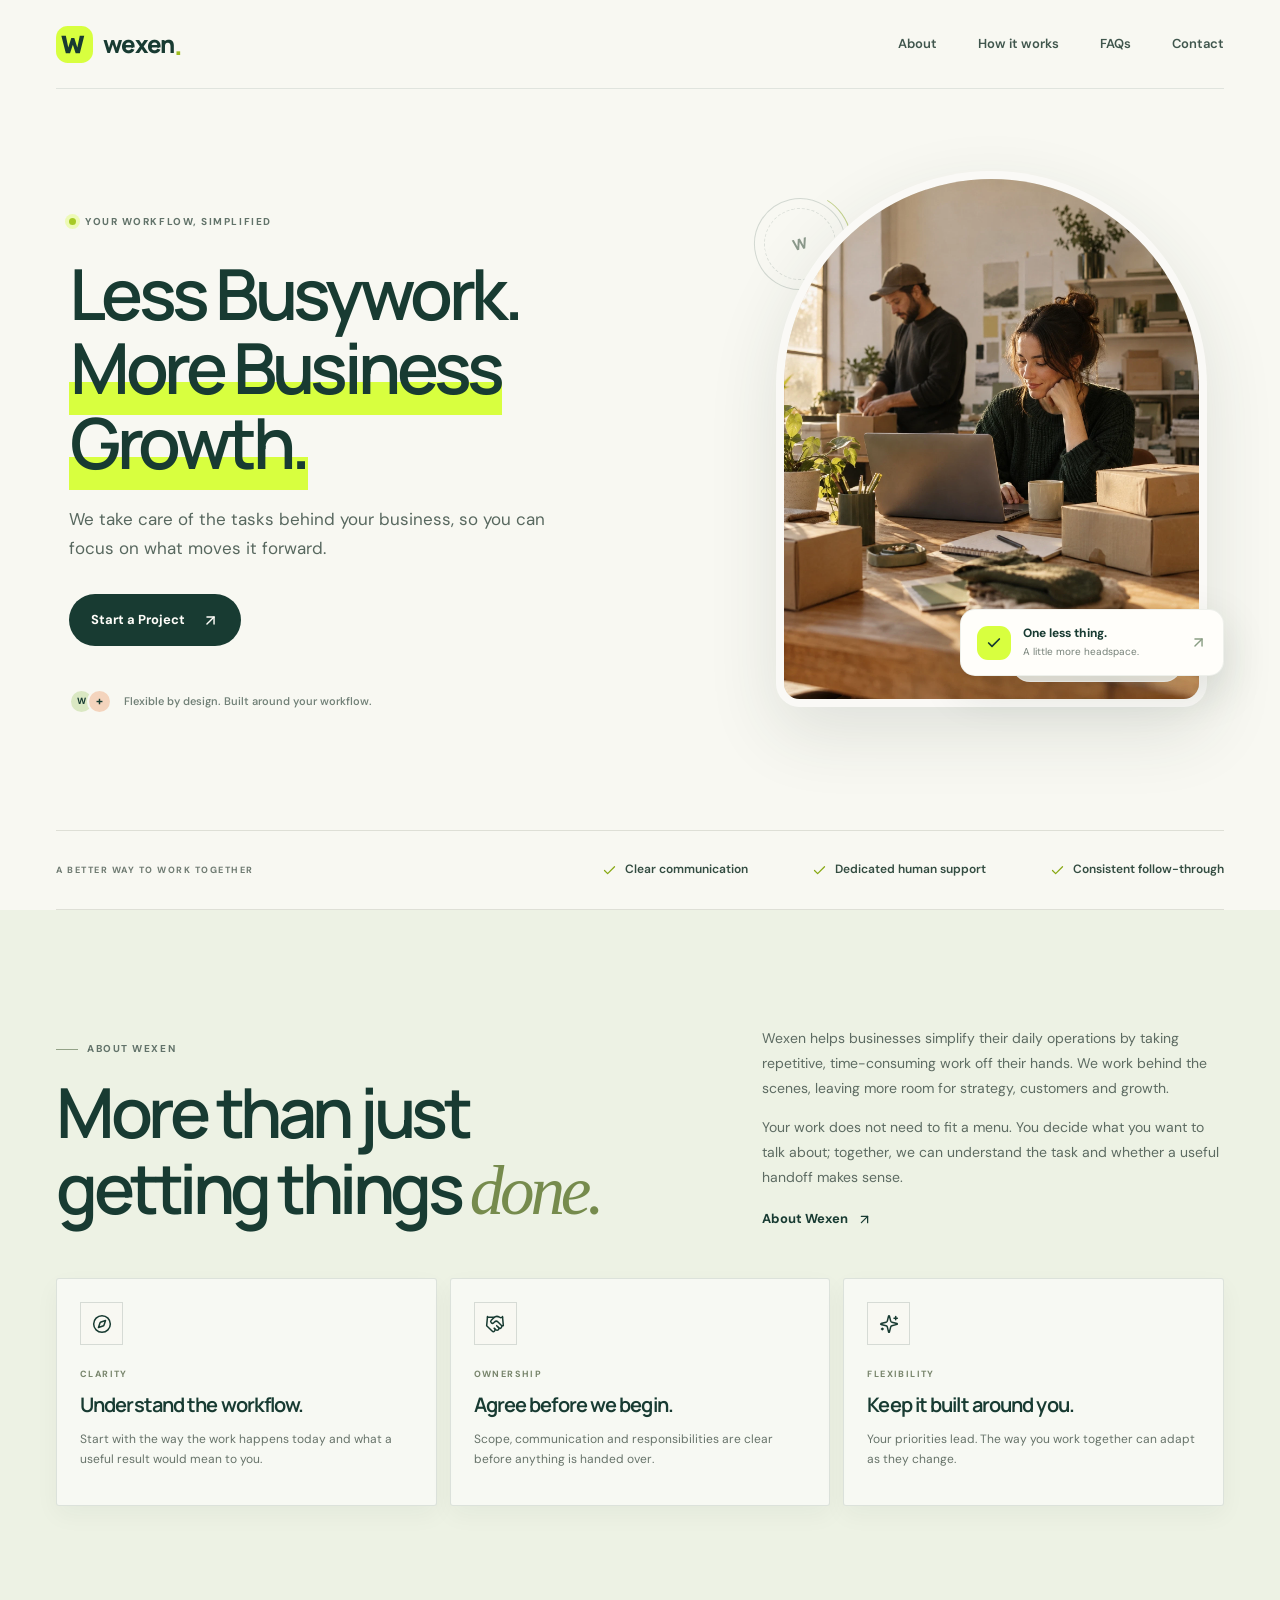
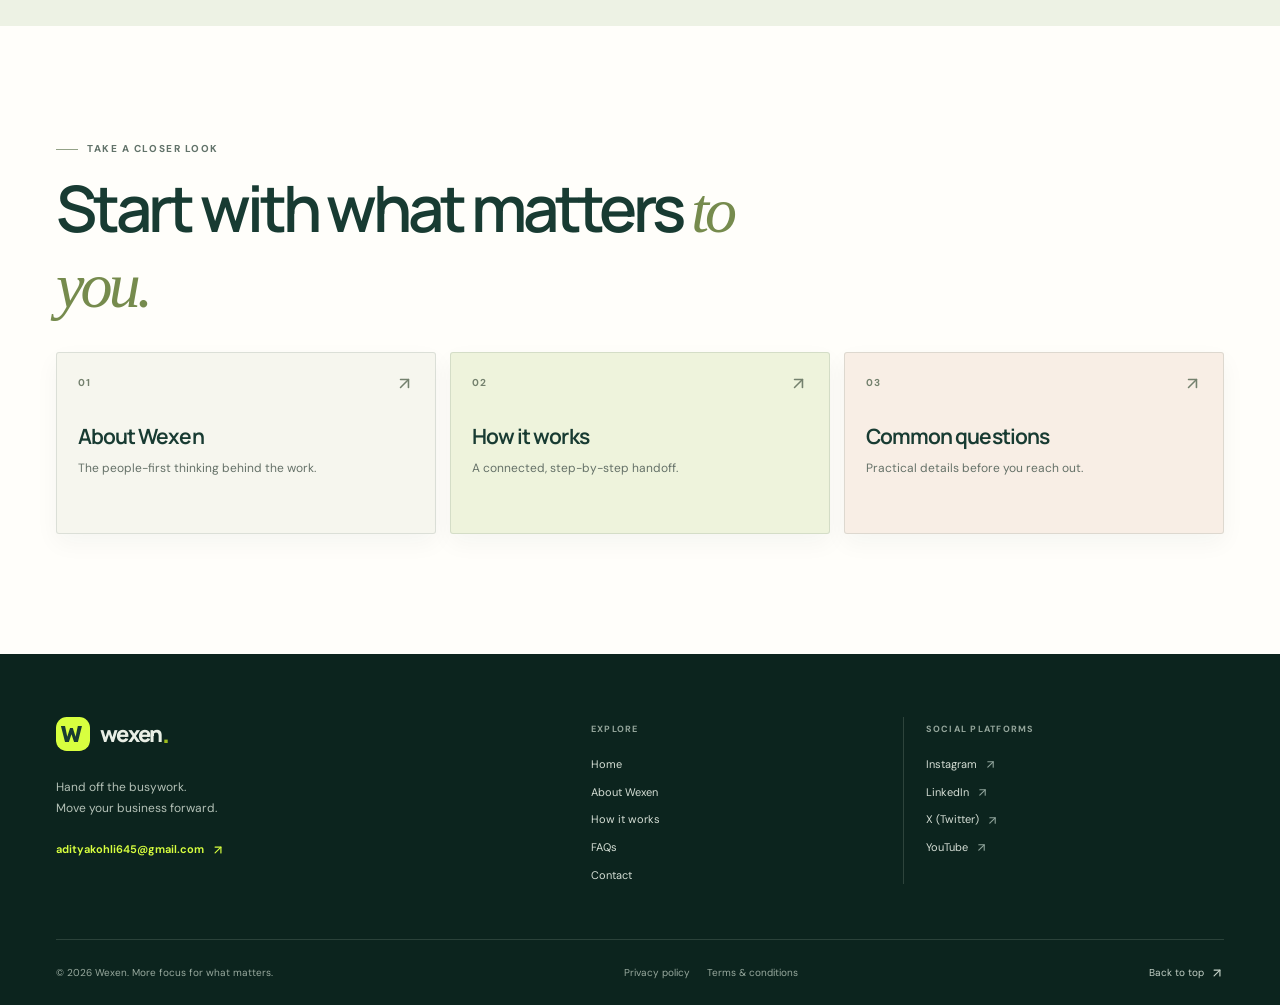
<file: index.html>
<!doctype html>
<html lang="en">
  <head>
    <meta charset="UTF-8" />
    <meta name="viewport" content="width=device-width, initial-scale=1.0" />
    <meta name="theme-color" content="#f8f8f2" />
    <title>Wexen</title>
    <meta
      name="description"
      content="Wexen helps businesses simplify everyday operations, giving people more time for strategy, customers and meaningful progress."
    />
    <meta name="keywords" content="Wexen, business operations, flexible collaboration, workflow support, more focus" />
    <meta property="og:type" content="website" />
    <meta property="og:site_name" content="Wexen" />
    <meta property="og:title" content="Wexen — Less busywork. More business growth." />
    <meta
      property="og:description"
      content="Wexen helps businesses simplify everyday operations, giving people more time for strategy, customers and meaningful progress."
    />
    <meta name="twitter:card" content="summary" />
    <meta name="twitter:title" content="Wexen — Less busywork. More business growth." />
    <meta
      name="twitter:description"
      content="Wexen helps businesses simplify everyday operations, giving people more time for strategy, customers and meaningful progress."
    />
    <link rel="icon" type="image/svg+xml" href="images/wexen-mark.svg" />
    <link rel="preconnect" href="https://fonts.googleapis.com" />
    <link rel="preconnect" href="https://fonts.gstatic.com" crossorigin />
    <link
      href="https://fonts.googleapis.com/css2?family=DM+Sans:wght@400;500;600;700&family=Manrope:wght@400;500;600;700;800&display=swap"
      rel="stylesheet"
    />
    <link rel="stylesheet" href="css/style.css" />
  </head>
  <body>
    <div class="site-shell">
      <a class="skip-link" href="#main-content">Skip to content</a>
      <header class="site-header wrap">
        <a aria-label="Wexen home" href="index.html" class="brand">
          <span class="brand-mark" aria-hidden="true">
            <svg viewBox="0 0 38 38" fill="none">
              <rect width="38" height="38" rx="12" fill="currentColor"></rect>
              <path
                d="M5.5 10h4.6l2.5 12 3.1-9.8h3.1l3.1 9.8 2.5-12h4.6l-4.5 18h-4.3l-2.9-8.8-2.9 8.8h-4.3l-4.6-18Z"
                fill="#183B32"
              ></path>
            </svg>
          </span>
          <span class="brand-name">wexen</span>
          <span class="brand-period" aria-hidden="true">.</span>
        </a>
        <button
          class="menu-toggle"
          type="button"
          aria-label="Open navigation"
          aria-expanded="false"
          aria-controls="primary-navigation"
        >
          <svg
            class="icon-open"
            xmlns="http://www.w3.org/2000/svg"
            width="22"
            height="22"
            viewBox="0 0 24 24"
            fill="none"
            stroke="currentColor"
            stroke-width="2"
            stroke-linecap="round"
            stroke-linejoin="round"
          >
            <line x1="4" x2="20" y1="12" y2="12"></line>
            <line x1="4" x2="20" y1="6" y2="6"></line>
            <line x1="4" x2="20" y1="18" y2="18"></line></svg
          ><svg
            class="icon-close"
            xmlns="http://www.w3.org/2000/svg"
            width="22"
            height="22"
            viewBox="0 0 24 24"
            fill="none"
            stroke="currentColor"
            stroke-width="2"
            stroke-linecap="round"
            stroke-linejoin="round"
          >
            <path d="M18 6 6 18"></path>
            <path d="m6 6 12 12"></path>
          </svg>
        </button>
        <nav id="primary-navigation" class="primary-nav" aria-label="Main navigation">
          <a href="why-wexen.html">About</a>
          <a href="how-it-works.html">How it works</a>
          <a href="faqs.html">FAQs</a>
          <a href="contact.html">Contact</a>
        </nav>
      </header>
      <main id="main-content">
        <div class="home-page">
          <section class="hero wrap" id="top" aria-labelledby="hero-title">
            <div class="hero-copy">
              <p class="eyebrow">
                <span class="eyebrow-dot"></span>
                YOUR WORKFLOW, SIMPLIFIED
              </p>
              <h1 id="hero-title">
                Less Busywork.
                <br />
                <span class="highlight">More Business Growth.</span>
              </h1>
              <p class="hero-intro">
                We take care of the tasks behind your business, so you can focus on what moves it forward.
              </p>
              <div class="hero-actions">
                <a href="contact.html" class="button button-dark">
                  Start a Project
                  <svg
                    xmlns="http://www.w3.org/2000/svg"
                    width="17"
                    height="17"
                    viewBox="0 0 24 24"
                    fill="none"
                    stroke="currentColor"
                    stroke-width="2"
                    stroke-linecap="round"
                    stroke-linejoin="round"
                  >
                    <path d="M7 7h10v10"></path>
                    <path d="M7 17 17 7"></path>
                  </svg>
                </a>
              </div>
              <div class="hero-note">
                <span class="note-avatars" aria-hidden="true">
                  <i>W</i>
                  <i>+</i>
                </span>
                <span>Flexible by design. Built around your workflow.</span>
              </div>
            </div>
            <div class="hero-art" aria-label="A small business team working together">
              <div class="hero-art-frame">
                <img
                  class="hero-image"
                  alt="A small business team sharing work around a table."
                  fetchpriority="high"
                  src="images/wexen-hero.webp"
                />
                <div class="image-stamp">
                  <svg
                    xmlns="http://www.w3.org/2000/svg"
                    width="14"
                    height="14"
                    viewBox="0 0 24 24"
                    fill="none"
                    stroke="currentColor"
                    stroke-width="2"
                    stroke-linecap="round"
                    stroke-linejoin="round"
                  >
                    <path
                      d="M9.937 15.5A2 2 0 0 0 8.5 14.063l-6.135-1.582a.5.5 0 0 1 0-.962L8.5 9.936A2 2 0 0 0 9.937 8.5l1.582-6.135a.5.5 0 0 1 .963 0L14.063 8.5A2 2 0 0 0 15.5 9.937l6.135 1.581a.5.5 0 0 1 0 .964L15.5 14.063a2 2 0 0 0-1.437 1.437l-1.582 6.135a.5.5 0 0 1-.963 0z"
                    ></path>
                    <path d="M20 3v4"></path>
                    <path d="M22 5h-4"></path>
                    <path d="M4 17v2"></path>
                    <path d="M5 18H3"></path>
                  </svg>
                  MORE ROOM TO FOCUS
                </div>
              </div>
              <div class="floating-note">
                <span class="floating-icon">
                  <svg
                    xmlns="http://www.w3.org/2000/svg"
                    width="16"
                    height="16"
                    viewBox="0 0 24 24"
                    fill="none"
                    stroke="currentColor"
                    stroke-width="2.6"
                    stroke-linecap="round"
                    stroke-linejoin="round"
                  >
                    <path d="M20 6 9 17l-5-5"></path>
                  </svg>
                </span>
                <span>
                  <strong>One less thing.</strong>
                  <small>A little more headspace.</small>
                </span>
                <svg
                  xmlns="http://www.w3.org/2000/svg"
                  width="17"
                  height="17"
                  viewBox="0 0 24 24"
                  fill="none"
                  stroke="currentColor"
                  stroke-width="2"
                  stroke-linecap="round"
                  stroke-linejoin="round"
                  class="lucide lucide-arrow-up-right floating-arrow"
                >
                  <path d="M7 7h10v10"></path>
                  <path d="M7 17 17 7"></path>
                </svg>
              </div>
              <div class="hero-orbit" aria-hidden="true"><span>W</span></div>
            </div>
          </section>
          <section class="trust-ribbon wrap" aria-label="Wexen principles">
            <p>A BETTER WAY TO WORK TOGETHER</p>
            <div class="ribbon-items">
              <span>
                <svg
                  xmlns="http://www.w3.org/2000/svg"
                  width="15"
                  height="15"
                  viewBox="0 0 24 24"
                  fill="none"
                  stroke="currentColor"
                  stroke-width="2"
                  stroke-linecap="round"
                  stroke-linejoin="round"
                >
                  <path d="M20 6 9 17l-5-5"></path>
                </svg>
                Clear communication
              </span>
              <span>
                <svg
                  xmlns="http://www.w3.org/2000/svg"
                  width="15"
                  height="15"
                  viewBox="0 0 24 24"
                  fill="none"
                  stroke="currentColor"
                  stroke-width="2"
                  stroke-linecap="round"
                  stroke-linejoin="round"
                >
                  <path d="M20 6 9 17l-5-5"></path>
                </svg>
                Dedicated human support
              </span>
              <span>
                <svg
                  xmlns="http://www.w3.org/2000/svg"
                  width="15"
                  height="15"
                  viewBox="0 0 24 24"
                  fill="none"
                  stroke="currentColor"
                  stroke-width="2"
                  stroke-linecap="round"
                  stroke-linejoin="round"
                >
                  <path d="M20 6 9 17l-5-5"></path>
                </svg>
                Consistent follow-through
              </span>
            </div>
          </section>
          <section class="home-story-section section-pad" aria-labelledby="home-story-title">
            <div class="wrap home-story-layout">
              <div class="home-story-heading">
                <p class="eyebrow">
                  <span class="eyebrow-dash"></span>
                  ABOUT WEXEN
                </p>
                <h2 id="home-story-title">
                  More than just getting things
                  <span class="serif-italic">done.</span>
                </h2>
              </div>
              <div class="home-story-copy">
                <p>
                  Wexen helps businesses simplify their daily operations by taking repetitive, time-consuming work off
                  their hands. We work behind the scenes, leaving more room for strategy, customers and growth.
                </p>
                <p>
                  Your work does not need to fit a menu. You decide what you want to talk about; together, we can
                  understand the task and whether a useful handoff makes sense.
                </p>
                <a href="why-wexen.html" class="text-link">
                  About Wexen
                  <svg
                    xmlns="http://www.w3.org/2000/svg"
                    width="15"
                    height="15"
                    viewBox="0 0 24 24"
                    fill="none"
                    stroke="currentColor"
                    stroke-width="2"
                    stroke-linecap="round"
                    stroke-linejoin="round"
                  >
                    <path d="M7 7h10v10"></path>
                    <path d="M7 17 17 7"></path>
                  </svg>
                </a>
              </div>
            </div>
            <div class="wrap home-principle-grid">
              <article class="home-principle-card">
                <span class="home-principle-icon">
                  <svg
                    xmlns="http://www.w3.org/2000/svg"
                    width="20"
                    height="20"
                    viewBox="0 0 24 24"
                    fill="none"
                    stroke="currentColor"
                    stroke-width="1.8"
                    stroke-linecap="round"
                    stroke-linejoin="round"
                  >
                    <path
                      d="m16.24 7.76-1.804 5.411a2 2 0 0 1-1.265 1.265L7.76 16.24l1.804-5.411a2 2 0 0 1 1.265-1.265z"
                    ></path>
                    <circle cx="12" cy="12" r="10"></circle>
                  </svg>
                </span>
                <p>CLARITY</p>
                <h3>Understand the workflow.</h3>
                <span>Start with the way the work happens today and what a useful result would mean to you.</span>
              </article>
              <article class="home-principle-card">
                <span class="home-principle-icon">
                  <svg
                    xmlns="http://www.w3.org/2000/svg"
                    width="20"
                    height="20"
                    viewBox="0 0 24 24"
                    fill="none"
                    stroke="currentColor"
                    stroke-width="1.8"
                    stroke-linecap="round"
                    stroke-linejoin="round"
                  >
                    <path d="m11 17 2 2a1 1 0 1 0 3-3"></path>
                    <path
                      d="m14 14 2.5 2.5a1 1 0 1 0 3-3l-3.88-3.88a3 3 0 0 0-4.24 0l-.88.88a1 1 0 1 1-3-3l2.81-2.81a5.79 5.79 0 0 1 7.06-.87l.47.28a2 2 0 0 0 1.42.25L21 4"
                    ></path>
                    <path d="m21 3 1 11h-2"></path>
                    <path d="M3 3 2 14l6.5 6.5a1 1 0 1 0 3-3"></path>
                    <path d="M3 4h8"></path>
                  </svg>
                </span>
                <p>OWNERSHIP</p>
                <h3>Agree before we begin.</h3>
                <span>Scope, communication and responsibilities are clear before anything is handed over.</span>
              </article>
              <article class="home-principle-card">
                <span class="home-principle-icon">
                  <svg
                    xmlns="http://www.w3.org/2000/svg"
                    width="20"
                    height="20"
                    viewBox="0 0 24 24"
                    fill="none"
                    stroke="currentColor"
                    stroke-width="1.8"
                    stroke-linecap="round"
                    stroke-linejoin="round"
                  >
                    <path
                      d="M9.937 15.5A2 2 0 0 0 8.5 14.063l-6.135-1.582a.5.5 0 0 1 0-.962L8.5 9.936A2 2 0 0 0 9.937 8.5l1.582-6.135a.5.5 0 0 1 .963 0L14.063 8.5A2 2 0 0 0 15.5 9.937l6.135 1.581a.5.5 0 0 1 0 .964L15.5 14.063a2 2 0 0 0-1.437 1.437l-1.582 6.135a.5.5 0 0 1-.963 0z"
                    ></path>
                    <path d="M20 3v4"></path>
                    <path d="M22 5h-4"></path>
                    <path d="M4 17v2"></path>
                    <path d="M5 18H3"></path>
                  </svg>
                </span>
                <p>FLEXIBILITY</p>
                <h3>Keep it built around you.</h3>
                <span>Your priorities lead. The way you work together can adapt as they change.</span>
              </article>
            </div>
          </section>
          <section class="home-reading-section section-pad" aria-labelledby="home-reading-title">
            <div class="wrap">
              <div class="section-heading home-reading-heading">
                <p class="eyebrow">
                  <span class="eyebrow-dash"></span>
                  TAKE A CLOSER LOOK
                </p>
                <h2 id="home-reading-title">
                  Start with what matters
                  <span class="serif-italic">to you.</span>
                </h2>
              </div>
              <div class="home-reading-grid">
                <a href="why-wexen.html" class="home-reading-card">
                  <span class="reading-card-top">
                    <span>01</span>
                    <svg
                      xmlns="http://www.w3.org/2000/svg"
                      width="19"
                      height="19"
                      viewBox="0 0 24 24"
                      fill="none"
                      stroke="currentColor"
                      stroke-width="2"
                      stroke-linecap="round"
                      stroke-linejoin="round"
                    >
                      <path d="M7 7h10v10"></path>
                      <path d="M7 17 17 7"></path>
                    </svg>
                  </span>
                  <span class="reading-card-title">About Wexen</span>
                  <span class="reading-card-copy">The people-first thinking behind the work.</span>
                </a>
                <a href="how-it-works.html" class="home-reading-card">
                  <span class="reading-card-top">
                    <span>02</span>
                    <svg
                      xmlns="http://www.w3.org/2000/svg"
                      width="19"
                      height="19"
                      viewBox="0 0 24 24"
                      fill="none"
                      stroke="currentColor"
                      stroke-width="2"
                      stroke-linecap="round"
                      stroke-linejoin="round"
                    >
                      <path d="M7 7h10v10"></path>
                      <path d="M7 17 17 7"></path>
                    </svg>
                  </span>
                  <span class="reading-card-title">How it works</span>
                  <span class="reading-card-copy">A connected, step-by-step handoff.</span>
                </a>
                <a href="faqs.html" class="home-reading-card">
                  <span class="reading-card-top">
                    <span>03</span>
                    <svg
                      xmlns="http://www.w3.org/2000/svg"
                      width="19"
                      height="19"
                      viewBox="0 0 24 24"
                      fill="none"
                      stroke="currentColor"
                      stroke-width="2"
                      stroke-linecap="round"
                      stroke-linejoin="round"
                    >
                      <path d="M7 7h10v10"></path>
                      <path d="M7 17 17 7"></path>
                    </svg>
                  </span>
                  <span class="reading-card-title">Common questions</span>
                  <span class="reading-card-copy">Practical details before you reach out.</span>
                </a>
              </div>
            </div>
          </section>
        </div>
      </main>
      <footer class="site-footer">
        <div class="wrap footer-main">
          <div class="footer-brand-column">
            <a aria-label="Wexen home" href="index.html" class="brand footer-brand">
              <span class="brand-mark" aria-hidden="true">
                <svg viewBox="0 0 38 38" fill="none">
                  <rect width="38" height="38" rx="12" fill="currentColor"></rect>
                  <path
                    d="M5.5 10h4.6l2.5 12 3.1-9.8h3.1l3.1 9.8 2.5-12h4.6l-4.5 18h-4.3l-2.9-8.8-2.9 8.8h-4.3l-4.6-18Z"
                    fill="#183B32"
                  ></path>
                </svg>
              </span>
              <span class="brand-name">wexen</span>
              <span class="brand-period" aria-hidden="true">.</span>
            </a>
            <p>
              Hand off the busywork.
              <br />
              Move your business forward.
            </p>
            <a class="footer-email" href="mailto:adityakohli645@gmail.com">
              adityakohli645@gmail.com
              <svg
                xmlns="http://www.w3.org/2000/svg"
                width="14"
                height="14"
                viewBox="0 0 24 24"
                fill="none"
                stroke="currentColor"
                stroke-width="2"
                stroke-linecap="round"
                stroke-linejoin="round"
              >
                <path d="M7 7h10v10"></path>
                <path d="M7 17 17 7"></path>
              </svg>
            </a>
          </div>
          <div class="footer-links-column">
            <h3>EXPLORE</h3>
            <a href="index.html">Home</a>
            <a href="why-wexen.html">About Wexen</a>
            <a href="how-it-works.html">How it works</a>
            <a href="faqs.html">FAQs</a>
            <a href="contact.html">Contact</a>
          </div>
          <div class="footer-links-column footer-social-column">
            <h3>SOCIAL PLATFORMS</h3>
            <a href="https://www.instagram.com/" target="_blank" rel="noopener noreferrer">
              Instagram
              <svg
                xmlns="http://www.w3.org/2000/svg"
                width="13"
                height="13"
                viewBox="0 0 24 24"
                fill="none"
                stroke="currentColor"
                stroke-width="2"
                stroke-linecap="round"
                stroke-linejoin="round"
                aria-hidden="true"
              >
                <path d="M7 7h10v10"></path>
                <path d="M7 17 17 7"></path>
              </svg>
            </a>
            <a href="https://www.linkedin.com/" target="_blank" rel="noopener noreferrer">
              LinkedIn
              <svg
                xmlns="http://www.w3.org/2000/svg"
                width="13"
                height="13"
                viewBox="0 0 24 24"
                fill="none"
                stroke="currentColor"
                stroke-width="2"
                stroke-linecap="round"
                stroke-linejoin="round"
                aria-hidden="true"
              >
                <path d="M7 7h10v10"></path>
                <path d="M7 17 17 7"></path>
              </svg>
            </a>
            <a href="https://x.com/" target="_blank" rel="noopener noreferrer">
              X (Twitter)
              <svg
                xmlns="http://www.w3.org/2000/svg"
                width="13"
                height="13"
                viewBox="0 0 24 24"
                fill="none"
                stroke="currentColor"
                stroke-width="2"
                stroke-linecap="round"
                stroke-linejoin="round"
                aria-hidden="true"
              >
                <path d="M7 7h10v10"></path>
                <path d="M7 17 17 7"></path>
              </svg>
            </a>
            <a href="https://www.youtube.com/" target="_blank" rel="noopener noreferrer">
              YouTube
              <svg
                xmlns="http://www.w3.org/2000/svg"
                width="13"
                height="13"
                viewBox="0 0 24 24"
                fill="none"
                stroke="currentColor"
                stroke-width="2"
                stroke-linecap="round"
                stroke-linejoin="round"
                aria-hidden="true"
              >
                <path d="M7 7h10v10"></path>
                <path d="M7 17 17 7"></path>
              </svg>
            </a>
          </div>
        </div>
        <div class="wrap footer-bottom">
          <span>
            ©
            <span data-year>2026</span>
            Wexen. More focus for what matters.
          </span>
          <div class="legal-details">
            <a href="privacy.html">Privacy policy</a>
            <a href="terms.html">Terms &amp; conditions</a>
          </div>
          <a class="back-top" href="#main-content">
            Back to top
            <svg
              xmlns="http://www.w3.org/2000/svg"
              width="14"
              height="14"
              viewBox="0 0 24 24"
              fill="none"
              stroke="currentColor"
              stroke-width="2"
              stroke-linecap="round"
              stroke-linejoin="round"
            >
              <path d="M7 7h10v10"></path>
              <path d="M7 17 17 7"></path>
            </svg>
          </a>
        </div>
      </footer>
    </div>
    <script src="js/main.js"></script>
  </body>
</html>
</file>
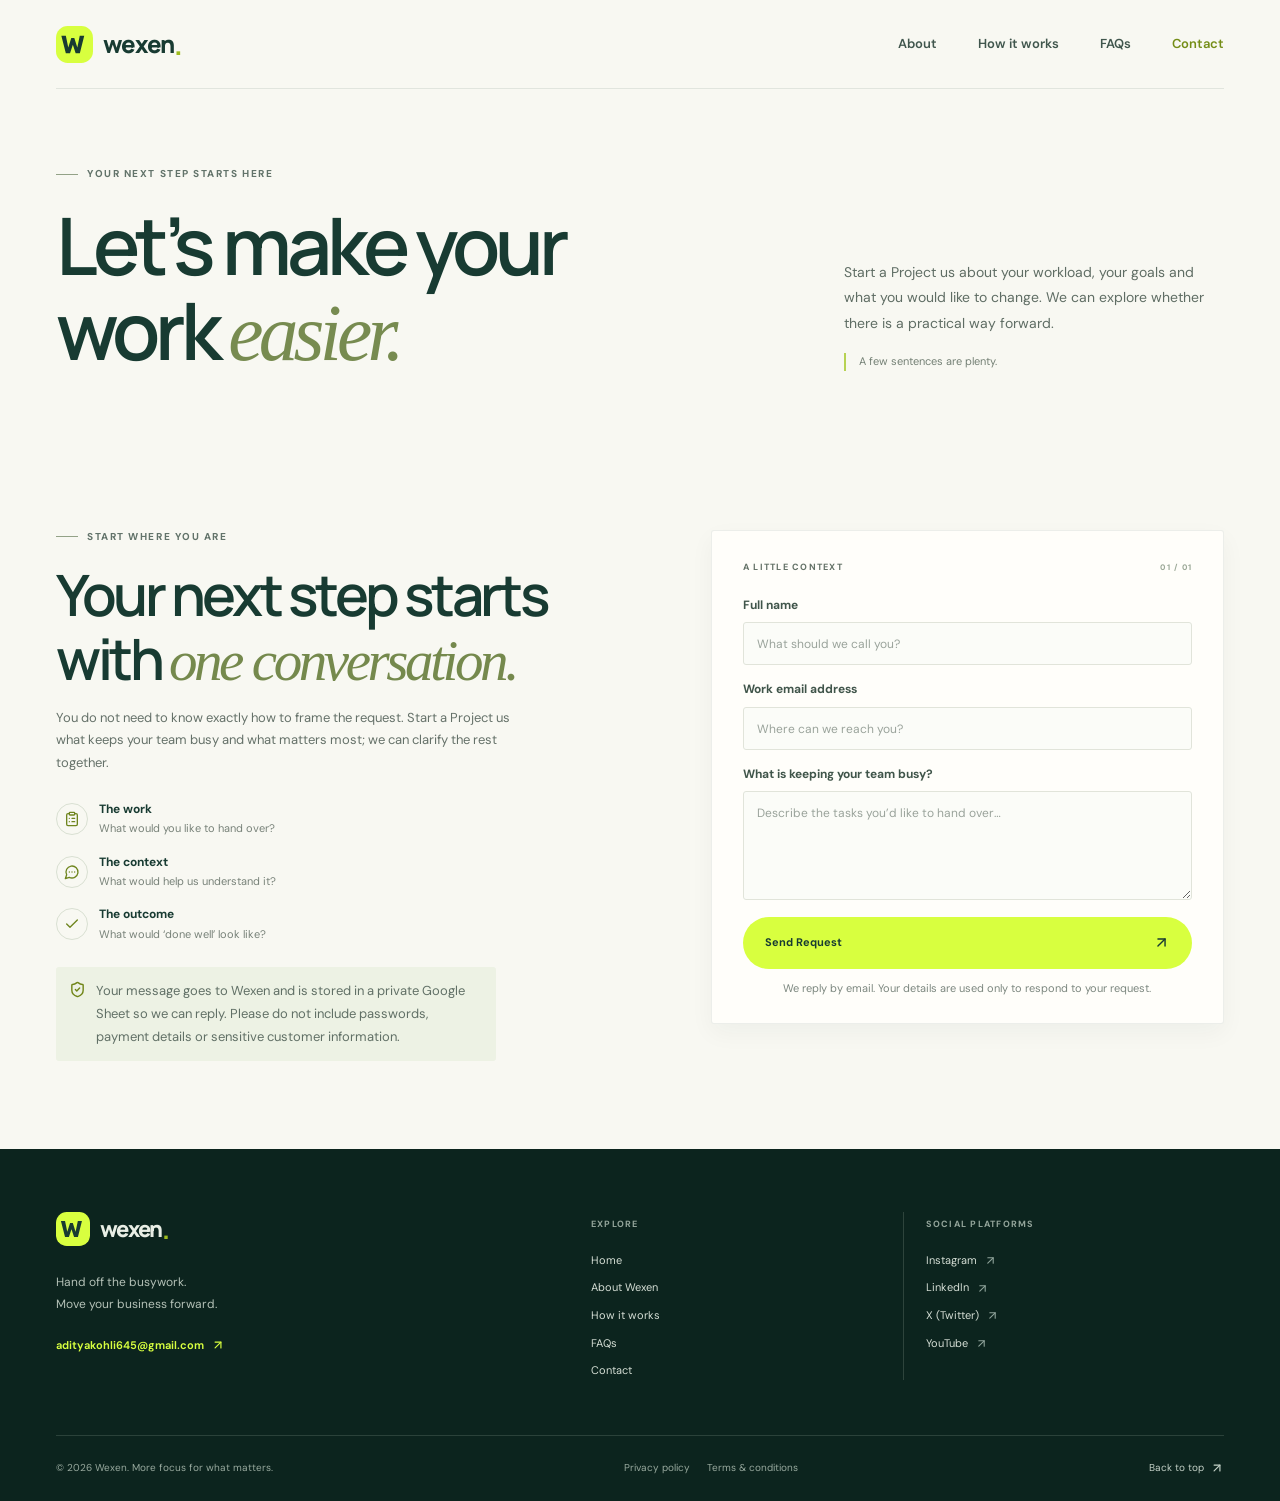
<file: contact.html>
<!doctype html>
<html lang="en">
  <head>
    <meta charset="UTF-8" />
    <meta name="viewport" content="width=device-width, initial-scale=1.0" />
    <meta name="theme-color" content="#f8f8f2" />
    <title>Contact Wexen | Start a Project</title>
    <meta
      name="description"
      content="Start a Project Wexen what is taking your time. Start a conversation and decide together whether a practical handoff is a fit."
    />
    <meta name="keywords" content="contact Wexen, talk about your workload, business inquiry, task handoff" />
    <meta property="og:type" content="website" />
    <meta property="og:site_name" content="Wexen" />
    <meta property="og:title" content="Contact Wexen | Start a Project Us About Your Work" />
    <meta
      property="og:description"
      content="Start a Project Wexen what is taking your time. Start a conversation and decide together whether a practical handoff is a fit."
    />
    <meta name="twitter:card" content="summary" />
    <meta name="twitter:title" content="Contact Wexen | Start a Project Us About Your Work" />
    <meta
      name="twitter:description"
      content="Start a Project Wexen what is taking your time. Start a conversation and decide together whether a practical handoff is a fit."
    />
    <link rel="icon" type="image/svg+xml" href="images/wexen-mark.svg" />
    <link rel="preconnect" href="https://fonts.googleapis.com" />
    <link rel="preconnect" href="https://fonts.gstatic.com" crossorigin />
    <link
      href="https://fonts.googleapis.com/css2?family=DM+Sans:wght@400;500;600;700&family=Manrope:wght@400;500;600;700;800&display=swap"
      rel="stylesheet"
    />
    <link rel="stylesheet" href="css/style.css" />
  </head>
  <body>
    <div class="site-shell">
      <a class="skip-link" href="#main-content">Skip to content</a>
      <header class="site-header wrap">
        <a aria-label="Wexen home" href="index.html" class="brand">
          <span class="brand-mark" aria-hidden="true">
            <svg viewBox="0 0 38 38" fill="none">
              <rect width="38" height="38" rx="12" fill="currentColor"></rect>
              <path
                d="M5.5 10h4.6l2.5 12 3.1-9.8h3.1l3.1 9.8 2.5-12h4.6l-4.5 18h-4.3l-2.9-8.8-2.9 8.8h-4.3l-4.6-18Z"
                fill="#183B32"
              ></path>
            </svg>
          </span>
          <span class="brand-name">wexen</span>
          <span class="brand-period" aria-hidden="true">.</span>
        </a>
        <button
          class="menu-toggle"
          type="button"
          aria-label="Open navigation"
          aria-expanded="false"
          aria-controls="primary-navigation"
        >
          <svg
            class="icon-open"
            xmlns="http://www.w3.org/2000/svg"
            width="22"
            height="22"
            viewBox="0 0 24 24"
            fill="none"
            stroke="currentColor"
            stroke-width="2"
            stroke-linecap="round"
            stroke-linejoin="round"
          >
            <line x1="4" x2="20" y1="12" y2="12"></line>
            <line x1="4" x2="20" y1="6" y2="6"></line>
            <line x1="4" x2="20" y1="18" y2="18"></line></svg
          ><svg
            class="icon-close"
            xmlns="http://www.w3.org/2000/svg"
            width="22"
            height="22"
            viewBox="0 0 24 24"
            fill="none"
            stroke="currentColor"
            stroke-width="2"
            stroke-linecap="round"
            stroke-linejoin="round"
          >
            <path d="M18 6 6 18"></path>
            <path d="m6 6 12 12"></path>
          </svg>
        </button>
        <nav id="primary-navigation" class="primary-nav" aria-label="Main navigation">
          <a href="why-wexen.html">About</a>
          <a href="how-it-works.html">How it works</a>
          <a href="faqs.html">FAQs</a>
          <a href="contact.html" class="is-active" aria-current="page">Contact</a>
        </nav>
      </header>
      <main id="main-content">
        <div class="detail-page contact-page">
          <section class="page-intro wrap">
            <p class="eyebrow">
              <span class="eyebrow-dash"></span>
              YOUR NEXT STEP STARTS HERE
            </p>
            <div class="page-intro-grid">
              <h1>
                Let’s make your work
                <span class="serif-italic">easier.</span>
              </h1>
              <div class="page-intro-aside">
                <p>
                  Start a Project us about your workload, your goals and what you would like to change. We can explore whether
                  there is a practical way forward.
                </p>
                <span class="intro-note">A few sentences are plenty.</span>
              </div>
            </div>
          </section>
          <section class="detail-section wrap contact-detail-grid" aria-labelledby="contact-form-title">
            <div class="contact-detail-aside">
              <p class="eyebrow">
                <span class="eyebrow-dash"></span>
                START WHERE YOU ARE
              </p>
              <h2 id="contact-form-title">
                Your next step starts with
                <span class="serif-italic">one conversation.</span>
              </h2>
              <p>
                You do not need to know exactly how to frame the request. Start a Project us what keeps your team busy and what
                matters most; we can clarify the rest together.
              </p>
              <div class="contact-note-list">
                <div class="contact-note-row">
                  <span class="contact-note-icon">
                    <svg
                      xmlns="http://www.w3.org/2000/svg"
                      width="16"
                      height="16"
                      viewBox="0 0 24 24"
                      fill="none"
                      stroke="currentColor"
                      stroke-width="2"
                      stroke-linecap="round"
                      stroke-linejoin="round"
                    >
                      <rect width="8" height="4" x="8" y="2" rx="1" ry="1"></rect>
                      <path d="M16 4h2a2 2 0 0 1 2 2v14a2 2 0 0 1-2 2H6a2 2 0 0 1-2-2V6a2 2 0 0 1 2-2h2"></path>
                      <path d="M12 11h4"></path>
                      <path d="M12 16h4"></path>
                      <path d="M8 11h.01"></path>
                      <path d="M8 16h.01"></path>
                    </svg>
                  </span>
                  <span>
                    <strong>The work</strong>
                    <small>What would you like to hand over?</small>
                  </span>
                </div>
                <div class="contact-note-row">
                  <span class="contact-note-icon">
                    <svg
                      xmlns="http://www.w3.org/2000/svg"
                      width="16"
                      height="16"
                      viewBox="0 0 24 24"
                      fill="none"
                      stroke="currentColor"
                      stroke-width="2"
                      stroke-linecap="round"
                      stroke-linejoin="round"
                    >
                      <path d="M7.9 20A9 9 0 1 0 4 16.1L2 22Z"></path>
                      <path d="M8 12h.01"></path>
                      <path d="M12 12h.01"></path>
                      <path d="M16 12h.01"></path>
                    </svg>
                  </span>
                  <span>
                    <strong>The context</strong>
                    <small>What would help us understand it?</small>
                  </span>
                </div>
                <div class="contact-note-row">
                  <span class="contact-note-icon">
                    <svg
                      xmlns="http://www.w3.org/2000/svg"
                      width="16"
                      height="16"
                      viewBox="0 0 24 24"
                      fill="none"
                      stroke="currentColor"
                      stroke-width="2"
                      stroke-linecap="round"
                      stroke-linejoin="round"
                    >
                      <path d="M20 6 9 17l-5-5"></path>
                    </svg>
                  </span>
                  <span>
                    <strong>The outcome</strong>
                    <small>What would ‘done well’ look like?</small>
                  </span>
                </div>
              </div>
              <div class="contact-privacy-note">
                <svg
                  xmlns="http://www.w3.org/2000/svg"
                  width="17"
                  height="17"
                  viewBox="0 0 24 24"
                  fill="none"
                  stroke="currentColor"
                  stroke-width="2"
                  stroke-linecap="round"
                  stroke-linejoin="round"
                >
                  <path
                    d="M20 13c0 5-3.5 7.5-7.66 8.95a1 1 0 0 1-.67-.01C7.5 20.5 4 18 4 13V6a1 1 0 0 1 1-1c2 0 4.5-1.2 6.24-2.72a1.17 1.17 0 0 1 1.52 0C14.51 3.81 17 5 19 5a1 1 0 0 1 1 1z"
                  ></path>
                  <path d="m9 12 2 2 4-4"></path>
                </svg>
                <p>
                  Your message goes to Wexen and is stored in a private Google Sheet so we can reply. Please do not
                  include passwords, payment details or sensitive customer information.
                </p>
              </div>
            </div>
            <form class="inquiry-form">
              <div class="form-heading">
                <span>A LITTLE CONTEXT</span>
                <span class="form-step">01 / 01</span>
              </div>
              <label for="inquiry-name">Full name</label>
              <input
                id="inquiry-name"
                placeholder="What should we call you?"
                autocomplete="name"
                required=""
                type="text"
                name="name"
              />
              <label for="inquiry-email">Work email address</label>
              <input
                id="inquiry-email"
                placeholder="Where can we reach you?"
                autocomplete="email"
                required=""
                type="email"
                name="email"
              />
              <label for="inquiry-work">What is keeping your team busy?</label>
              <textarea
                id="inquiry-work"
                name="work"
                rows="4"
                placeholder="Describe the tasks you’d like to hand over…"
                required=""
              ></textarea>
              <div class="hp-field" aria-hidden="true">
                <label for="inquiry-hp">Leave this field empty</label>
                <input id="inquiry-hp" name="hp_field" type="text" tabindex="-1" autocomplete="off" />
              </div>
              <button class="button button-lime form-submit" type="submit">
                <span class="form-submit-label">Send Request</span>
                <svg
                  xmlns="http://www.w3.org/2000/svg"
                  width="17"
                  height="17"
                  viewBox="0 0 24 24"
                  fill="none"
                  stroke="currentColor"
                  stroke-width="2"
                  stroke-linecap="round"
                  stroke-linejoin="round"
                >
                  <path d="M7 7h10v10"></path>
                  <path d="M7 17 17 7"></path>
                </svg>
              </button>
              <p class="form-status" role="status" aria-live="polite" hidden></p>
              <p class="form-note">We reply by email. Your details are used only to respond to your request.</p>
            </form>
          </section>
        </div>
      </main>
      <footer class="site-footer">
        <div class="wrap footer-main">
          <div class="footer-brand-column">
            <a aria-label="Wexen home" href="index.html" class="brand footer-brand">
              <span class="brand-mark" aria-hidden="true">
                <svg viewBox="0 0 38 38" fill="none">
                  <rect width="38" height="38" rx="12" fill="currentColor"></rect>
                  <path
                    d="M5.5 10h4.6l2.5 12 3.1-9.8h3.1l3.1 9.8 2.5-12h4.6l-4.5 18h-4.3l-2.9-8.8-2.9 8.8h-4.3l-4.6-18Z"
                    fill="#183B32"
                  ></path>
                </svg>
              </span>
              <span class="brand-name">wexen</span>
              <span class="brand-period" aria-hidden="true">.</span>
            </a>
            <p>
              Hand off the busywork.
              <br />
              Move your business forward.
            </p>
            <a class="footer-email" href="mailto:adityakohli645@gmail.com">
              adityakohli645@gmail.com
              <svg
                xmlns="http://www.w3.org/2000/svg"
                width="14"
                height="14"
                viewBox="0 0 24 24"
                fill="none"
                stroke="currentColor"
                stroke-width="2"
                stroke-linecap="round"
                stroke-linejoin="round"
              >
                <path d="M7 7h10v10"></path>
                <path d="M7 17 17 7"></path>
              </svg>
            </a>
          </div>
          <div class="footer-links-column">
            <h3>EXPLORE</h3>
            <a href="index.html">Home</a>
            <a href="why-wexen.html">About Wexen</a>
            <a href="how-it-works.html">How it works</a>
            <a href="faqs.html">FAQs</a>
            <a href="contact.html">Contact</a>
          </div>
          <div class="footer-links-column footer-social-column">
            <h3>SOCIAL PLATFORMS</h3>
            <a href="https://www.instagram.com/" target="_blank" rel="noopener noreferrer">
              Instagram
              <svg
                xmlns="http://www.w3.org/2000/svg"
                width="13"
                height="13"
                viewBox="0 0 24 24"
                fill="none"
                stroke="currentColor"
                stroke-width="2"
                stroke-linecap="round"
                stroke-linejoin="round"
                aria-hidden="true"
              >
                <path d="M7 7h10v10"></path>
                <path d="M7 17 17 7"></path>
              </svg>
            </a>
            <a href="https://www.linkedin.com/" target="_blank" rel="noopener noreferrer">
              LinkedIn
              <svg
                xmlns="http://www.w3.org/2000/svg"
                width="13"
                height="13"
                viewBox="0 0 24 24"
                fill="none"
                stroke="currentColor"
                stroke-width="2"
                stroke-linecap="round"
                stroke-linejoin="round"
                aria-hidden="true"
              >
                <path d="M7 7h10v10"></path>
                <path d="M7 17 17 7"></path>
              </svg>
            </a>
            <a href="https://x.com/" target="_blank" rel="noopener noreferrer">
              X (Twitter)
              <svg
                xmlns="http://www.w3.org/2000/svg"
                width="13"
                height="13"
                viewBox="0 0 24 24"
                fill="none"
                stroke="currentColor"
                stroke-width="2"
                stroke-linecap="round"
                stroke-linejoin="round"
                aria-hidden="true"
              >
                <path d="M7 7h10v10"></path>
                <path d="M7 17 17 7"></path>
              </svg>
            </a>
            <a href="https://www.youtube.com/" target="_blank" rel="noopener noreferrer">
              YouTube
              <svg
                xmlns="http://www.w3.org/2000/svg"
                width="13"
                height="13"
                viewBox="0 0 24 24"
                fill="none"
                stroke="currentColor"
                stroke-width="2"
                stroke-linecap="round"
                stroke-linejoin="round"
                aria-hidden="true"
              >
                <path d="M7 7h10v10"></path>
                <path d="M7 17 17 7"></path>
              </svg>
            </a>
          </div>
        </div>
        <div class="wrap footer-bottom">
          <span>
            ©
            <span data-year>2026</span>
            Wexen. More focus for what matters.
          </span>
          <div class="legal-details">
            <a href="privacy.html">Privacy policy</a>
            <a href="terms.html">Terms &amp; conditions</a>
          </div>
          <a class="back-top" href="#main-content">
            Back to top
            <svg
              xmlns="http://www.w3.org/2000/svg"
              width="14"
              height="14"
              viewBox="0 0 24 24"
              fill="none"
              stroke="currentColor"
              stroke-width="2"
              stroke-linecap="round"
              stroke-linejoin="round"
            >
              <path d="M7 7h10v10"></path>
              <path d="M7 17 17 7"></path>
            </svg>
          </a>
        </div>
      </footer>
    </div>
    <script src="config/google-sheet.js"></script>
    <script src="js/main.js"></script>
  </body>
</html>
</file>
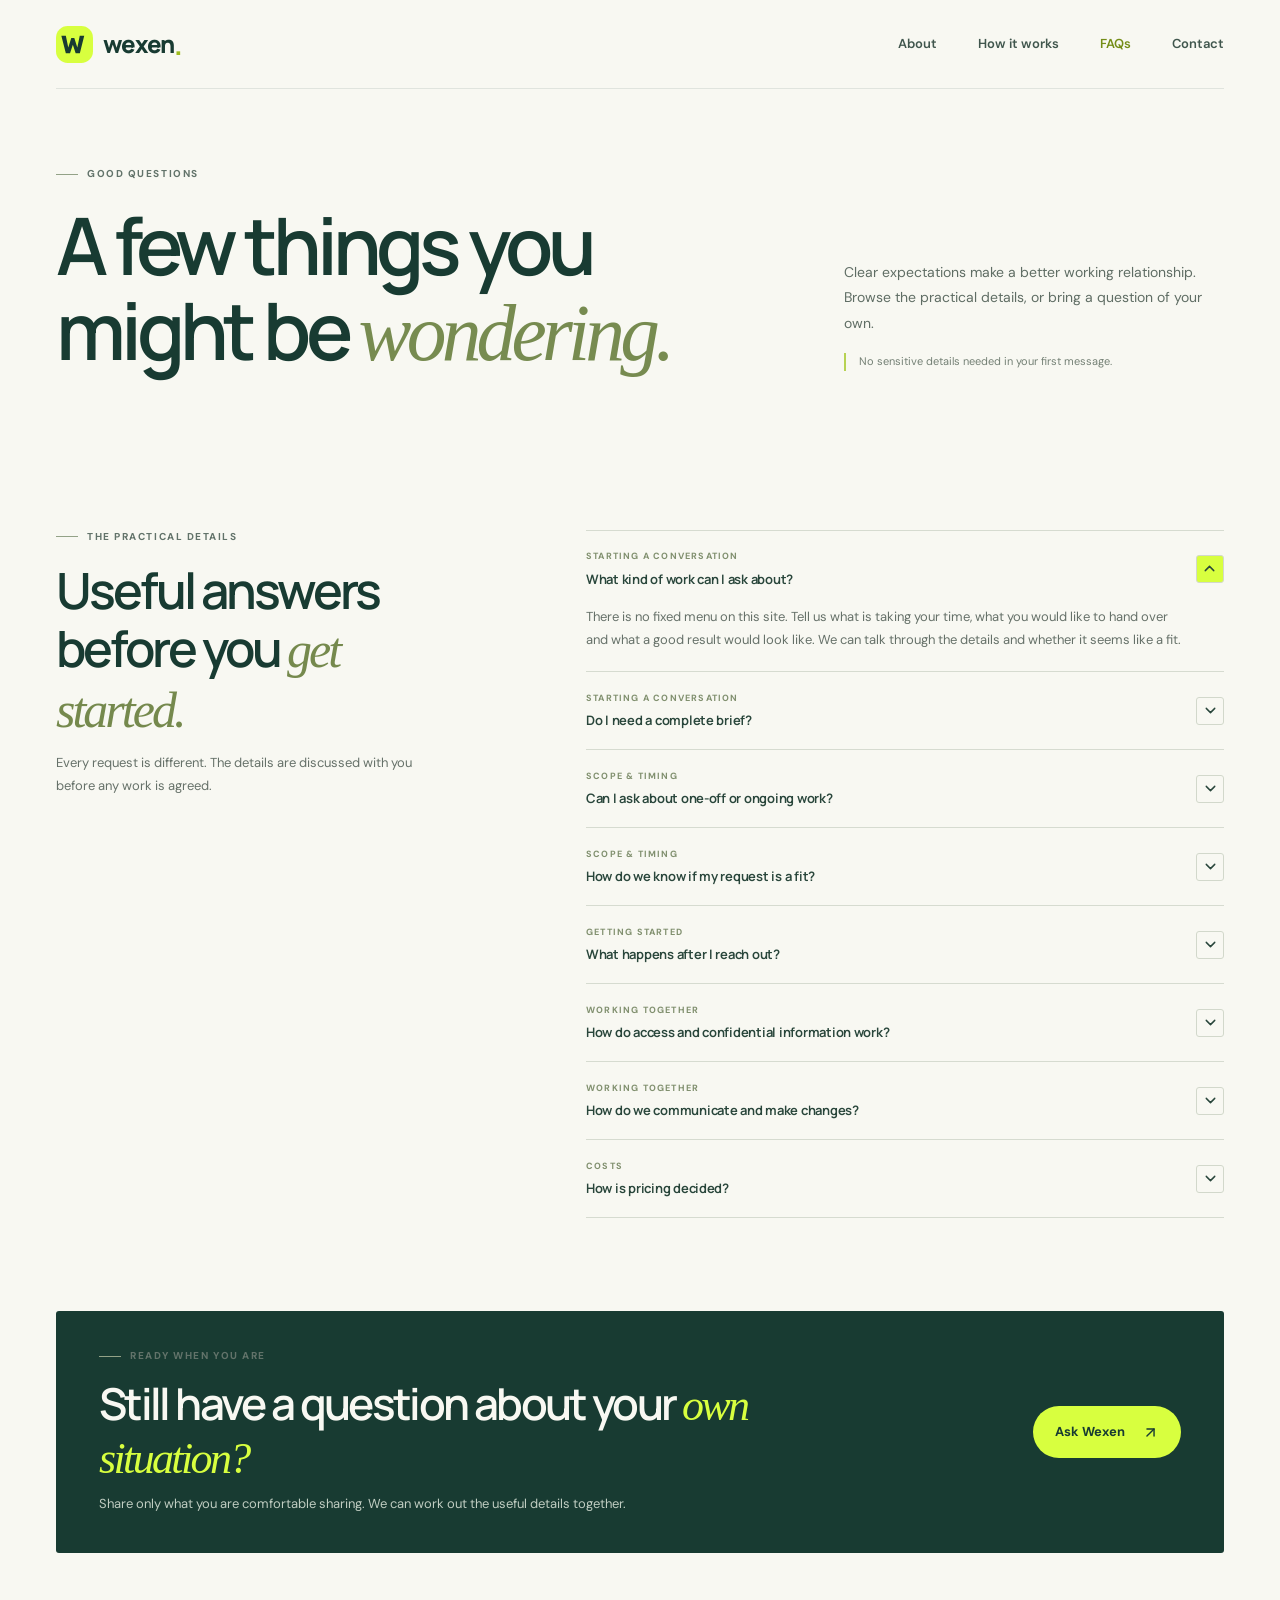
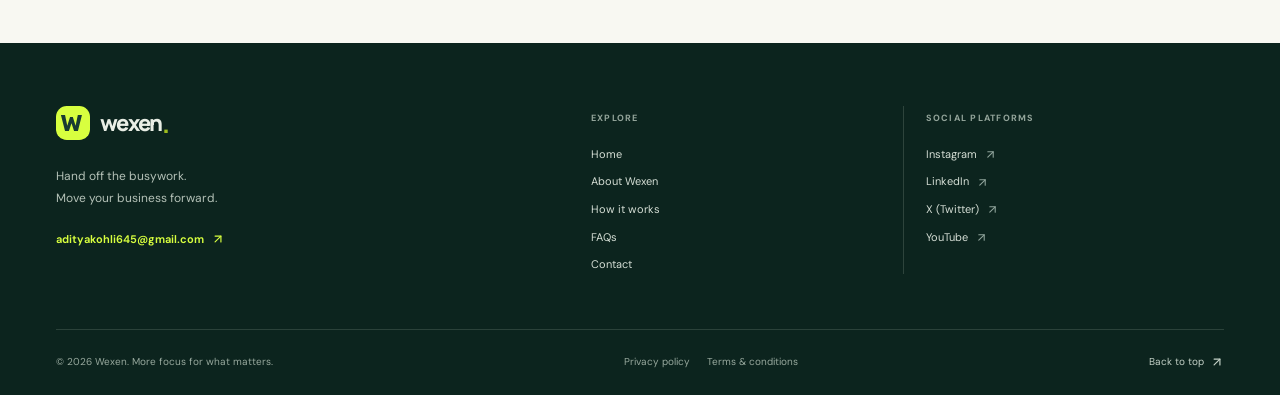
<file: faqs.html>
<!doctype html>
<html lang="en">
  <head>
    <meta charset="UTF-8" />
    <meta name="viewport" content="width=device-width, initial-scale=1.0" />
    <meta name="theme-color" content="#f8f8f2" />
    <title>Frequently Asked Questions | Wexen</title>
    <meta
      name="description"
      content="Answers to common questions about starting a conversation, deciding whether work is a fit, agreeing scope and handling access and pricing."
    />
    <meta
      name="keywords"
      content="Wexen FAQs, business collaboration, task handoff, project scope, communication, pricing"
    />
    <meta property="og:type" content="website" />
    <meta property="og:site_name" content="Wexen" />
    <meta property="og:title" content="Frequently Asked Questions | Wexen" />
    <meta
      property="og:description"
      content="Answers to common questions about starting a conversation, deciding whether work is a fit, agreeing scope and handling access and pricing."
    />
    <meta name="twitter:card" content="summary" />
    <meta name="twitter:title" content="Frequently Asked Questions | Wexen" />
    <meta
      name="twitter:description"
      content="Answers to common questions about starting a conversation, deciding whether work is a fit, agreeing scope and handling access and pricing."
    />
    <link rel="icon" type="image/svg+xml" href="images/wexen-mark.svg" />
    <link rel="preconnect" href="https://fonts.googleapis.com" />
    <link rel="preconnect" href="https://fonts.gstatic.com" crossorigin />
    <link
      href="https://fonts.googleapis.com/css2?family=DM+Sans:wght@400;500;600;700&family=Manrope:wght@400;500;600;700;800&display=swap"
      rel="stylesheet"
    />
    <link rel="stylesheet" href="css/style.css" />
  </head>
  <body>
    <div class="site-shell">
      <a class="skip-link" href="#main-content">Skip to content</a>
      <header class="site-header wrap">
        <a aria-label="Wexen home" href="index.html" class="brand">
          <span class="brand-mark" aria-hidden="true">
            <svg viewBox="0 0 38 38" fill="none">
              <rect width="38" height="38" rx="12" fill="currentColor"></rect>
              <path
                d="M5.5 10h4.6l2.5 12 3.1-9.8h3.1l3.1 9.8 2.5-12h4.6l-4.5 18h-4.3l-2.9-8.8-2.9 8.8h-4.3l-4.6-18Z"
                fill="#183B32"
              ></path>
            </svg>
          </span>
          <span class="brand-name">wexen</span>
          <span class="brand-period" aria-hidden="true">.</span>
        </a>
        <button
          class="menu-toggle"
          type="button"
          aria-label="Open navigation"
          aria-expanded="false"
          aria-controls="primary-navigation"
        >
          <svg
            class="icon-open"
            xmlns="http://www.w3.org/2000/svg"
            width="22"
            height="22"
            viewBox="0 0 24 24"
            fill="none"
            stroke="currentColor"
            stroke-width="2"
            stroke-linecap="round"
            stroke-linejoin="round"
          >
            <line x1="4" x2="20" y1="12" y2="12"></line>
            <line x1="4" x2="20" y1="6" y2="6"></line>
            <line x1="4" x2="20" y1="18" y2="18"></line></svg
          ><svg
            class="icon-close"
            xmlns="http://www.w3.org/2000/svg"
            width="22"
            height="22"
            viewBox="0 0 24 24"
            fill="none"
            stroke="currentColor"
            stroke-width="2"
            stroke-linecap="round"
            stroke-linejoin="round"
          >
            <path d="M18 6 6 18"></path>
            <path d="m6 6 12 12"></path>
          </svg>
        </button>
        <nav id="primary-navigation" class="primary-nav" aria-label="Main navigation">
          <a href="why-wexen.html">About</a>
          <a href="how-it-works.html">How it works</a>
          <a href="faqs.html" class="is-active" aria-current="page">FAQs</a>
          <a href="contact.html">Contact</a>
        </nav>
      </header>
      <main id="main-content">
        <div class="detail-page">
          <section class="page-intro wrap">
            <p class="eyebrow">
              <span class="eyebrow-dash"></span>
              GOOD QUESTIONS
            </p>
            <div class="page-intro-grid">
              <h1>
                A few things you might be
                <span class="serif-italic">wondering.</span>
              </h1>
              <div class="page-intro-aside">
                <p>
                  Clear expectations make a better working relationship. Browse the practical details, or bring a
                  question of your own.
                </p>
                <span class="intro-note">No sensitive details needed in your first message.</span>
              </div>
            </div>
          </section>
          <section class="detail-section wrap" aria-labelledby="faq-page-title">
            <div class="faq-page-layout">
              <div class="faq-page-aside">
                <p class="eyebrow">
                  <span class="eyebrow-dash"></span>
                  THE PRACTICAL DETAILS
                </p>
                <h2 id="faq-page-title">
                  Useful answers before you
                  <span class="serif-italic">get started.</span>
                </h2>
                <p>Every request is different. The details are discussed with you before any work is agreed.</p>
              </div>
              <div class="faq-list faq-list-detail">
                <details class="faq-item" open="">
                  <summary>
                    <span>
                      <small class="faq-category">STARTING A CONVERSATION</small>
                      What kind of work can I ask about?
                    </span>
                    <span class="faq-toggle">
                      <svg
                        xmlns="http://www.w3.org/2000/svg"
                        width="17"
                        height="17"
                        viewBox="0 0 24 24"
                        fill="none"
                        stroke="currentColor"
                        stroke-width="2"
                        stroke-linecap="round"
                        stroke-linejoin="round"
                      >
                        <path d="m6 9 6 6 6-6"></path>
                      </svg>
                    </span>
                  </summary>
                  <p>
                    There is no fixed menu on this site. Tell us what is taking your time, what you would like to hand
                    over and what a good result would look like. We can talk through the details and whether it seems
                    like a fit.
                  </p>
                </details>
                <details class="faq-item">
                  <summary>
                    <span>
                      <small class="faq-category">STARTING A CONVERSATION</small>
                      Do I need a complete brief?
                    </span>
                    <span class="faq-toggle">
                      <svg
                        xmlns="http://www.w3.org/2000/svg"
                        width="17"
                        height="17"
                        viewBox="0 0 24 24"
                        fill="none"
                        stroke="currentColor"
                        stroke-width="2"
                        stroke-linecap="round"
                        stroke-linejoin="round"
                      >
                        <path d="m6 9 6 6 6-6"></path>
                      </svg>
                    </span>
                  </summary>
                  <p>
                    No. A few sentences about the task, what usually triggers it and what you need from it are enough to
                    start. We can clarify the rest together.
                  </p>
                </details>
                <details class="faq-item">
                  <summary>
                    <span>
                      <small class="faq-category">SCOPE &amp; TIMING</small>
                      Can I ask about one-off or ongoing work?
                    </span>
                    <span class="faq-toggle">
                      <svg
                        xmlns="http://www.w3.org/2000/svg"
                        width="17"
                        height="17"
                        viewBox="0 0 24 24"
                        fill="none"
                        stroke="currentColor"
                        stroke-width="2"
                        stroke-linecap="round"
                        stroke-linejoin="round"
                      >
                        <path d="m6 9 6 6 6-6"></path>
                      </svg>
                    </span>
                  </summary>
                  <p>
                    You can bring either kind of request. The possible scope, timing and next step depend on the
                    details, and nothing is agreed until both sides confirm it.
                  </p>
                </details>
                <details class="faq-item">
                  <summary>
                    <span>
                      <small class="faq-category">SCOPE &amp; TIMING</small>
                      How do we know if my request is a fit?
                    </span>
                    <span class="faq-toggle">
                      <svg
                        xmlns="http://www.w3.org/2000/svg"
                        width="17"
                        height="17"
                        viewBox="0 0 24 24"
                        fill="none"
                        stroke="currentColor"
                        stroke-width="2"
                        stroke-linecap="round"
                        stroke-linejoin="round"
                      >
                        <path d="m6 9 6 6 6-6"></path>
                      </svg>
                    </span>
                  </summary>
                  <p>
                    We will learn what the work involves, the outcome you expect, the information available and any
                    constraints. Wexen can then tell you whether it appears within its capabilities and what a practical
                    next step might be.
                  </p>
                </details>
                <details class="faq-item">
                  <summary>
                    <span>
                      <small class="faq-category">GETTING STARTED</small>
                      What happens after I reach out?
                    </span>
                    <span class="faq-toggle">
                      <svg
                        xmlns="http://www.w3.org/2000/svg"
                        width="17"
                        height="17"
                        viewBox="0 0 24 24"
                        fill="none"
                        stroke="currentColor"
                        stroke-width="2"
                        stroke-linecap="round"
                        stroke-linejoin="round"
                      >
                        <path d="m6 9 6 6 6-6"></path>
                      </svg>
                    </span>
                  </summary>
                  <p>
                    Your inquiry is sent to Wexen through the contact form. Wexen can then follow up to
                    understand the request. Any scope, fees, timing and responsibilities are agreed before work begins.
                  </p>
                </details>
                <details class="faq-item">
                  <summary>
                    <span>
                      <small class="faq-category">WORKING TOGETHER</small>
                      How do access and confidential information work?
                    </span>
                    <span class="faq-toggle">
                      <svg
                        xmlns="http://www.w3.org/2000/svg"
                        width="17"
                        height="17"
                        viewBox="0 0 24 24"
                        fill="none"
                        stroke="currentColor"
                        stroke-width="2"
                        stroke-linecap="round"
                        stroke-linejoin="round"
                      >
                        <path d="m6 9 6 6 6-6"></path>
                      </svg>
                    </span>
                  </summary>
                  <p>
                    Only share information or access you are authorised to provide. Agree on the necessary permissions
                    and a suitable sharing method before work starts. Do not include passwords, payment details or
                    sensitive customer information in the public inquiry form.
                  </p>
                </details>
                <details class="faq-item">
                  <summary>
                    <span>
                      <small class="faq-category">WORKING TOGETHER</small>
                      How do we communicate and make changes?
                    </span>
                    <span class="faq-toggle">
                      <svg
                        xmlns="http://www.w3.org/2000/svg"
                        width="17"
                        height="17"
                        viewBox="0 0 24 24"
                        fill="none"
                        stroke="currentColor"
                        stroke-width="2"
                        stroke-linecap="round"
                        stroke-linejoin="round"
                      >
                        <path d="m6 9 6 6 6-6"></path>
                      </svg>
                    </span>
                  </summary>
                  <p>
                    Agree on a practical channel and update rhythm for the work. If your priorities or requirements
                    change, discuss them before changing the agreed scope or timeline.
                  </p>
                </details>
                <details class="faq-item">
                  <summary>
                    <span>
                      <small class="faq-category">COSTS</small>
                      How is pricing decided?
                    </span>
                    <span class="faq-toggle">
                      <svg
                        xmlns="http://www.w3.org/2000/svg"
                        width="17"
                        height="17"
                        viewBox="0 0 24 24"
                        fill="none"
                        stroke="currentColor"
                        stroke-width="2"
                        stroke-linecap="round"
                        stroke-linejoin="round"
                      >
                        <path d="m6 9 6 6 6-6"></path>
                      </svg>
                    </span>
                  </summary>
                  <p>
                    There is no public rate card here. Charges, payment timing and any additional costs are discussed
                    and agreed before work begins.
                  </p>
                </details>
              </div>
            </div>
          </section>
          <section class="detail-cta wrap">
            <div>
              <p class="eyebrow">
                <span class="eyebrow-dash"></span>
                READY WHEN YOU ARE
              </p>
              <h2>
                Still have a question about your
                <span class="serif-italic">own situation?</span>
              </h2>
              <p class="detail-cta-copy">
                Share only what you are comfortable sharing. We can work out the useful details together.
              </p>
            </div>
            <a href="contact.html" class="button button-lime">
              Ask Wexen
              <svg
                xmlns="http://www.w3.org/2000/svg"
                width="17"
                height="17"
                viewBox="0 0 24 24"
                fill="none"
                stroke="currentColor"
                stroke-width="2"
                stroke-linecap="round"
                stroke-linejoin="round"
              >
                <path d="M7 7h10v10"></path>
                <path d="M7 17 17 7"></path>
              </svg>
            </a>
          </section>
        </div>
      </main>
      <footer class="site-footer">
        <div class="wrap footer-main">
          <div class="footer-brand-column">
            <a aria-label="Wexen home" href="index.html" class="brand footer-brand">
              <span class="brand-mark" aria-hidden="true">
                <svg viewBox="0 0 38 38" fill="none">
                  <rect width="38" height="38" rx="12" fill="currentColor"></rect>
                  <path
                    d="M5.5 10h4.6l2.5 12 3.1-9.8h3.1l3.1 9.8 2.5-12h4.6l-4.5 18h-4.3l-2.9-8.8-2.9 8.8h-4.3l-4.6-18Z"
                    fill="#183B32"
                  ></path>
                </svg>
              </span>
              <span class="brand-name">wexen</span>
              <span class="brand-period" aria-hidden="true">.</span>
            </a>
            <p>
              Hand off the busywork.
              <br />
              Move your business forward.
            </p>
            <a class="footer-email" href="mailto:adityakohli645@gmail.com">
              adityakohli645@gmail.com
              <svg
                xmlns="http://www.w3.org/2000/svg"
                width="14"
                height="14"
                viewBox="0 0 24 24"
                fill="none"
                stroke="currentColor"
                stroke-width="2"
                stroke-linecap="round"
                stroke-linejoin="round"
              >
                <path d="M7 7h10v10"></path>
                <path d="M7 17 17 7"></path>
              </svg>
            </a>
          </div>
          <div class="footer-links-column">
            <h3>EXPLORE</h3>
            <a href="index.html">Home</a>
            <a href="why-wexen.html">About Wexen</a>
            <a href="how-it-works.html">How it works</a>
            <a href="faqs.html">FAQs</a>
            <a href="contact.html">Contact</a>
          </div>
          <div class="footer-links-column footer-social-column">
            <h3>SOCIAL PLATFORMS</h3>
            <a href="https://www.instagram.com/" target="_blank" rel="noopener noreferrer">
              Instagram
              <svg
                xmlns="http://www.w3.org/2000/svg"
                width="13"
                height="13"
                viewBox="0 0 24 24"
                fill="none"
                stroke="currentColor"
                stroke-width="2"
                stroke-linecap="round"
                stroke-linejoin="round"
                aria-hidden="true"
              >
                <path d="M7 7h10v10"></path>
                <path d="M7 17 17 7"></path>
              </svg>
            </a>
            <a href="https://www.linkedin.com/" target="_blank" rel="noopener noreferrer">
              LinkedIn
              <svg
                xmlns="http://www.w3.org/2000/svg"
                width="13"
                height="13"
                viewBox="0 0 24 24"
                fill="none"
                stroke="currentColor"
                stroke-width="2"
                stroke-linecap="round"
                stroke-linejoin="round"
                aria-hidden="true"
              >
                <path d="M7 7h10v10"></path>
                <path d="M7 17 17 7"></path>
              </svg>
            </a>
            <a href="https://x.com/" target="_blank" rel="noopener noreferrer">
              X (Twitter)
              <svg
                xmlns="http://www.w3.org/2000/svg"
                width="13"
                height="13"
                viewBox="0 0 24 24"
                fill="none"
                stroke="currentColor"
                stroke-width="2"
                stroke-linecap="round"
                stroke-linejoin="round"
                aria-hidden="true"
              >
                <path d="M7 7h10v10"></path>
                <path d="M7 17 17 7"></path>
              </svg>
            </a>
            <a href="https://www.youtube.com/" target="_blank" rel="noopener noreferrer">
              YouTube
              <svg
                xmlns="http://www.w3.org/2000/svg"
                width="13"
                height="13"
                viewBox="0 0 24 24"
                fill="none"
                stroke="currentColor"
                stroke-width="2"
                stroke-linecap="round"
                stroke-linejoin="round"
                aria-hidden="true"
              >
                <path d="M7 7h10v10"></path>
                <path d="M7 17 17 7"></path>
              </svg>
            </a>
          </div>
        </div>
        <div class="wrap footer-bottom">
          <span>
            ©
            <span data-year>2026</span>
            Wexen. More focus for what matters.
          </span>
          <div class="legal-details">
            <a href="privacy.html">Privacy policy</a>
            <a href="terms.html">Terms &amp; conditions</a>
          </div>
          <a class="back-top" href="#main-content">
            Back to top
            <svg
              xmlns="http://www.w3.org/2000/svg"
              width="14"
              height="14"
              viewBox="0 0 24 24"
              fill="none"
              stroke="currentColor"
              stroke-width="2"
              stroke-linecap="round"
              stroke-linejoin="round"
            >
              <path d="M7 7h10v10"></path>
              <path d="M7 17 17 7"></path>
            </svg>
          </a>
        </div>
      </footer>
    </div>
    <script src="js/main.js"></script>
  </body>
</html>
</file>
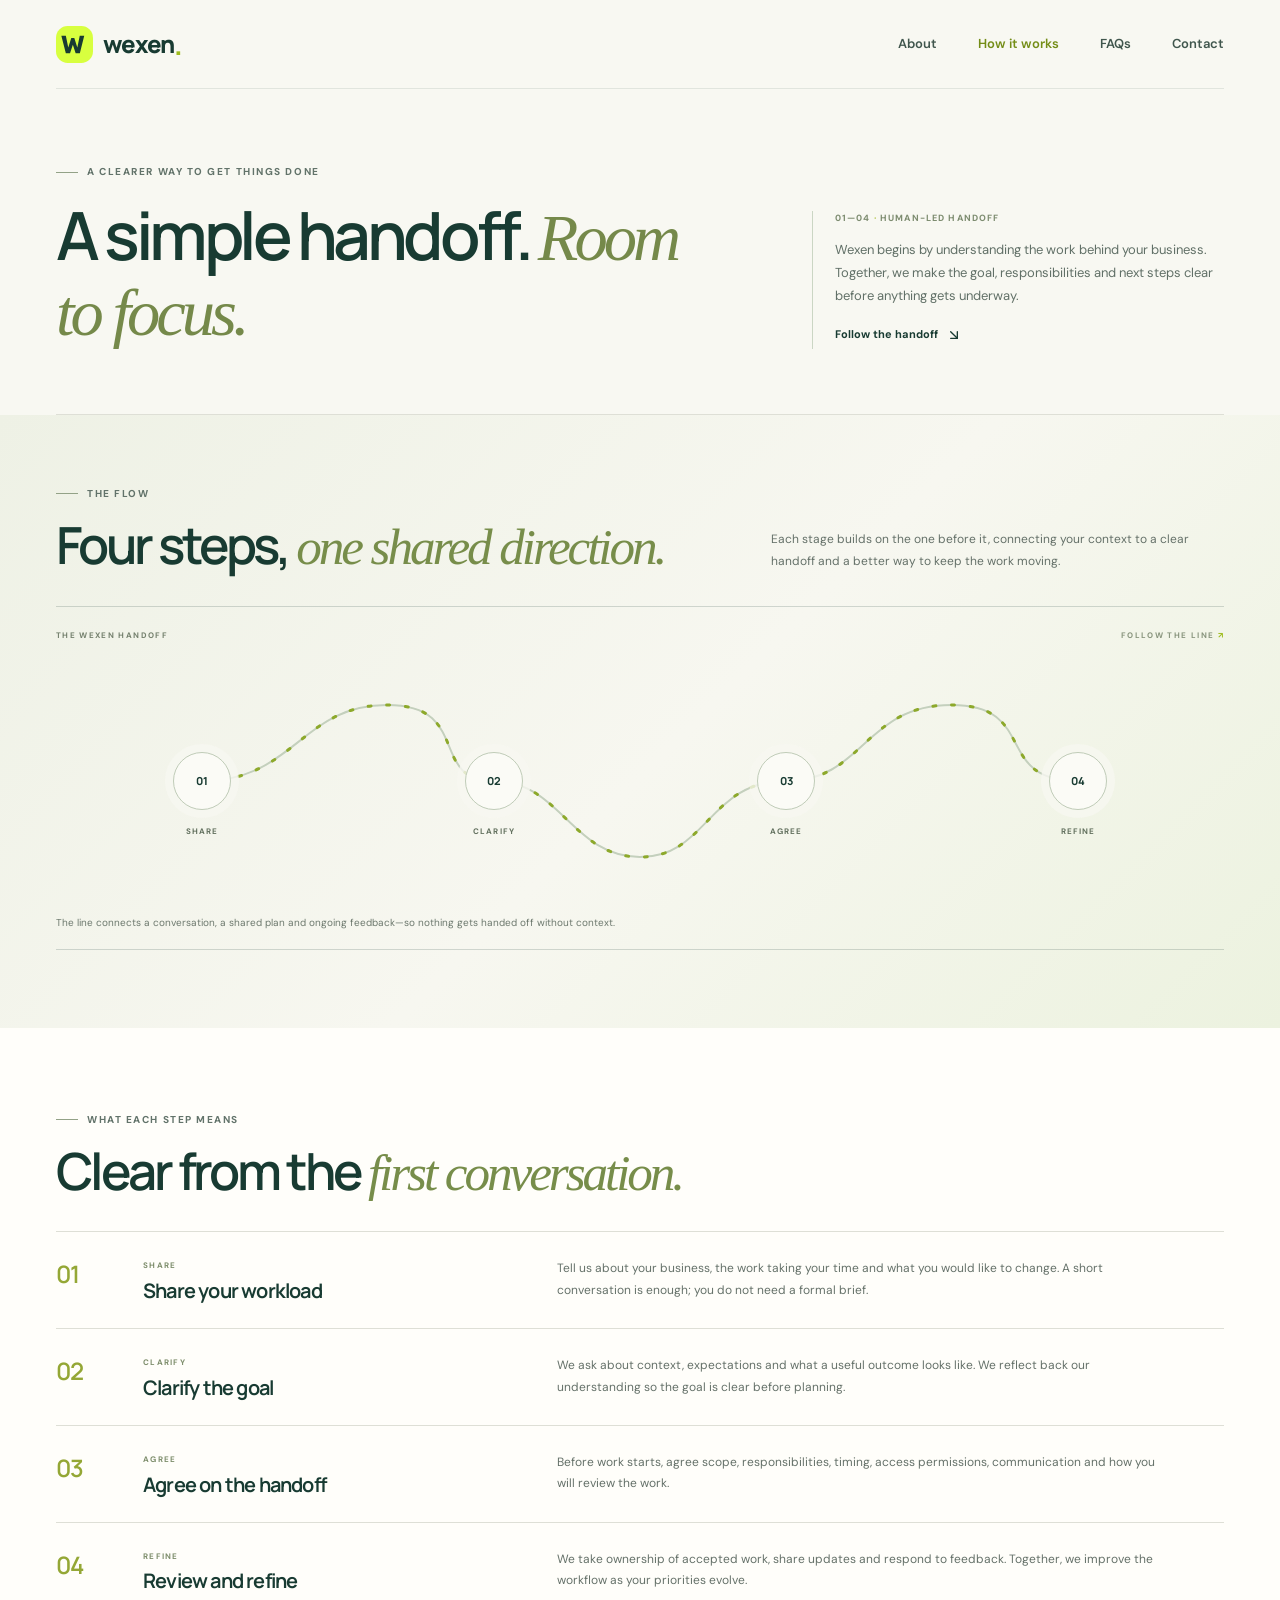
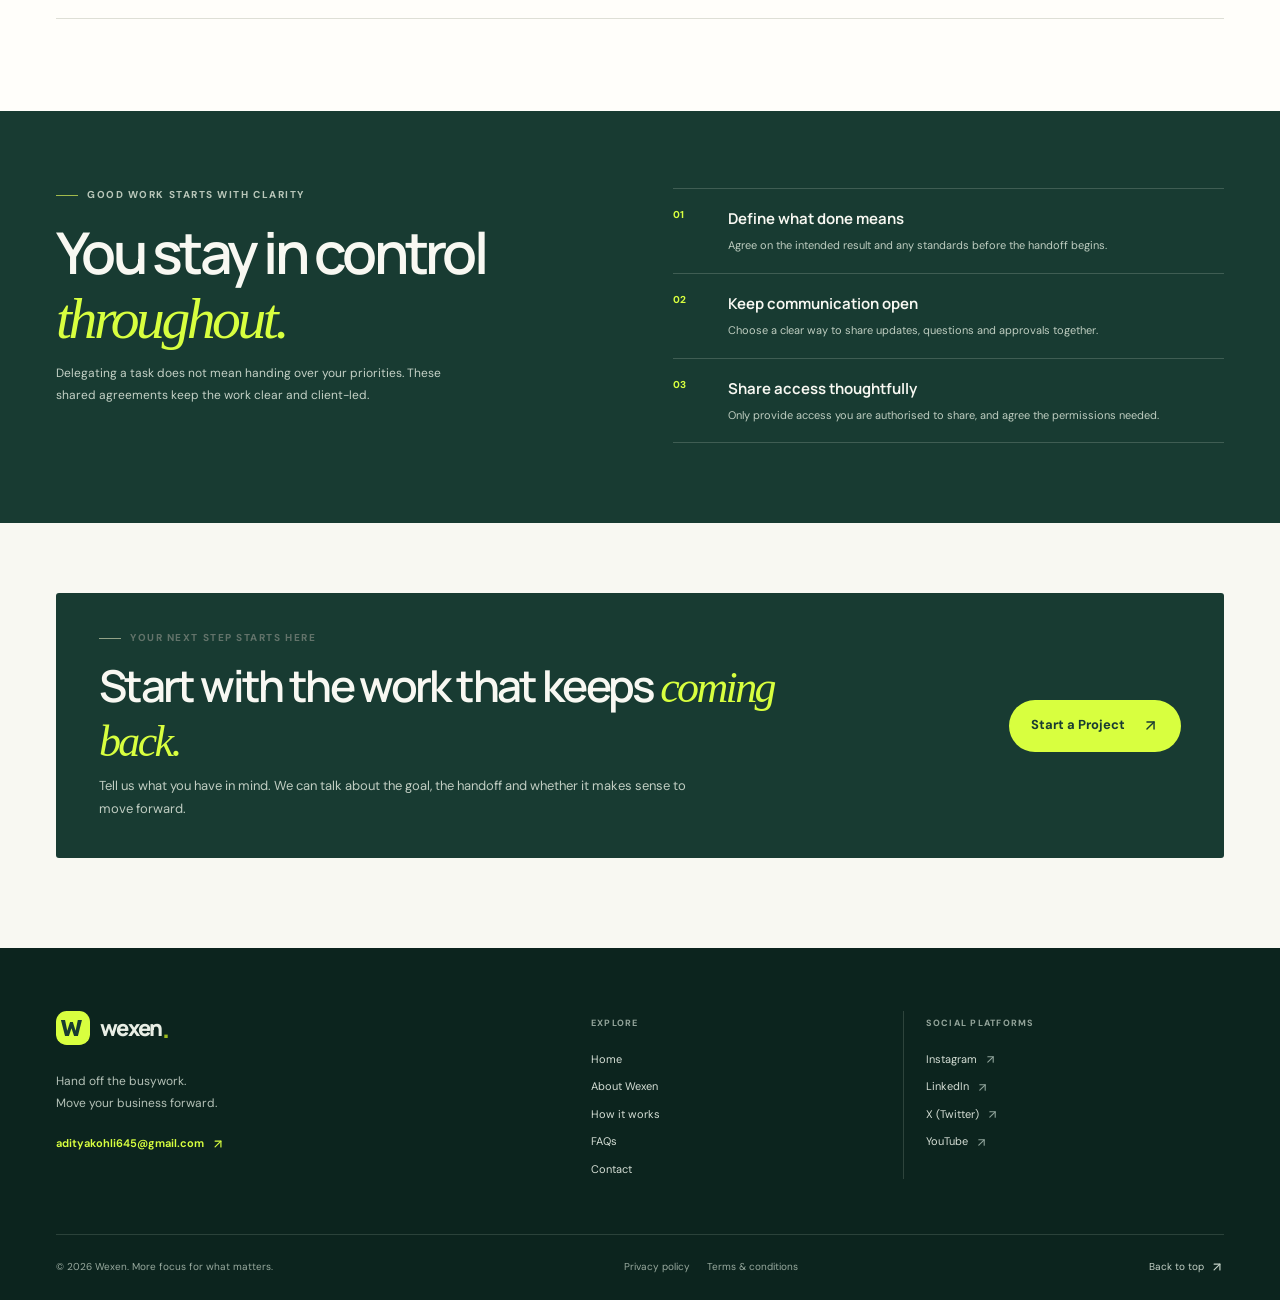
<file: how-it-works.html>
<!doctype html>
<html lang="en">
  <head>
    <meta charset="UTF-8" />
    <meta name="viewport" content="width=device-width, initial-scale=1.0" />
    <meta name="theme-color" content="#f8f8f2" />
    <title>How Wexen Works | A Clearer Way to Collaborate</title>
    <meta
      name="description"
      content="See the Wexen handoff process: share the workload, clarify the goal, agree on a workflow, then review and improve together."
    />
    <meta
      name="keywords"
      content="how Wexen works, handoff process, business collaboration, clear workflow, project handoff"
    />
    <meta property="og:type" content="website" />
    <meta property="og:site_name" content="Wexen" />
    <meta property="og:title" content="How Wexen Works | A Clearer Way to Collaborate" />
    <meta
      property="og:description"
      content="See the Wexen handoff process: share the workload, clarify the goal, agree on a workflow, then review and improve together."
    />
    <meta name="twitter:card" content="summary" />
    <meta name="twitter:title" content="How Wexen Works | A Clearer Way to Collaborate" />
    <meta
      name="twitter:description"
      content="See the Wexen handoff process: share the workload, clarify the goal, agree on a workflow, then review and improve together."
    />
    <link rel="icon" type="image/svg+xml" href="images/wexen-mark.svg" />
    <link rel="preconnect" href="https://fonts.googleapis.com" />
    <link rel="preconnect" href="https://fonts.gstatic.com" crossorigin />
    <link
      href="https://fonts.googleapis.com/css2?family=DM+Sans:wght@400;500;600;700&family=Manrope:wght@400;500;600;700;800&display=swap"
      rel="stylesheet"
    />
    <link rel="stylesheet" href="css/style.css" />
  </head>
  <body>
    <div class="site-shell">
      <a class="skip-link" href="#main-content">Skip to content</a>
      <header class="site-header wrap">
        <a aria-label="Wexen home" href="index.html" class="brand">
          <span class="brand-mark" aria-hidden="true">
            <svg viewBox="0 0 38 38" fill="none">
              <rect width="38" height="38" rx="12" fill="currentColor"></rect>
              <path
                d="M5.5 10h4.6l2.5 12 3.1-9.8h3.1l3.1 9.8 2.5-12h4.6l-4.5 18h-4.3l-2.9-8.8-2.9 8.8h-4.3l-4.6-18Z"
                fill="#183B32"
              ></path>
            </svg>
          </span>
          <span class="brand-name">wexen</span>
          <span class="brand-period" aria-hidden="true">.</span>
        </a>
        <button
          class="menu-toggle"
          type="button"
          aria-label="Open navigation"
          aria-expanded="false"
          aria-controls="primary-navigation"
        >
          <svg
            class="icon-open"
            xmlns="http://www.w3.org/2000/svg"
            width="22"
            height="22"
            viewBox="0 0 24 24"
            fill="none"
            stroke="currentColor"
            stroke-width="2"
            stroke-linecap="round"
            stroke-linejoin="round"
          >
            <line x1="4" x2="20" y1="12" y2="12"></line>
            <line x1="4" x2="20" y1="6" y2="6"></line>
            <line x1="4" x2="20" y1="18" y2="18"></line></svg
          ><svg
            class="icon-close"
            xmlns="http://www.w3.org/2000/svg"
            width="22"
            height="22"
            viewBox="0 0 24 24"
            fill="none"
            stroke="currentColor"
            stroke-width="2"
            stroke-linecap="round"
            stroke-linejoin="round"
          >
            <path d="M18 6 6 18"></path>
            <path d="m6 6 12 12"></path>
          </svg>
        </button>
        <nav id="primary-navigation" class="primary-nav" aria-label="Main navigation">
          <a href="why-wexen.html">About</a>
          <a href="how-it-works.html" class="is-active" aria-current="page">How it works</a>
          <a href="faqs.html">FAQs</a>
          <a href="contact.html">Contact</a>
        </nav>
      </header>
      <main id="main-content">
        <div class="detail-page workflow-page">
          <section class="workflow-hero wrap" aria-labelledby="workflow-title">
            <div class="workflow-hero-head">
              <p class="eyebrow">
                <span class="eyebrow-dash"></span>
                A CLEARER WAY TO GET THINGS DONE
              </p>
              <h1 id="workflow-title">
                A simple handoff.
                <span class="serif-italic">Room to focus.</span>
              </h1>
            </div>
            <div class="workflow-hero-aside">
              <p class="workflow-hero-label">
                01—04
                <span>·</span>
                HUMAN-LED HANDOFF
              </p>
              <p>
                Wexen begins by understanding the work behind your business. Together, we make the goal,
                responsibilities and next steps clear before anything gets underway.
              </p>
              <a class="workflow-jump" href="#workflow-map">
                Follow the handoff
                <svg
                  xmlns="http://www.w3.org/2000/svg"
                  width="16"
                  height="16"
                  viewBox="0 0 24 24"
                  fill="none"
                  stroke="currentColor"
                  stroke-width="2"
                  stroke-linecap="round"
                  stroke-linejoin="round"
                >
                  <path d="m7 7 10 10"></path>
                  <path d="M17 7v10H7"></path>
                </svg>
              </a>
            </div>
          </section>
          <section class="workflow-map-section" id="workflow-map" aria-labelledby="workflow-map-heading">
            <div class="wrap">
              <div class="workflow-map-heading">
                <div>
                  <p class="eyebrow">
                    <span class="eyebrow-dash"></span>
                    THE FLOW
                  </p>
                  <h2 id="workflow-map-heading">
                    Four steps,
                    <span class="serif-italic">one shared direction.</span>
                  </h2>
                </div>
                <p>
                  Each stage builds on the one before it, connecting your context to a clear handoff and a better way to
                  keep the work moving.
                </p>
              </div>
              <figure class="workflow-map" aria-labelledby="workflow-map-caption">
                <figcaption class="workflow-map-caption" id="workflow-map-caption">
                  <span>THE WEXEN HANDOFF</span>
                  <span>
                    FOLLOW THE LINE
                    <span aria-hidden="true">↗</span>
                  </span>
                </figcaption>
                <div class="workflow-map-field">
                  <svg
                    class="workflow-map-path workflow-map-path-wide"
                    viewBox="0 0 1200 260"
                    preserveAspectRatio="none"
                    aria-hidden="true"
                  >
                    <path
                      class="workflow-map-track"
                      d="M150 130 C245 130 252 54 340 54 S382 130 450 130 S530 206 600 206 S670 130 750 130 S830 54 920 54 S962 130 1050 130"
                    ></path>
                    <path
                      class="workflow-map-stream"
                      d="M150 130 C245 130 252 54 340 54 S382 130 450 130 S530 206 600 206 S670 130 750 130 S830 54 920 54 S962 130 1050 130"
                    ></path></svg
                  ><svg
                    class="workflow-map-path workflow-map-path-tall"
                    viewBox="0 0 100 500"
                    preserveAspectRatio="none"
                    aria-hidden="true"
                  >
                    <path
                      class="workflow-map-track"
                      d="M50 62 C79 104 21 146 50 187 S79 229 50 312 S21 354 50 438"
                    ></path>
                    <path
                      class="workflow-map-stream"
                      d="M50 62 C79 104 21 146 50 187 S79 229 50 312 S21 354 50 438"
                    ></path>
                  </svg>
                  <ol class="workflow-map-markers" aria-label="Four connected handoff stages">
                    <li class="workflow-map-marker">
                      <span class="workflow-map-point">
                        <span class="sr-only">Step 01: Share your workload</span>
                        <span aria-hidden="true">01</span>
                      </span>
                      <span class="workflow-map-stage" aria-hidden="true">SHARE</span>
                    </li>
                    <li class="workflow-map-marker">
                      <span class="workflow-map-point">
                        <span class="sr-only">Step 02: Clarify the goal</span>
                        <span aria-hidden="true">02</span>
                      </span>
                      <span class="workflow-map-stage" aria-hidden="true">CLARIFY</span>
                    </li>
                    <li class="workflow-map-marker">
                      <span class="workflow-map-point">
                        <span class="sr-only">Step 03: Agree on the handoff</span>
                        <span aria-hidden="true">03</span>
                      </span>
                      <span class="workflow-map-stage" aria-hidden="true">AGREE</span>
                    </li>
                    <li class="workflow-map-marker">
                      <span class="workflow-map-point">
                        <span class="sr-only">Step 04: Review and refine</span>
                        <span aria-hidden="true">04</span>
                      </span>
                      <span class="workflow-map-stage" aria-hidden="true">REFINE</span>
                    </li>
                  </ol>
                </div>
                <p class="workflow-map-note">
                  The line connects a conversation, a shared plan and ongoing feedback—so nothing gets handed off
                  without context.
                </p>
              </figure>
            </div>
          </section>
          <section class="workflow-details-section" aria-labelledby="workflow-details-heading">
            <div class="wrap">
              <div class="workflow-details-heading">
                <p class="eyebrow">
                  <span class="eyebrow-dash"></span>
                  WHAT EACH STEP MEANS
                </p>
                <h2 id="workflow-details-heading">
                  Clear from the
                  <span class="serif-italic">first conversation.</span>
                </h2>
              </div>
              <ol class="workflow-step-list">
                <li class="workflow-step-row">
                  <span class="workflow-step-index">01</span>
                  <div class="workflow-step-title">
                    <span>SHARE</span>
                    <h3>Share your workload</h3>
                  </div>
                  <p>
                    Tell us about your business, the work taking your time and what you would like to change. A short
                    conversation is enough; you do not need a formal brief.
                  </p>
                </li>
                <li class="workflow-step-row">
                  <span class="workflow-step-index">02</span>
                  <div class="workflow-step-title">
                    <span>CLARIFY</span>
                    <h3>Clarify the goal</h3>
                  </div>
                  <p>
                    We ask about context, expectations and what a useful outcome looks like. We reflect back our
                    understanding so the goal is clear before planning.
                  </p>
                </li>
                <li class="workflow-step-row">
                  <span class="workflow-step-index">03</span>
                  <div class="workflow-step-title">
                    <span>AGREE</span>
                    <h3>Agree on the handoff</h3>
                  </div>
                  <p>
                    Before work starts, agree scope, responsibilities, timing, access permissions, communication and how
                    you will review the work.
                  </p>
                </li>
                <li class="workflow-step-row">
                  <span class="workflow-step-index">04</span>
                  <div class="workflow-step-title">
                    <span>REFINE</span>
                    <h3>Review and refine</h3>
                  </div>
                  <p>
                    We take ownership of accepted work, share updates and respond to feedback. Together, we improve the
                    workflow as your priorities evolve.
                  </p>
                </li>
              </ol>
            </div>
          </section>
          <section class="workflow-principles-section" aria-labelledby="workflow-principles-heading">
            <div class="wrap workflow-principles-layout">
              <div class="workflow-principles-intro">
                <p class="eyebrow eyebrow-light">
                  <span class="eyebrow-dash"></span>
                  GOOD WORK STARTS WITH CLARITY
                </p>
                <h2 id="workflow-principles-heading">
                  You stay in control
                  <span class="lime-italic">throughout.</span>
                </h2>
                <p>
                  Delegating a task does not mean handing over your priorities. These shared agreements keep the work
                  clear and client-led.
                </p>
              </div>
              <ol class="workflow-principles-list">
                <li>
                  <span>01</span>
                  <div>
                    <h3>Define what done means</h3>
                    <p>Agree on the intended result and any standards before the handoff begins.</p>
                  </div>
                </li>
                <li>
                  <span>02</span>
                  <div>
                    <h3>Keep communication open</h3>
                    <p>Choose a clear way to share updates, questions and approvals together.</p>
                  </div>
                </li>
                <li>
                  <span>03</span>
                  <div>
                    <h3>Share access thoughtfully</h3>
                    <p>Only provide access you are authorised to share, and agree the permissions needed.</p>
                  </div>
                </li>
              </ol>
            </div>
          </section>
          <section class="detail-cta wrap">
            <div>
              <p class="eyebrow">
                <span class="eyebrow-dash"></span>
                YOUR NEXT STEP STARTS HERE
              </p>
              <h2>
                Start with the work that keeps
                <span class="serif-italic">coming back.</span>
              </h2>
              <p class="detail-cta-copy">
                Tell us what you have in mind. We can talk about the goal, the handoff and whether it makes sense to
                move forward.
              </p>
            </div>
            <a href="contact.html" class="button button-lime">
              Start a Project
              <svg
                xmlns="http://www.w3.org/2000/svg"
                width="17"
                height="17"
                viewBox="0 0 24 24"
                fill="none"
                stroke="currentColor"
                stroke-width="2"
                stroke-linecap="round"
                stroke-linejoin="round"
              >
                <path d="M7 7h10v10"></path>
                <path d="M7 17 17 7"></path>
              </svg>
            </a>
          </section>
        </div>
      </main>
      <footer class="site-footer">
        <div class="wrap footer-main">
          <div class="footer-brand-column">
            <a aria-label="Wexen home" href="index.html" class="brand footer-brand">
              <span class="brand-mark" aria-hidden="true">
                <svg viewBox="0 0 38 38" fill="none">
                  <rect width="38" height="38" rx="12" fill="currentColor"></rect>
                  <path
                    d="M5.5 10h4.6l2.5 12 3.1-9.8h3.1l3.1 9.8 2.5-12h4.6l-4.5 18h-4.3l-2.9-8.8-2.9 8.8h-4.3l-4.6-18Z"
                    fill="#183B32"
                  ></path>
                </svg>
              </span>
              <span class="brand-name">wexen</span>
              <span class="brand-period" aria-hidden="true">.</span>
            </a>
            <p>
              Hand off the busywork.
              <br />
              Move your business forward.
            </p>
            <a class="footer-email" href="mailto:adityakohli645@gmail.com">
              adityakohli645@gmail.com
              <svg
                xmlns="http://www.w3.org/2000/svg"
                width="14"
                height="14"
                viewBox="0 0 24 24"
                fill="none"
                stroke="currentColor"
                stroke-width="2"
                stroke-linecap="round"
                stroke-linejoin="round"
              >
                <path d="M7 7h10v10"></path>
                <path d="M7 17 17 7"></path>
              </svg>
            </a>
          </div>
          <div class="footer-links-column">
            <h3>EXPLORE</h3>
            <a href="index.html">Home</a>
            <a href="why-wexen.html">About Wexen</a>
            <a href="how-it-works.html">How it works</a>
            <a href="faqs.html">FAQs</a>
            <a href="contact.html">Contact</a>
          </div>
          <div class="footer-links-column footer-social-column">
            <h3>SOCIAL PLATFORMS</h3>
            <a href="https://www.instagram.com/" target="_blank" rel="noopener noreferrer">
              Instagram
              <svg
                xmlns="http://www.w3.org/2000/svg"
                width="13"
                height="13"
                viewBox="0 0 24 24"
                fill="none"
                stroke="currentColor"
                stroke-width="2"
                stroke-linecap="round"
                stroke-linejoin="round"
                aria-hidden="true"
              >
                <path d="M7 7h10v10"></path>
                <path d="M7 17 17 7"></path>
              </svg>
            </a>
            <a href="https://www.linkedin.com/" target="_blank" rel="noopener noreferrer">
              LinkedIn
              <svg
                xmlns="http://www.w3.org/2000/svg"
                width="13"
                height="13"
                viewBox="0 0 24 24"
                fill="none"
                stroke="currentColor"
                stroke-width="2"
                stroke-linecap="round"
                stroke-linejoin="round"
                aria-hidden="true"
              >
                <path d="M7 7h10v10"></path>
                <path d="M7 17 17 7"></path>
              </svg>
            </a>
            <a href="https://x.com/" target="_blank" rel="noopener noreferrer">
              X (Twitter)
              <svg
                xmlns="http://www.w3.org/2000/svg"
                width="13"
                height="13"
                viewBox="0 0 24 24"
                fill="none"
                stroke="currentColor"
                stroke-width="2"
                stroke-linecap="round"
                stroke-linejoin="round"
                aria-hidden="true"
              >
                <path d="M7 7h10v10"></path>
                <path d="M7 17 17 7"></path>
              </svg>
            </a>
            <a href="https://www.youtube.com/" target="_blank" rel="noopener noreferrer">
              YouTube
              <svg
                xmlns="http://www.w3.org/2000/svg"
                width="13"
                height="13"
                viewBox="0 0 24 24"
                fill="none"
                stroke="currentColor"
                stroke-width="2"
                stroke-linecap="round"
                stroke-linejoin="round"
                aria-hidden="true"
              >
                <path d="M7 7h10v10"></path>
                <path d="M7 17 17 7"></path>
              </svg>
            </a>
          </div>
        </div>
        <div class="wrap footer-bottom">
          <span>
            ©
            <span data-year>2026</span>
            Wexen. More focus for what matters.
          </span>
          <div class="legal-details">
            <a href="privacy.html">Privacy policy</a>
            <a href="terms.html">Terms &amp; conditions</a>
          </div>
          <a class="back-top" href="#main-content">
            Back to top
            <svg
              xmlns="http://www.w3.org/2000/svg"
              width="14"
              height="14"
              viewBox="0 0 24 24"
              fill="none"
              stroke="currentColor"
              stroke-width="2"
              stroke-linecap="round"
              stroke-linejoin="round"
            >
              <path d="M7 7h10v10"></path>
              <path d="M7 17 17 7"></path>
            </svg>
          </a>
        </div>
      </footer>
    </div>
    <script src="js/main.js"></script>
  </body>
</html>
</file>
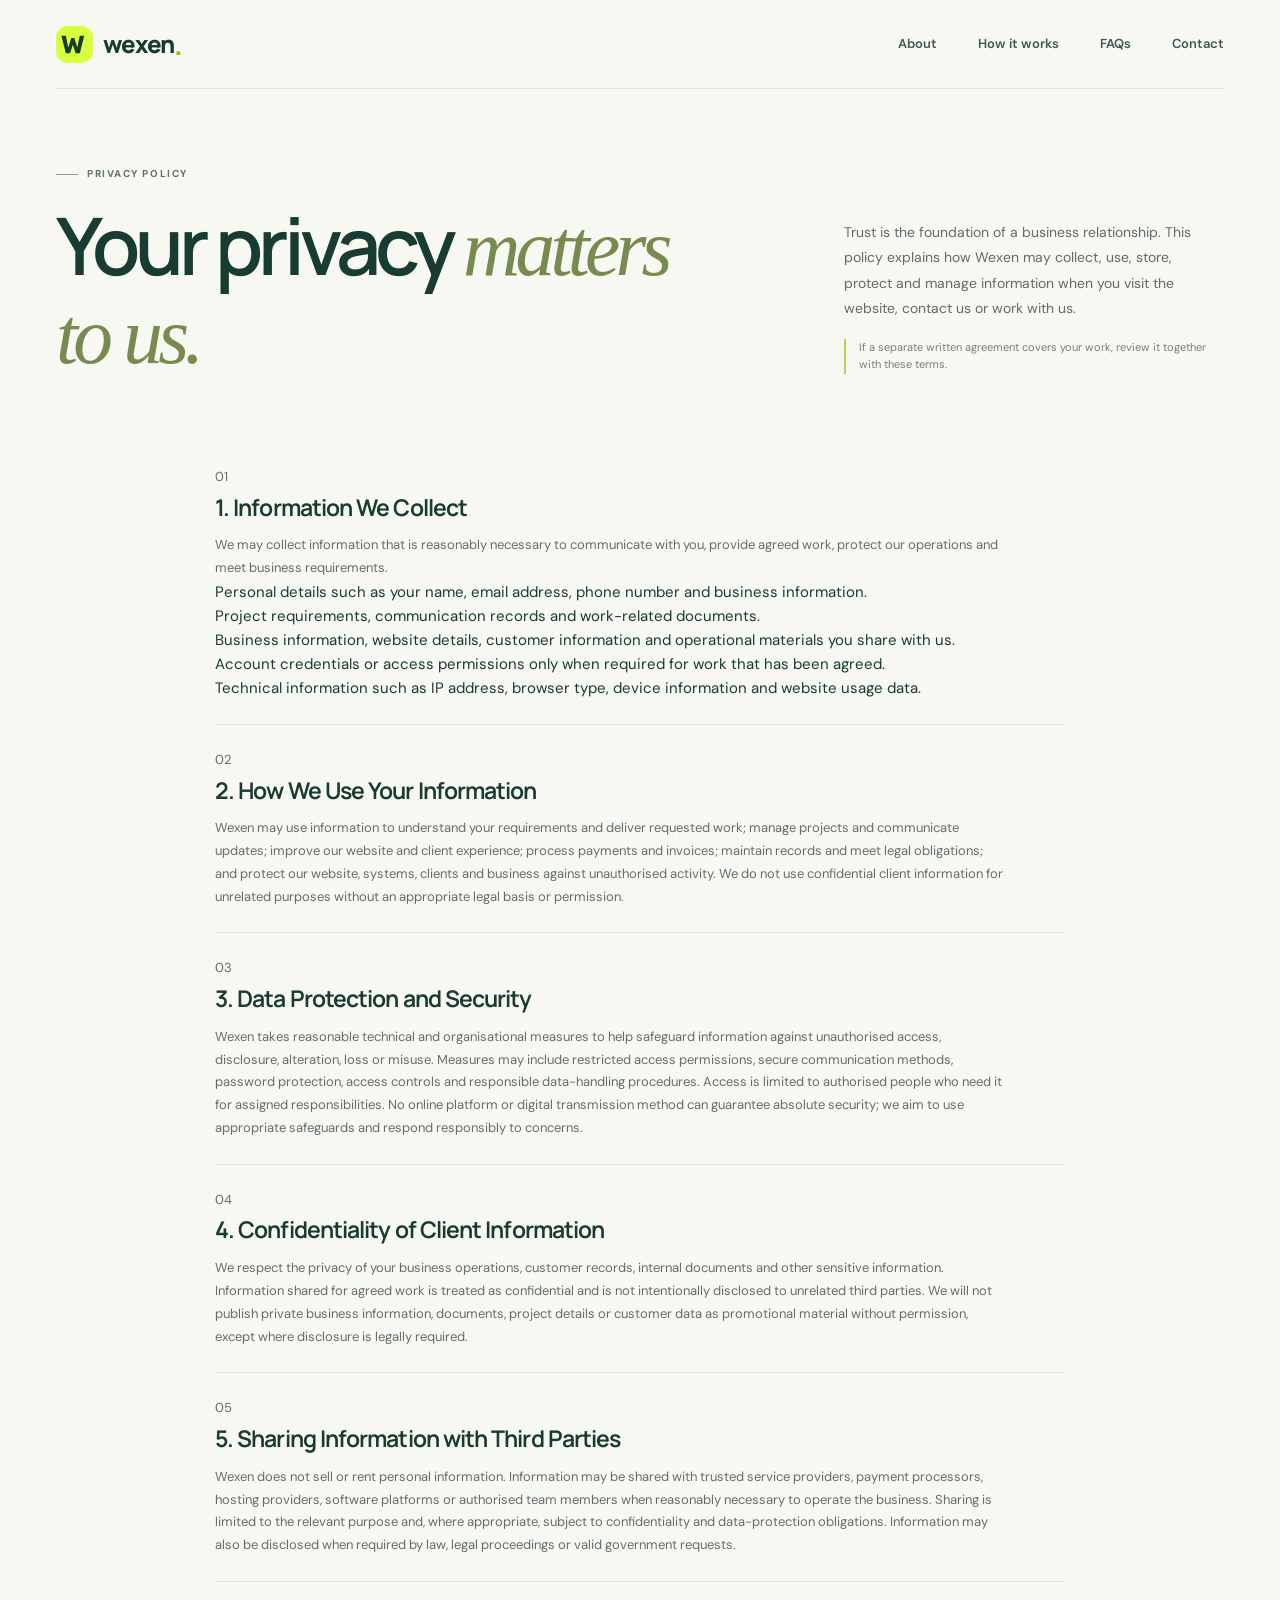
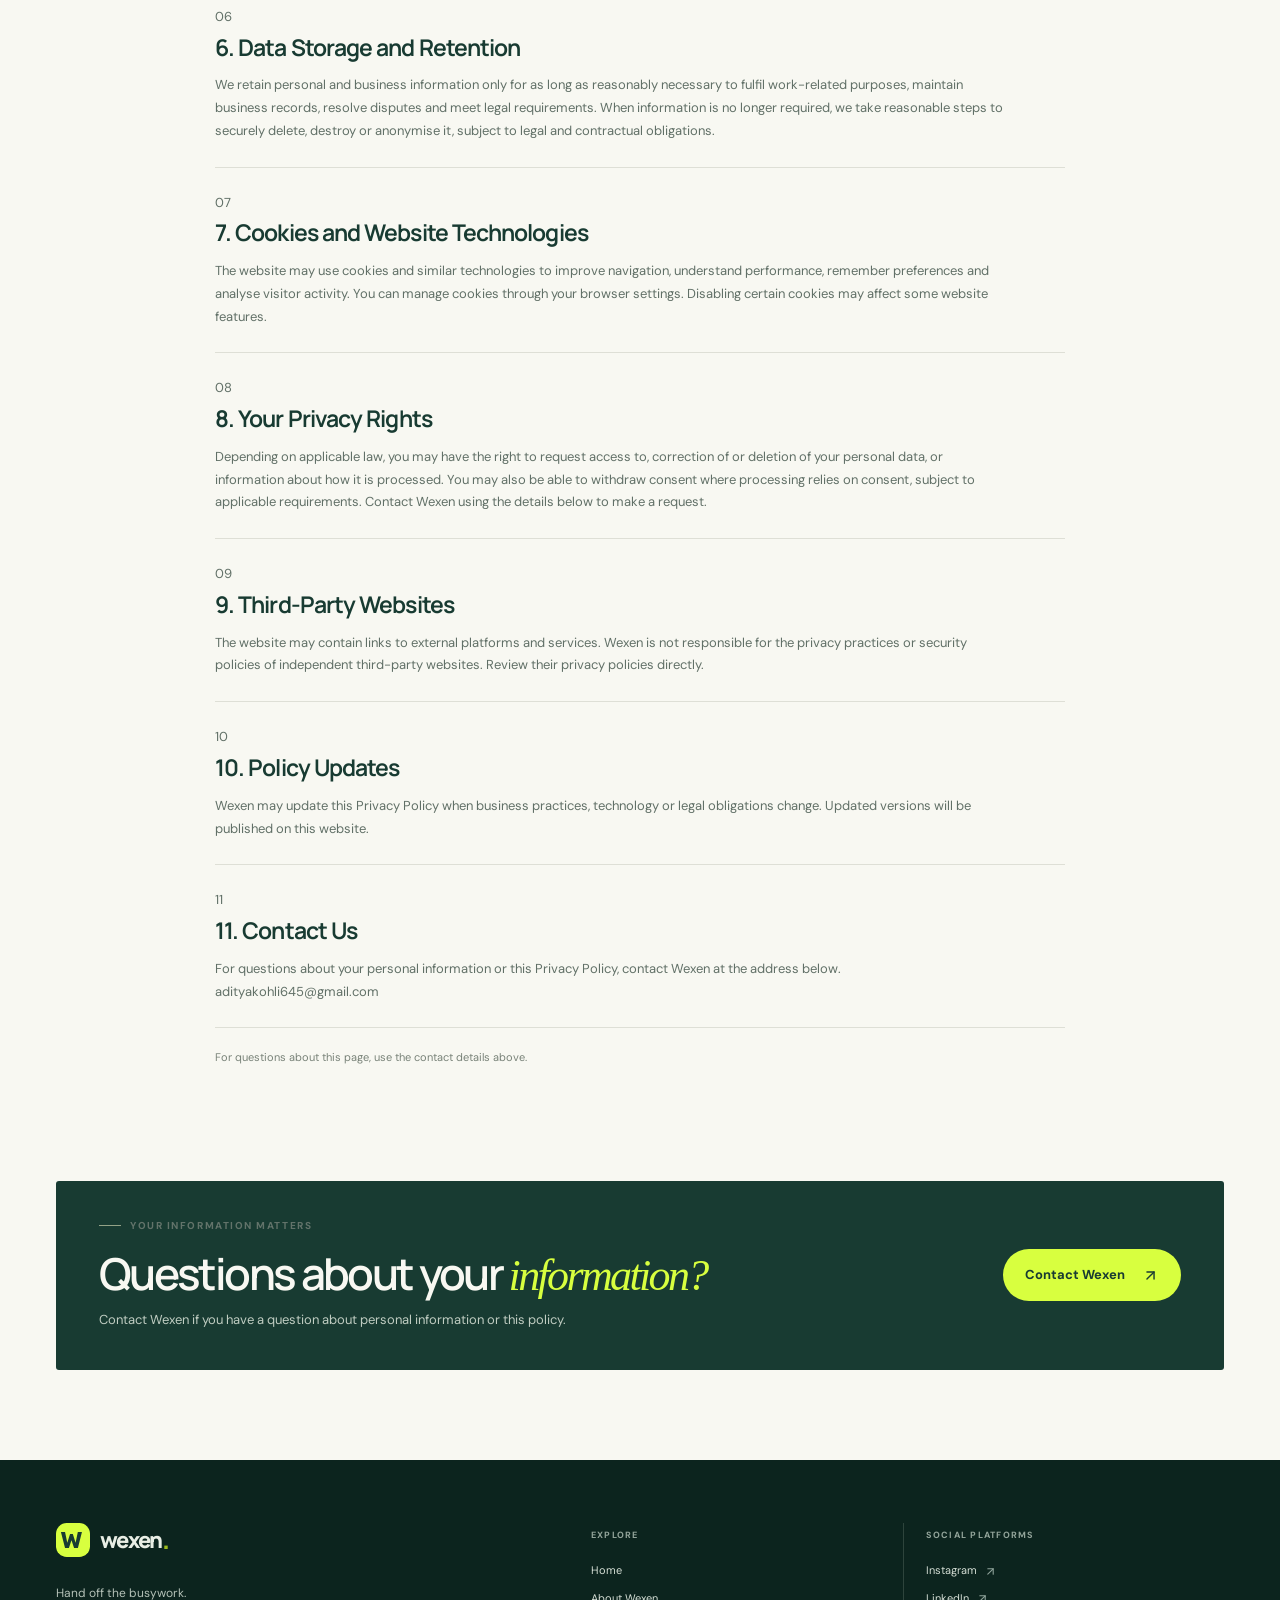
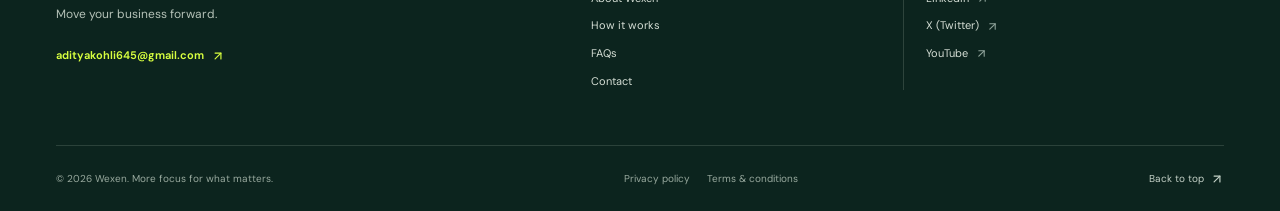
<file: privacy.html>
<!doctype html>
<html lang="en">
  <head>
    <meta charset="UTF-8" />
    <meta name="viewport" content="width=device-width, initial-scale=1.0" />
    <meta name="theme-color" content="#f8f8f2" />
    <title>Privacy Policy | Wexen Business</title>
    <meta
      name="description"
      content="Read how Wexen may collect, use, protect, retain and share personal and business information, and how to contact us about privacy."
    />
    <meta name="keywords" content="Wexen privacy policy, information, data protection, privacy rights" />
    <meta property="og:type" content="website" />
    <meta property="og:site_name" content="Wexen" />
    <meta property="og:title" content="Privacy Policy | Wexen Business" />
    <meta
      property="og:description"
      content="Read how Wexen may collect, use, protect, retain and share personal and business information, and how to contact us about privacy."
    />
    <meta name="twitter:card" content="summary" />
    <meta name="twitter:title" content="Privacy Policy | Wexen Business" />
    <meta
      name="twitter:description"
      content="Read how Wexen may collect, use, protect, retain and share personal and business information, and how to contact us about privacy."
    />
    <link rel="icon" type="image/svg+xml" href="images/wexen-mark.svg" />
    <link rel="preconnect" href="https://fonts.googleapis.com" />
    <link rel="preconnect" href="https://fonts.gstatic.com" crossorigin />
    <link
      href="https://fonts.googleapis.com/css2?family=DM+Sans:wght@400;500;600;700&family=Manrope:wght@400;500;600;700;800&display=swap"
      rel="stylesheet"
    />
    <link rel="stylesheet" href="css/style.css" />
  </head>
  <body>
    <div class="site-shell">
      <a class="skip-link" href="#main-content">Skip to content</a>
      <header class="site-header wrap">
        <a aria-label="Wexen home" href="index.html" class="brand">
          <span class="brand-mark" aria-hidden="true">
            <svg viewBox="0 0 38 38" fill="none">
              <rect width="38" height="38" rx="12" fill="currentColor"></rect>
              <path
                d="M5.5 10h4.6l2.5 12 3.1-9.8h3.1l3.1 9.8 2.5-12h4.6l-4.5 18h-4.3l-2.9-8.8-2.9 8.8h-4.3l-4.6-18Z"
                fill="#183B32"
              ></path>
            </svg>
          </span>
          <span class="brand-name">wexen</span>
          <span class="brand-period" aria-hidden="true">.</span>
        </a>
        <button
          class="menu-toggle"
          type="button"
          aria-label="Open navigation"
          aria-expanded="false"
          aria-controls="primary-navigation"
        >
          <svg
            class="icon-open"
            xmlns="http://www.w3.org/2000/svg"
            width="22"
            height="22"
            viewBox="0 0 24 24"
            fill="none"
            stroke="currentColor"
            stroke-width="2"
            stroke-linecap="round"
            stroke-linejoin="round"
          >
            <line x1="4" x2="20" y1="12" y2="12"></line>
            <line x1="4" x2="20" y1="6" y2="6"></line>
            <line x1="4" x2="20" y1="18" y2="18"></line></svg
          ><svg
            class="icon-close"
            xmlns="http://www.w3.org/2000/svg"
            width="22"
            height="22"
            viewBox="0 0 24 24"
            fill="none"
            stroke="currentColor"
            stroke-width="2"
            stroke-linecap="round"
            stroke-linejoin="round"
          >
            <path d="M18 6 6 18"></path>
            <path d="m6 6 12 12"></path>
          </svg>
        </button>
        <nav id="primary-navigation" class="primary-nav" aria-label="Main navigation">
          <a href="why-wexen.html">About</a>
          <a href="how-it-works.html">How it works</a>
          <a href="faqs.html">FAQs</a>
          <a href="contact.html">Contact</a>
        </nav>
      </header>
      <main id="main-content">
        <div class="detail-page legal-page">
          <section class="page-intro wrap">
            <p class="eyebrow">
              <span class="eyebrow-dash"></span>
              PRIVACY POLICY
            </p>
            <div class="page-intro-grid">
              <h1>
                Your privacy
                <span class="serif-italic">matters to us.</span>
              </h1>
              <div class="page-intro-aside">
                <p>
                  Trust is the foundation of a business relationship. This policy explains how Wexen may collect, use,
                  store, protect and manage information when you visit the website, contact us or work with us.
                </p>
                <span class="intro-note">
                  If a separate written agreement covers your work, review it together with these terms.
                </span>
              </div>
            </div>
          </section>
          <section class="detail-section wrap legal-copy" aria-label="Privacy Policy">
            <article class="legal-section">
              <p class="legal-index">01</p>
              <div>
                <h2>1. Information We Collect</h2>
                <p>
                  We may collect information that is reasonably necessary to communicate with you, provide agreed work,
                  protect our operations and meet business requirements.
                </p>
                <ul>
                  <li>Personal details such as your name, email address, phone number and business information.</li>
                  <li>Project requirements, communication records and work-related documents.</li>
                  <li>
                    Business information, website details, customer information and operational materials you share with
                    us.
                  </li>
                  <li>Account credentials or access permissions only when required for work that has been agreed.</li>
                  <li>
                    Technical information such as IP address, browser type, device information and website usage data.
                  </li>
                </ul>
              </div>
            </article>
            <article class="legal-section">
              <p class="legal-index">02</p>
              <div>
                <h2>2. How We Use Your Information</h2>
                <p>
                  Wexen may use information to understand your requirements and deliver requested work; manage projects
                  and communicate updates; improve our website and client experience; process payments and invoices;
                  maintain records and meet legal obligations; and protect our website, systems, clients and business
                  against unauthorised activity. We do not use confidential client information for unrelated purposes
                  without an appropriate legal basis or permission.
                </p>
              </div>
            </article>
            <article class="legal-section">
              <p class="legal-index">03</p>
              <div>
                <h2>3. Data Protection and Security</h2>
                <p>
                  Wexen takes reasonable technical and organisational measures to help safeguard information against
                  unauthorised access, disclosure, alteration, loss or misuse. Measures may include restricted access
                  permissions, secure communication methods, password protection, access controls and responsible
                  data-handling procedures. Access is limited to authorised people who need it for assigned
                  responsibilities. No online platform or digital transmission method can guarantee absolute security;
                  we aim to use appropriate safeguards and respond responsibly to concerns.
                </p>
              </div>
            </article>
            <article class="legal-section">
              <p class="legal-index">04</p>
              <div>
                <h2>4. Confidentiality of Client Information</h2>
                <p>
                  We respect the privacy of your business operations, customer records, internal documents and other
                  sensitive information. Information shared for agreed work is treated as confidential and is not
                  intentionally disclosed to unrelated third parties. We will not publish private business information,
                  documents, project details or customer data as promotional material without permission, except where
                  disclosure is legally required.
                </p>
              </div>
            </article>
            <article class="legal-section">
              <p class="legal-index">05</p>
              <div>
                <h2>5. Sharing Information with Third Parties</h2>
                <p>
                  Wexen does not sell or rent personal information. Information may be shared with trusted service
                  providers, payment processors, hosting providers, software platforms or authorised team members when
                  reasonably necessary to operate the business. Sharing is limited to the relevant purpose and, where
                  appropriate, subject to confidentiality and data-protection obligations. Information may also be
                  disclosed when required by law, legal proceedings or valid government requests.
                </p>
              </div>
            </article>
            <article class="legal-section">
              <p class="legal-index">06</p>
              <div>
                <h2>6. Data Storage and Retention</h2>
                <p>
                  We retain personal and business information only for as long as reasonably necessary to fulfil
                  work-related purposes, maintain business records, resolve disputes and meet legal requirements. When
                  information is no longer required, we take reasonable steps to securely delete, destroy or anonymise
                  it, subject to legal and contractual obligations.
                </p>
              </div>
            </article>
            <article class="legal-section">
              <p class="legal-index">07</p>
              <div>
                <h2>7. Cookies and Website Technologies</h2>
                <p>
                  The website may use cookies and similar technologies to improve navigation, understand performance,
                  remember preferences and analyse visitor activity. You can manage cookies through your browser
                  settings. Disabling certain cookies may affect some website features.
                </p>
              </div>
            </article>
            <article class="legal-section">
              <p class="legal-index">08</p>
              <div>
                <h2>8. Your Privacy Rights</h2>
                <p>
                  Depending on applicable law, you may have the right to request access to, correction of or deletion of
                  your personal data, or information about how it is processed. You may also be able to withdraw consent
                  where processing relies on consent, subject to applicable requirements. Contact Wexen using the
                  details below to make a request.
                </p>
              </div>
            </article>
            <article class="legal-section">
              <p class="legal-index">09</p>
              <div>
                <h2>9. Third-Party Websites</h2>
                <p>
                  The website may contain links to external platforms and services. Wexen is not responsible for the
                  privacy practices or security policies of independent third-party websites. Review their privacy
                  policies directly.
                </p>
              </div>
            </article>
            <article class="legal-section">
              <p class="legal-index">10</p>
              <div>
                <h2>10. Policy Updates</h2>
                <p>
                  Wexen may update this Privacy Policy when business practices, technology or legal obligations change.
                  Updated versions will be published on this website.
                </p>
              </div>
            </article>
            <article class="legal-section">
              <p class="legal-index">11</p>
              <div>
                <h2>11. Contact Us</h2>
                <p>
                  For questions about your personal information or this Privacy Policy, contact Wexen at the address
                  below.
                </p>
                <p class="legal-email">adityakohli645@gmail.com</p>
              </div>
            </article>
            <p class="legal-updated">For questions about this page, use the contact details above.</p>
          </section>
          <section class="detail-cta wrap">
            <div>
              <p class="eyebrow">
                <span class="eyebrow-dash"></span>
                YOUR INFORMATION MATTERS
              </p>
              <h2>
                Questions about your
                <span class="serif-italic">information?</span>
              </h2>
              <p class="detail-cta-copy">
                Contact Wexen if you have a question about personal information or this policy.
              </p>
            </div>
            <a href="contact.html" class="button button-lime">
              Contact Wexen
              <svg
                xmlns="http://www.w3.org/2000/svg"
                width="17"
                height="17"
                viewBox="0 0 24 24"
                fill="none"
                stroke="currentColor"
                stroke-width="2"
                stroke-linecap="round"
                stroke-linejoin="round"
              >
                <path d="M7 7h10v10"></path>
                <path d="M7 17 17 7"></path>
              </svg>
            </a>
          </section>
        </div>
      </main>
      <footer class="site-footer">
        <div class="wrap footer-main">
          <div class="footer-brand-column">
            <a aria-label="Wexen home" href="index.html" class="brand footer-brand">
              <span class="brand-mark" aria-hidden="true">
                <svg viewBox="0 0 38 38" fill="none">
                  <rect width="38" height="38" rx="12" fill="currentColor"></rect>
                  <path
                    d="M5.5 10h4.6l2.5 12 3.1-9.8h3.1l3.1 9.8 2.5-12h4.6l-4.5 18h-4.3l-2.9-8.8-2.9 8.8h-4.3l-4.6-18Z"
                    fill="#183B32"
                  ></path>
                </svg>
              </span>
              <span class="brand-name">wexen</span>
              <span class="brand-period" aria-hidden="true">.</span>
            </a>
            <p>
              Hand off the busywork.
              <br />
              Move your business forward.
            </p>
            <a class="footer-email" href="mailto:adityakohli645@gmail.com">
              adityakohli645@gmail.com
              <svg
                xmlns="http://www.w3.org/2000/svg"
                width="14"
                height="14"
                viewBox="0 0 24 24"
                fill="none"
                stroke="currentColor"
                stroke-width="2"
                stroke-linecap="round"
                stroke-linejoin="round"
              >
                <path d="M7 7h10v10"></path>
                <path d="M7 17 17 7"></path>
              </svg>
            </a>
          </div>
          <div class="footer-links-column">
            <h3>EXPLORE</h3>
            <a href="index.html">Home</a>
            <a href="why-wexen.html">About Wexen</a>
            <a href="how-it-works.html">How it works</a>
            <a href="faqs.html">FAQs</a>
            <a href="contact.html">Contact</a>
          </div>
          <div class="footer-links-column footer-social-column">
            <h3>SOCIAL PLATFORMS</h3>
            <a href="https://www.instagram.com/" target="_blank" rel="noopener noreferrer">
              Instagram
              <svg
                xmlns="http://www.w3.org/2000/svg"
                width="13"
                height="13"
                viewBox="0 0 24 24"
                fill="none"
                stroke="currentColor"
                stroke-width="2"
                stroke-linecap="round"
                stroke-linejoin="round"
                aria-hidden="true"
              >
                <path d="M7 7h10v10"></path>
                <path d="M7 17 17 7"></path>
              </svg>
            </a>
            <a href="https://www.linkedin.com/" target="_blank" rel="noopener noreferrer">
              LinkedIn
              <svg
                xmlns="http://www.w3.org/2000/svg"
                width="13"
                height="13"
                viewBox="0 0 24 24"
                fill="none"
                stroke="currentColor"
                stroke-width="2"
                stroke-linecap="round"
                stroke-linejoin="round"
                aria-hidden="true"
              >
                <path d="M7 7h10v10"></path>
                <path d="M7 17 17 7"></path>
              </svg>
            </a>
            <a href="https://x.com/" target="_blank" rel="noopener noreferrer">
              X (Twitter)
              <svg
                xmlns="http://www.w3.org/2000/svg"
                width="13"
                height="13"
                viewBox="0 0 24 24"
                fill="none"
                stroke="currentColor"
                stroke-width="2"
                stroke-linecap="round"
                stroke-linejoin="round"
                aria-hidden="true"
              >
                <path d="M7 7h10v10"></path>
                <path d="M7 17 17 7"></path>
              </svg>
            </a>
            <a href="https://www.youtube.com/" target="_blank" rel="noopener noreferrer">
              YouTube
              <svg
                xmlns="http://www.w3.org/2000/svg"
                width="13"
                height="13"
                viewBox="0 0 24 24"
                fill="none"
                stroke="currentColor"
                stroke-width="2"
                stroke-linecap="round"
                stroke-linejoin="round"
                aria-hidden="true"
              >
                <path d="M7 7h10v10"></path>
                <path d="M7 17 17 7"></path>
              </svg>
            </a>
          </div>
        </div>
        <div class="wrap footer-bottom">
          <span>
            ©
            <span data-year>2026</span>
            Wexen. More focus for what matters.
          </span>
          <div class="legal-details">
            <a href="privacy.html">Privacy policy</a>
            <a href="terms.html">Terms &amp; conditions</a>
          </div>
          <a class="back-top" href="#main-content">
            Back to top
            <svg
              xmlns="http://www.w3.org/2000/svg"
              width="14"
              height="14"
              viewBox="0 0 24 24"
              fill="none"
              stroke="currentColor"
              stroke-width="2"
              stroke-linecap="round"
              stroke-linejoin="round"
            >
              <path d="M7 7h10v10"></path>
              <path d="M7 17 17 7"></path>
            </svg>
          </a>
        </div>
      </footer>
    </div>
    <script src="js/main.js"></script>
  </body>
</html>
</file>
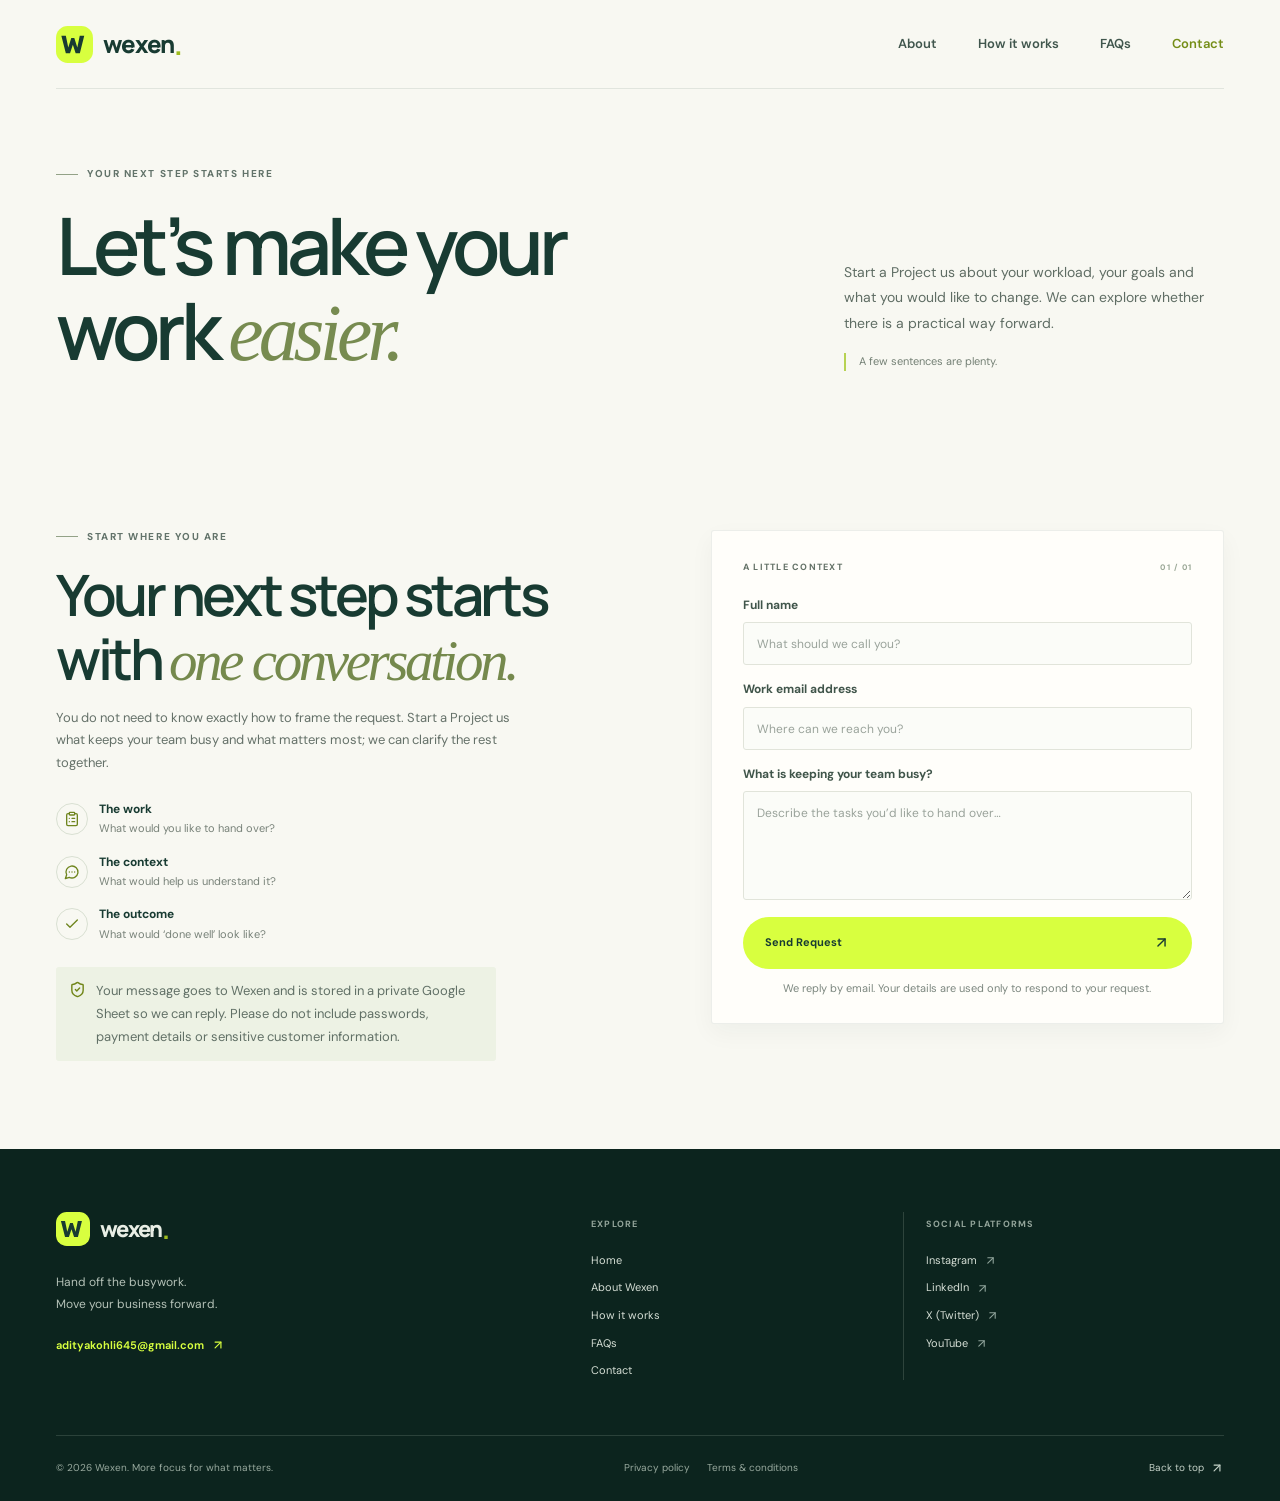
<file: services.html>
<!doctype html>
<html lang="en">
<head>
  <meta charset="UTF-8" />
  <meta name="viewport" content="width=device-width, initial-scale=1.0" />
  <title>Contact Wexen | Start a Project</title>
  <meta http-equiv="refresh" content="0; url=contact.html" />
  <link rel="canonical" href="contact.html" />
  <script>location.replace("contact.html");</script>
</head>
<body><p><a href="contact.html">Continue to the contact page</a></p></body>
</html>
</file>
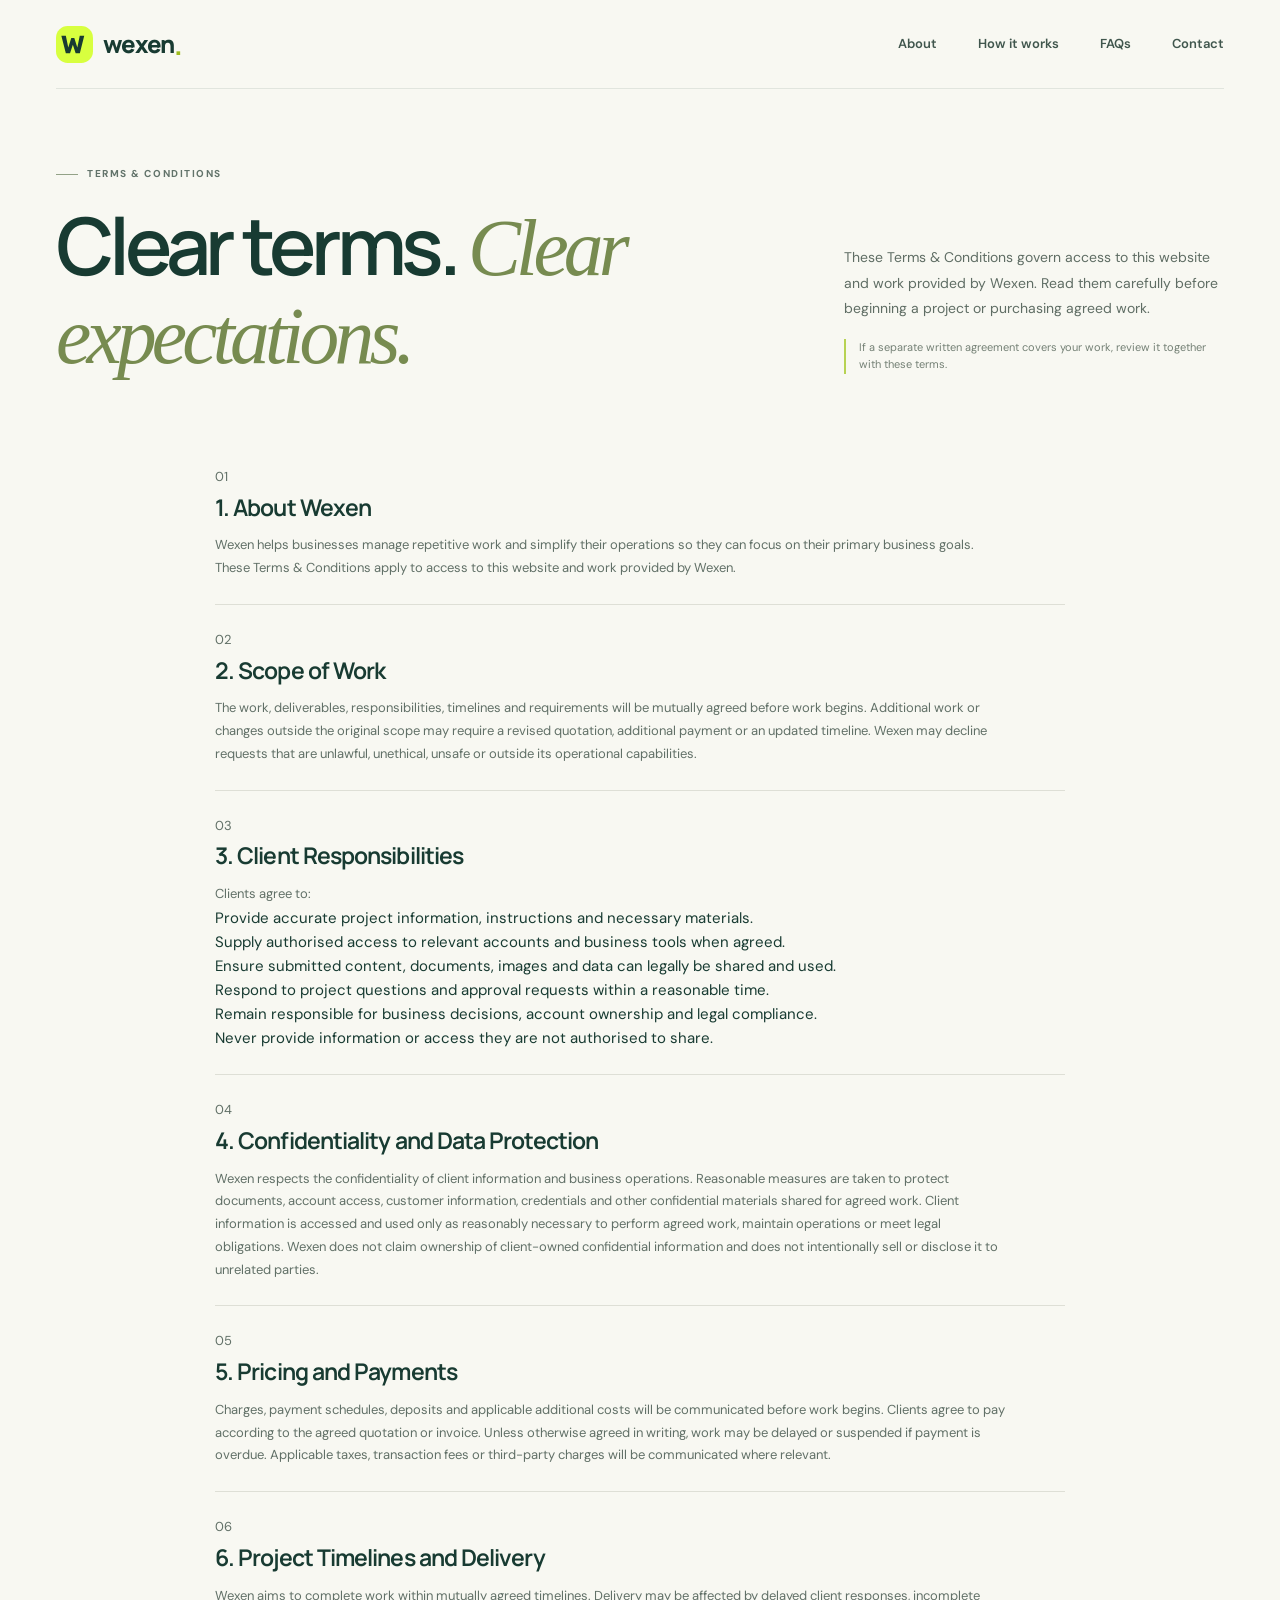
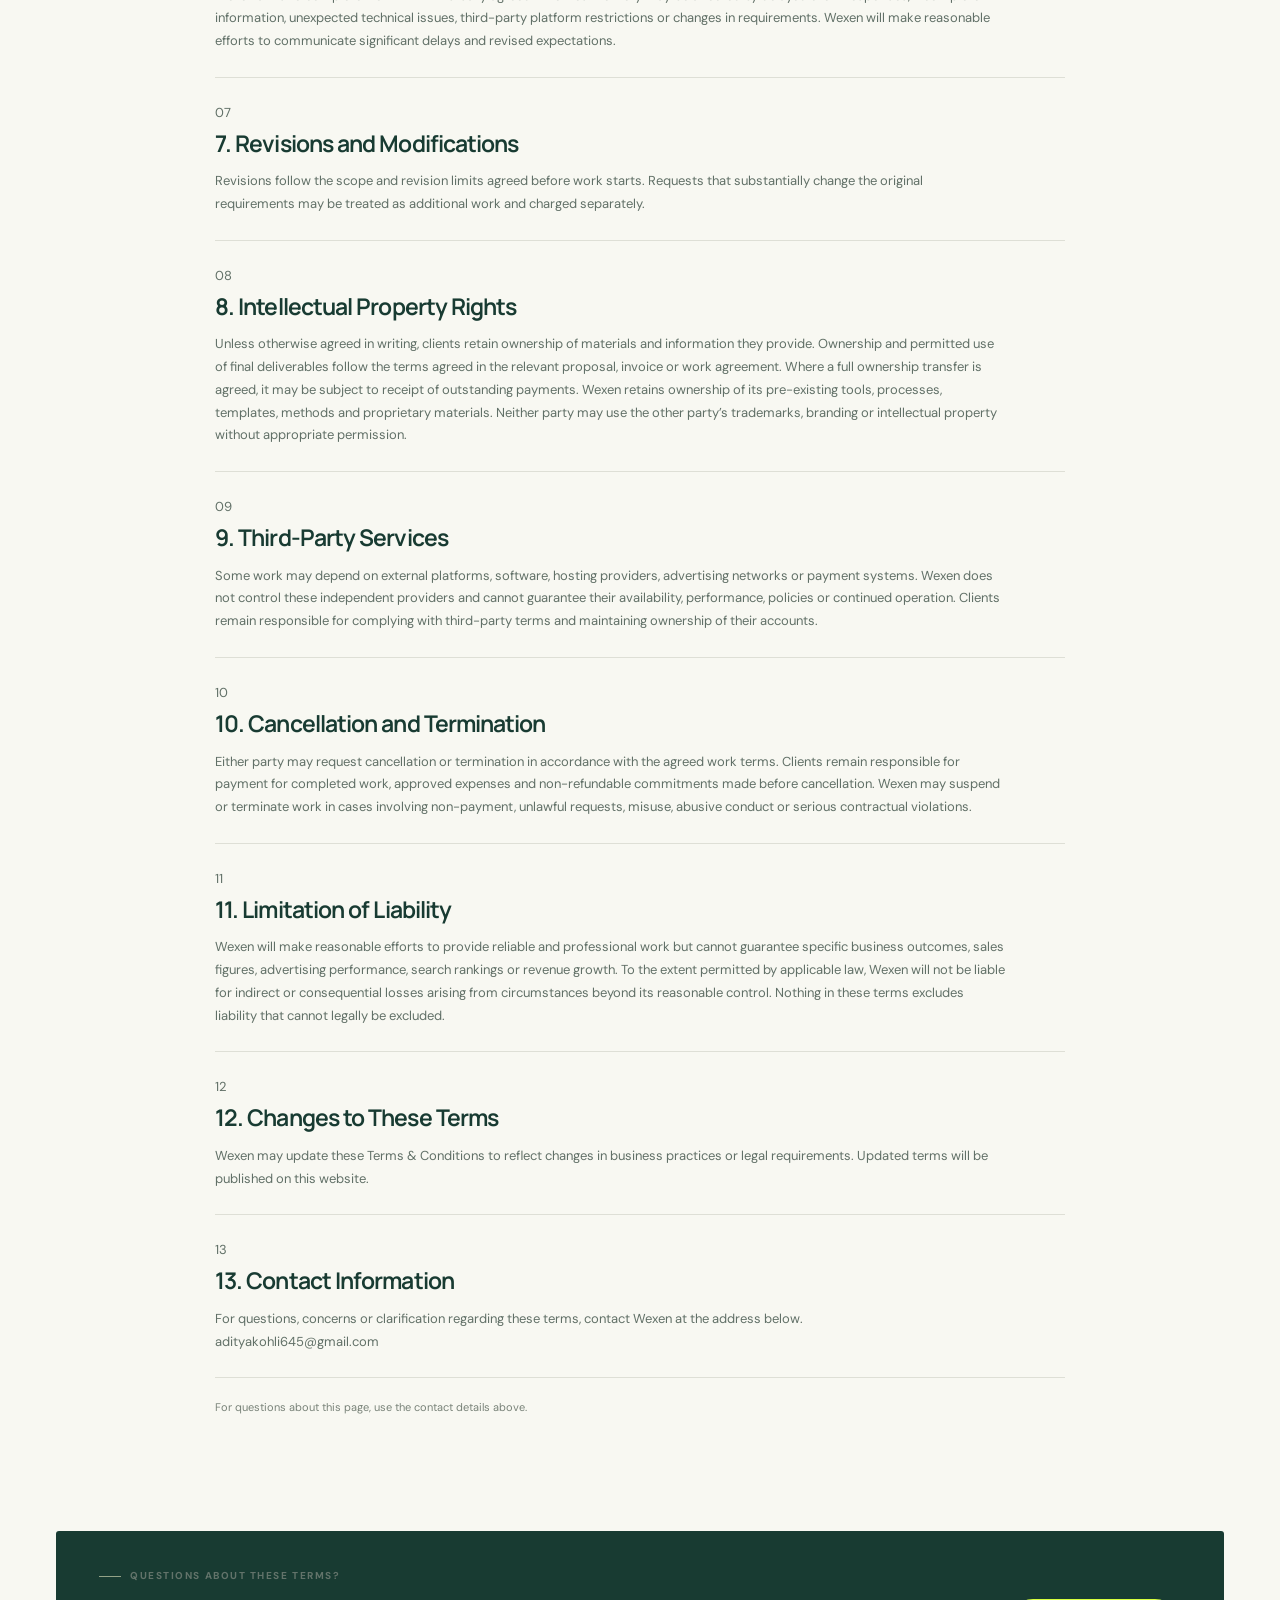
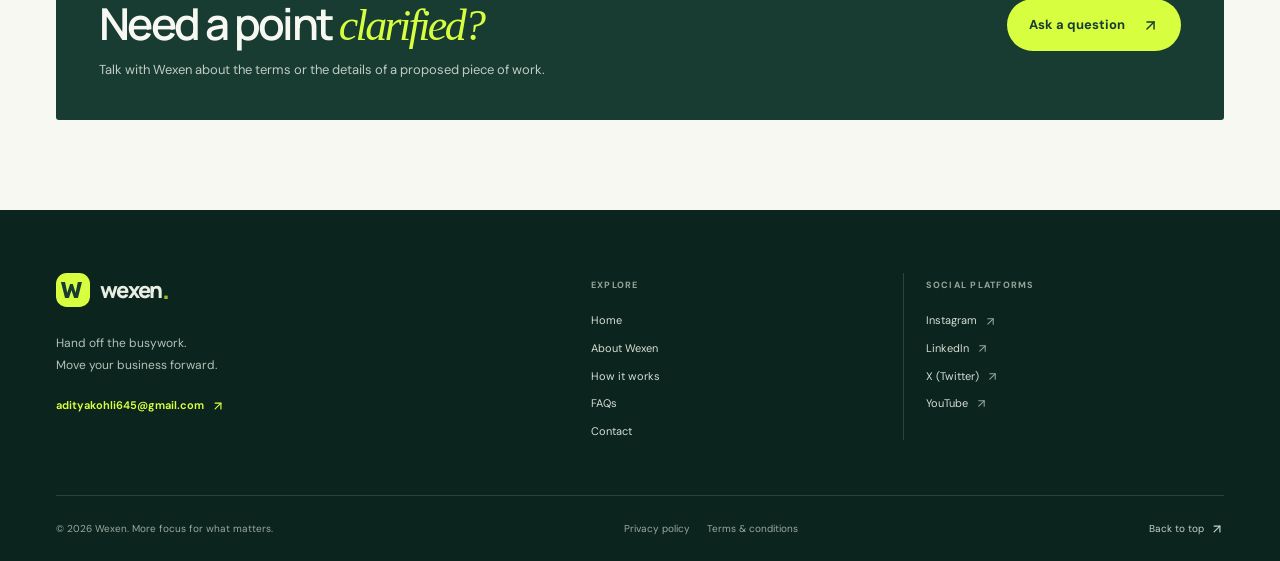
<file: terms.html>
<!doctype html>
<html lang="en">
  <head>
    <meta charset="UTF-8" />
    <meta name="viewport" content="width=device-width, initial-scale=1.0" />
    <meta name="theme-color" content="#f8f8f2" />
    <title>Terms &amp; Conditions | Wexen Business</title>
    <meta
      name="description"
      content="Read Wexen’s terms for agreeing scope, client responsibilities, payment, delivery, confidentiality, intellectual property and ending work."
    />
    <meta name="keywords" content="Wexen terms and conditions, project scope, client responsibilities" />
    <meta property="og:type" content="website" />
    <meta property="og:site_name" content="Wexen" />
    <meta property="og:title" content="Terms &amp; Conditions | Wexen Business" />
    <meta
      property="og:description"
      content="Read Wexen’s terms for agreeing scope, client responsibilities, payment, delivery, confidentiality, intellectual property and ending work."
    />
    <meta name="twitter:card" content="summary" />
    <meta name="twitter:title" content="Terms &amp; Conditions | Wexen Business" />
    <meta
      name="twitter:description"
      content="Read Wexen’s terms for agreeing scope, client responsibilities, payment, delivery, confidentiality, intellectual property and ending work."
    />
    <link rel="icon" type="image/svg+xml" href="images/wexen-mark.svg" />
    <link rel="preconnect" href="https://fonts.googleapis.com" />
    <link rel="preconnect" href="https://fonts.gstatic.com" crossorigin />
    <link
      href="https://fonts.googleapis.com/css2?family=DM+Sans:wght@400;500;600;700&family=Manrope:wght@400;500;600;700;800&display=swap"
      rel="stylesheet"
    />
    <link rel="stylesheet" href="css/style.css" />
  </head>
  <body>
    <div class="site-shell">
      <a class="skip-link" href="#main-content">Skip to content</a>
      <header class="site-header wrap">
        <a aria-label="Wexen home" href="index.html" class="brand">
          <span class="brand-mark" aria-hidden="true">
            <svg viewBox="0 0 38 38" fill="none">
              <rect width="38" height="38" rx="12" fill="currentColor"></rect>
              <path
                d="M5.5 10h4.6l2.5 12 3.1-9.8h3.1l3.1 9.8 2.5-12h4.6l-4.5 18h-4.3l-2.9-8.8-2.9 8.8h-4.3l-4.6-18Z"
                fill="#183B32"
              ></path>
            </svg>
          </span>
          <span class="brand-name">wexen</span>
          <span class="brand-period" aria-hidden="true">.</span>
        </a>
        <button
          class="menu-toggle"
          type="button"
          aria-label="Open navigation"
          aria-expanded="false"
          aria-controls="primary-navigation"
        >
          <svg
            class="icon-open"
            xmlns="http://www.w3.org/2000/svg"
            width="22"
            height="22"
            viewBox="0 0 24 24"
            fill="none"
            stroke="currentColor"
            stroke-width="2"
            stroke-linecap="round"
            stroke-linejoin="round"
          >
            <line x1="4" x2="20" y1="12" y2="12"></line>
            <line x1="4" x2="20" y1="6" y2="6"></line>
            <line x1="4" x2="20" y1="18" y2="18"></line></svg
          ><svg
            class="icon-close"
            xmlns="http://www.w3.org/2000/svg"
            width="22"
            height="22"
            viewBox="0 0 24 24"
            fill="none"
            stroke="currentColor"
            stroke-width="2"
            stroke-linecap="round"
            stroke-linejoin="round"
          >
            <path d="M18 6 6 18"></path>
            <path d="m6 6 12 12"></path>
          </svg>
        </button>
        <nav id="primary-navigation" class="primary-nav" aria-label="Main navigation">
          <a href="why-wexen.html">About</a>
          <a href="how-it-works.html">How it works</a>
          <a href="faqs.html">FAQs</a>
          <a href="contact.html">Contact</a>
        </nav>
      </header>
      <main id="main-content">
        <div class="detail-page legal-page">
          <section class="page-intro wrap">
            <p class="eyebrow">
              <span class="eyebrow-dash"></span>
              TERMS &amp; CONDITIONS
            </p>
            <div class="page-intro-grid">
              <h1>
                Clear terms.
                <span class="serif-italic">Clear expectations.</span>
              </h1>
              <div class="page-intro-aside">
                <p>
                  These Terms &amp; Conditions govern access to this website and work provided by Wexen. Read them
                  carefully before beginning a project or purchasing agreed work.
                </p>
                <span class="intro-note">
                  If a separate written agreement covers your work, review it together with these terms.
                </span>
              </div>
            </div>
          </section>
          <section class="detail-section wrap legal-copy" aria-label="Terms and Conditions">
            <article class="legal-section">
              <p class="legal-index">01</p>
              <div>
                <h2>1. About Wexen</h2>
                <p>
                  Wexen helps businesses manage repetitive work and simplify their operations so they can focus on their
                  primary business goals. These Terms &amp; Conditions apply to access to this website and work provided
                  by Wexen.
                </p>
              </div>
            </article>
            <article class="legal-section">
              <p class="legal-index">02</p>
              <div>
                <h2>2. Scope of Work</h2>
                <p>
                  The work, deliverables, responsibilities, timelines and requirements will be mutually agreed before
                  work begins. Additional work or changes outside the original scope may require a revised quotation,
                  additional payment or an updated timeline. Wexen may decline requests that are unlawful, unethical,
                  unsafe or outside its operational capabilities.
                </p>
              </div>
            </article>
            <article class="legal-section">
              <p class="legal-index">03</p>
              <div>
                <h2>3. Client Responsibilities</h2>
                <p>Clients agree to:</p>
                <ul>
                  <li>Provide accurate project information, instructions and necessary materials.</li>
                  <li>Supply authorised access to relevant accounts and business tools when agreed.</li>
                  <li>Ensure submitted content, documents, images and data can legally be shared and used.</li>
                  <li>Respond to project questions and approval requests within a reasonable time.</li>
                  <li>Remain responsible for business decisions, account ownership and legal compliance.</li>
                  <li>Never provide information or access they are not authorised to share.</li>
                </ul>
              </div>
            </article>
            <article class="legal-section">
              <p class="legal-index">04</p>
              <div>
                <h2>4. Confidentiality and Data Protection</h2>
                <p>
                  Wexen respects the confidentiality of client information and business operations. Reasonable measures
                  are taken to protect documents, account access, customer information, credentials and other
                  confidential materials shared for agreed work. Client information is accessed and used only as
                  reasonably necessary to perform agreed work, maintain operations or meet legal obligations. Wexen does
                  not claim ownership of client-owned confidential information and does not intentionally sell or
                  disclose it to unrelated parties.
                </p>
              </div>
            </article>
            <article class="legal-section">
              <p class="legal-index">05</p>
              <div>
                <h2>5. Pricing and Payments</h2>
                <p>
                  Charges, payment schedules, deposits and applicable additional costs will be communicated before work
                  begins. Clients agree to pay according to the agreed quotation or invoice. Unless otherwise agreed in
                  writing, work may be delayed or suspended if payment is overdue. Applicable taxes, transaction fees or
                  third-party charges will be communicated where relevant.
                </p>
              </div>
            </article>
            <article class="legal-section">
              <p class="legal-index">06</p>
              <div>
                <h2>6. Project Timelines and Delivery</h2>
                <p>
                  Wexen aims to complete work within mutually agreed timelines. Delivery may be affected by delayed
                  client responses, incomplete information, unexpected technical issues, third-party platform
                  restrictions or changes in requirements. Wexen will make reasonable efforts to communicate significant
                  delays and revised expectations.
                </p>
              </div>
            </article>
            <article class="legal-section">
              <p class="legal-index">07</p>
              <div>
                <h2>7. Revisions and Modifications</h2>
                <p>
                  Revisions follow the scope and revision limits agreed before work starts. Requests that substantially
                  change the original requirements may be treated as additional work and charged separately.
                </p>
              </div>
            </article>
            <article class="legal-section">
              <p class="legal-index">08</p>
              <div>
                <h2>8. Intellectual Property Rights</h2>
                <p>
                  Unless otherwise agreed in writing, clients retain ownership of materials and information they
                  provide. Ownership and permitted use of final deliverables follow the terms agreed in the relevant
                  proposal, invoice or work agreement. Where a full ownership transfer is agreed, it may be subject to
                  receipt of outstanding payments. Wexen retains ownership of its pre-existing tools, processes,
                  templates, methods and proprietary materials. Neither party may use the other party’s trademarks,
                  branding or intellectual property without appropriate permission.
                </p>
              </div>
            </article>
            <article class="legal-section">
              <p class="legal-index">09</p>
              <div>
                <h2>9. Third-Party Services</h2>
                <p>
                  Some work may depend on external platforms, software, hosting providers, advertising networks or
                  payment systems. Wexen does not control these independent providers and cannot guarantee their
                  availability, performance, policies or continued operation. Clients remain responsible for complying
                  with third-party terms and maintaining ownership of their accounts.
                </p>
              </div>
            </article>
            <article class="legal-section">
              <p class="legal-index">10</p>
              <div>
                <h2>10. Cancellation and Termination</h2>
                <p>
                  Either party may request cancellation or termination in accordance with the agreed work terms. Clients
                  remain responsible for payment for completed work, approved expenses and non-refundable commitments
                  made before cancellation. Wexen may suspend or terminate work in cases involving non-payment, unlawful
                  requests, misuse, abusive conduct or serious contractual violations.
                </p>
              </div>
            </article>
            <article class="legal-section">
              <p class="legal-index">11</p>
              <div>
                <h2>11. Limitation of Liability</h2>
                <p>
                  Wexen will make reasonable efforts to provide reliable and professional work but cannot guarantee
                  specific business outcomes, sales figures, advertising performance, search rankings or revenue growth.
                  To the extent permitted by applicable law, Wexen will not be liable for indirect or consequential
                  losses arising from circumstances beyond its reasonable control. Nothing in these terms excludes
                  liability that cannot legally be excluded.
                </p>
              </div>
            </article>
            <article class="legal-section">
              <p class="legal-index">12</p>
              <div>
                <h2>12. Changes to These Terms</h2>
                <p>
                  Wexen may update these Terms &amp; Conditions to reflect changes in business practices or legal
                  requirements. Updated terms will be published on this website.
                </p>
              </div>
            </article>
            <article class="legal-section">
              <p class="legal-index">13</p>
              <div>
                <h2>13. Contact Information</h2>
                <p>
                  For questions, concerns or clarification regarding these terms, contact Wexen at the address below.
                </p>
                <p class="legal-email">adityakohli645@gmail.com</p>
              </div>
            </article>
            <p class="legal-updated">For questions about this page, use the contact details above.</p>
          </section>
          <section class="detail-cta wrap">
            <div>
              <p class="eyebrow">
                <span class="eyebrow-dash"></span>
                QUESTIONS ABOUT THESE TERMS?
              </p>
              <h2>
                Need a point
                <span class="serif-italic">clarified?</span>
              </h2>
              <p class="detail-cta-copy">Talk with Wexen about the terms or the details of a proposed piece of work.</p>
            </div>
            <a href="contact.html" class="button button-lime">
              Ask a question
              <svg
                xmlns="http://www.w3.org/2000/svg"
                width="17"
                height="17"
                viewBox="0 0 24 24"
                fill="none"
                stroke="currentColor"
                stroke-width="2"
                stroke-linecap="round"
                stroke-linejoin="round"
              >
                <path d="M7 7h10v10"></path>
                <path d="M7 17 17 7"></path>
              </svg>
            </a>
          </section>
        </div>
      </main>
      <footer class="site-footer">
        <div class="wrap footer-main">
          <div class="footer-brand-column">
            <a aria-label="Wexen home" href="index.html" class="brand footer-brand">
              <span class="brand-mark" aria-hidden="true">
                <svg viewBox="0 0 38 38" fill="none">
                  <rect width="38" height="38" rx="12" fill="currentColor"></rect>
                  <path
                    d="M5.5 10h4.6l2.5 12 3.1-9.8h3.1l3.1 9.8 2.5-12h4.6l-4.5 18h-4.3l-2.9-8.8-2.9 8.8h-4.3l-4.6-18Z"
                    fill="#183B32"
                  ></path>
                </svg>
              </span>
              <span class="brand-name">wexen</span>
              <span class="brand-period" aria-hidden="true">.</span>
            </a>
            <p>
              Hand off the busywork.
              <br />
              Move your business forward.
            </p>
            <a class="footer-email" href="mailto:adityakohli645@gmail.com">
              adityakohli645@gmail.com
              <svg
                xmlns="http://www.w3.org/2000/svg"
                width="14"
                height="14"
                viewBox="0 0 24 24"
                fill="none"
                stroke="currentColor"
                stroke-width="2"
                stroke-linecap="round"
                stroke-linejoin="round"
              >
                <path d="M7 7h10v10"></path>
                <path d="M7 17 17 7"></path>
              </svg>
            </a>
          </div>
          <div class="footer-links-column">
            <h3>EXPLORE</h3>
            <a href="index.html">Home</a>
            <a href="why-wexen.html">About Wexen</a>
            <a href="how-it-works.html">How it works</a>
            <a href="faqs.html">FAQs</a>
            <a href="contact.html">Contact</a>
          </div>
          <div class="footer-links-column footer-social-column">
            <h3>SOCIAL PLATFORMS</h3>
            <a href="https://www.instagram.com/" target="_blank" rel="noopener noreferrer">
              Instagram
              <svg
                xmlns="http://www.w3.org/2000/svg"
                width="13"
                height="13"
                viewBox="0 0 24 24"
                fill="none"
                stroke="currentColor"
                stroke-width="2"
                stroke-linecap="round"
                stroke-linejoin="round"
                aria-hidden="true"
              >
                <path d="M7 7h10v10"></path>
                <path d="M7 17 17 7"></path>
              </svg>
            </a>
            <a href="https://www.linkedin.com/" target="_blank" rel="noopener noreferrer">
              LinkedIn
              <svg
                xmlns="http://www.w3.org/2000/svg"
                width="13"
                height="13"
                viewBox="0 0 24 24"
                fill="none"
                stroke="currentColor"
                stroke-width="2"
                stroke-linecap="round"
                stroke-linejoin="round"
                aria-hidden="true"
              >
                <path d="M7 7h10v10"></path>
                <path d="M7 17 17 7"></path>
              </svg>
            </a>
            <a href="https://x.com/" target="_blank" rel="noopener noreferrer">
              X (Twitter)
              <svg
                xmlns="http://www.w3.org/2000/svg"
                width="13"
                height="13"
                viewBox="0 0 24 24"
                fill="none"
                stroke="currentColor"
                stroke-width="2"
                stroke-linecap="round"
                stroke-linejoin="round"
                aria-hidden="true"
              >
                <path d="M7 7h10v10"></path>
                <path d="M7 17 17 7"></path>
              </svg>
            </a>
            <a href="https://www.youtube.com/" target="_blank" rel="noopener noreferrer">
              YouTube
              <svg
                xmlns="http://www.w3.org/2000/svg"
                width="13"
                height="13"
                viewBox="0 0 24 24"
                fill="none"
                stroke="currentColor"
                stroke-width="2"
                stroke-linecap="round"
                stroke-linejoin="round"
                aria-hidden="true"
              >
                <path d="M7 7h10v10"></path>
                <path d="M7 17 17 7"></path>
              </svg>
            </a>
          </div>
        </div>
        <div class="wrap footer-bottom">
          <span>
            ©
            <span data-year>2026</span>
            Wexen. More focus for what matters.
          </span>
          <div class="legal-details">
            <a href="privacy.html">Privacy policy</a>
            <a href="terms.html">Terms &amp; conditions</a>
          </div>
          <a class="back-top" href="#main-content">
            Back to top
            <svg
              xmlns="http://www.w3.org/2000/svg"
              width="14"
              height="14"
              viewBox="0 0 24 24"
              fill="none"
              stroke="currentColor"
              stroke-width="2"
              stroke-linecap="round"
              stroke-linejoin="round"
            >
              <path d="M7 7h10v10"></path>
              <path d="M7 17 17 7"></path>
            </svg>
          </a>
        </div>
      </footer>
    </div>
    <script src="js/main.js"></script>
  </body>
</html>
</file>
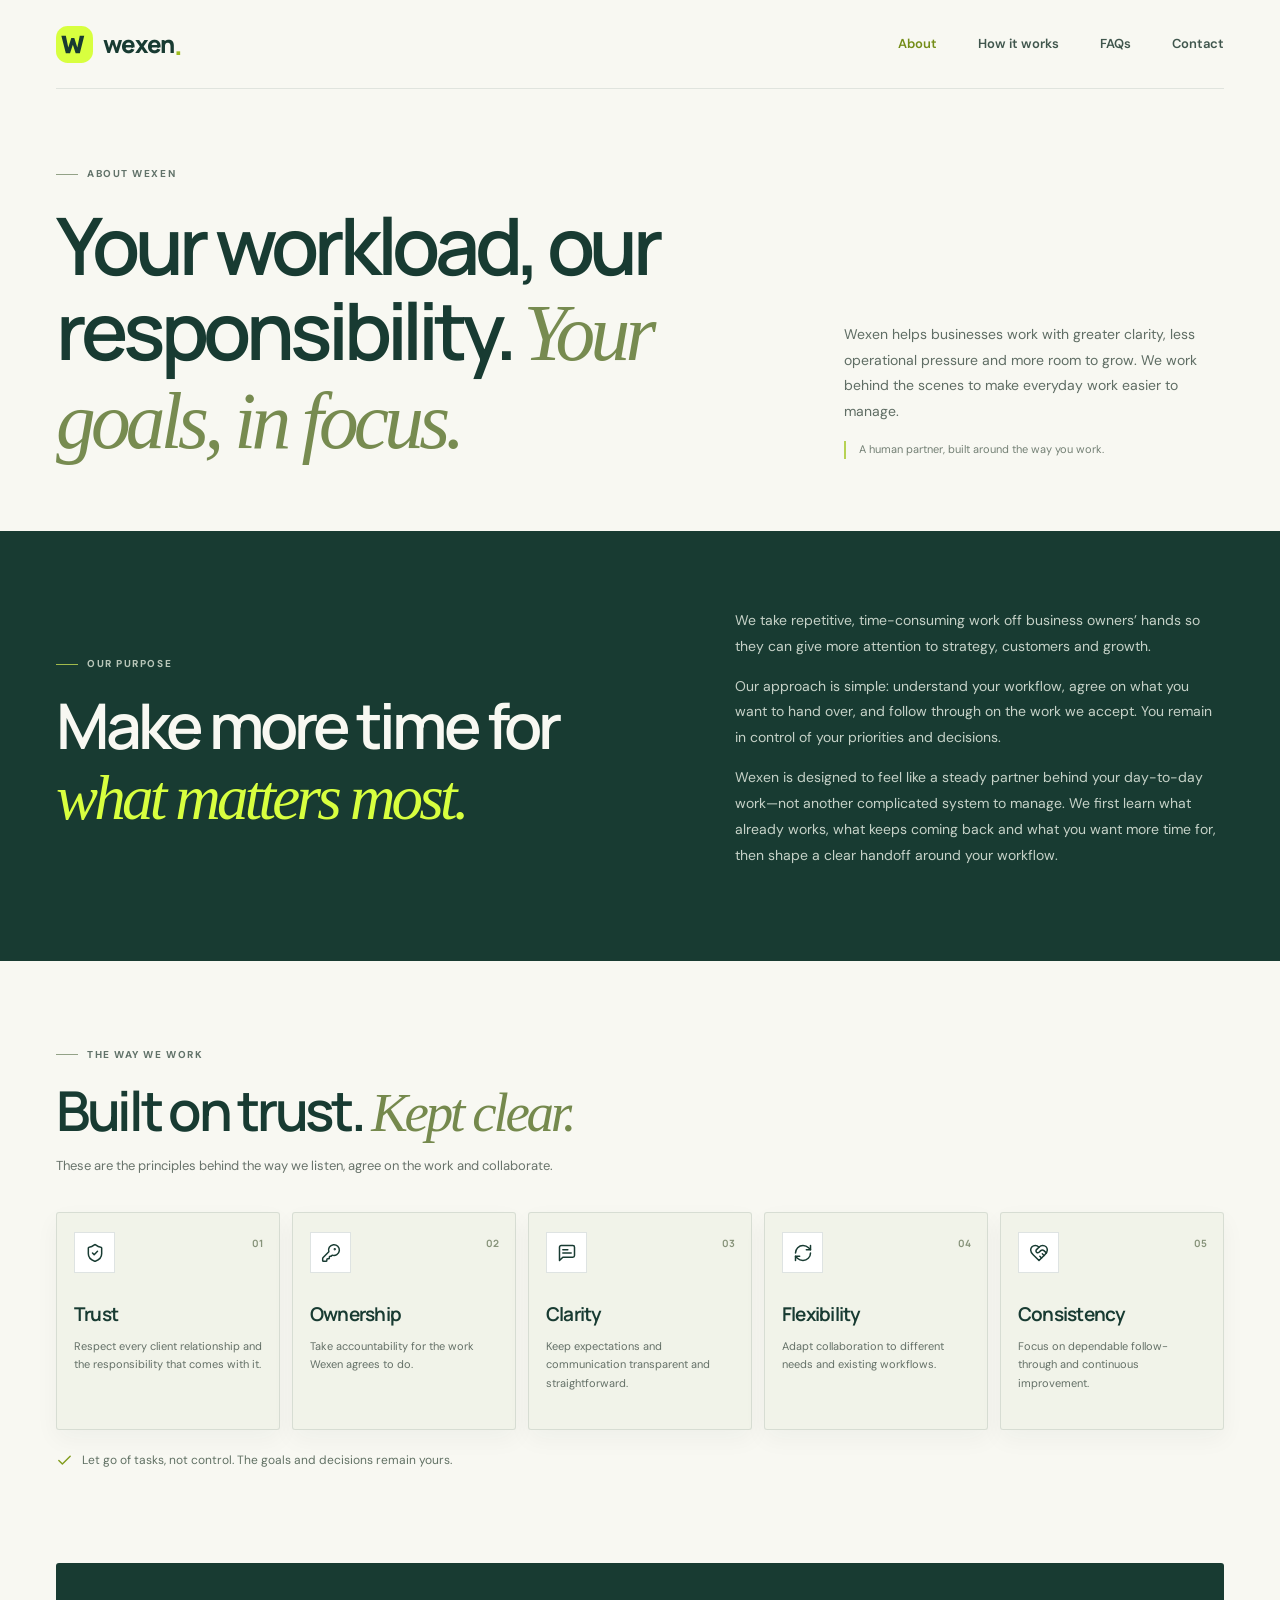
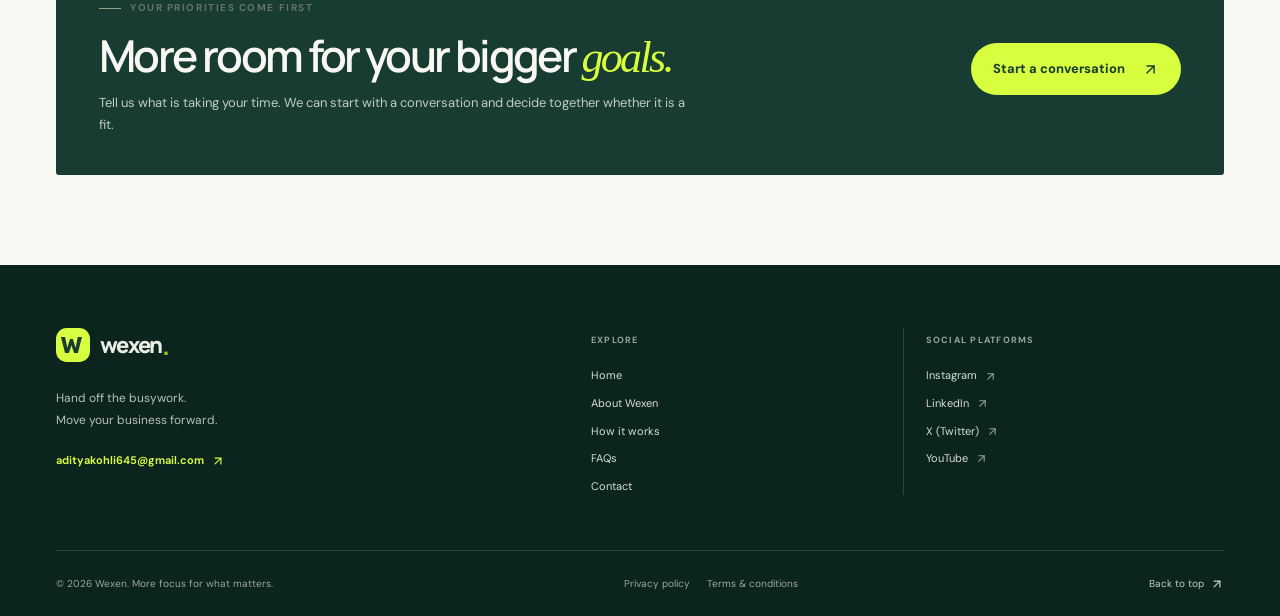
<file: why-wexen.html>
<!doctype html>
<html lang="en">
  <head>
    <meta charset="UTF-8" />
    <meta name="viewport" content="width=device-width, initial-scale=1.0" />
    <meta name="theme-color" content="#f8f8f2" />
    <title>About Wexen | More Focus, Clearer Workflows</title>
    <meta
      name="description"
      content="Wexen helps businesses simplify daily operations through clear, human-led handoffs, creating more room for strategy, customers and meaningful progress."
    />
    <meta name="keywords" content="About Wexen, business operations, trust, clarity, flexible collaboration" />
    <meta property="og:type" content="website" />
    <meta property="og:site_name" content="Wexen" />
    <meta property="og:title" content="About Wexen | More Focus, Clearer Workflows" />
    <meta
      property="og:description"
      content="Wexen helps businesses simplify daily operations through clear, human-led handoffs, creating more room for strategy, customers and meaningful progress."
    />
    <meta name="twitter:card" content="summary" />
    <meta name="twitter:title" content="About Wexen | More Focus, Clearer Workflows" />
    <meta
      name="twitter:description"
      content="Wexen helps businesses simplify daily operations through clear, human-led handoffs, creating more room for strategy, customers and meaningful progress."
    />
    <link rel="icon" type="image/svg+xml" href="images/wexen-mark.svg" />
    <link rel="preconnect" href="https://fonts.googleapis.com" />
    <link rel="preconnect" href="https://fonts.gstatic.com" crossorigin />
    <link
      href="https://fonts.googleapis.com/css2?family=DM+Sans:wght@400;500;600;700&family=Manrope:wght@400;500;600;700;800&display=swap"
      rel="stylesheet"
    />
    <link rel="stylesheet" href="css/style.css" />
  </head>
  <body>
    <div class="site-shell">
      <a class="skip-link" href="#main-content">Skip to content</a>
      <header class="site-header wrap">
        <a aria-label="Wexen home" href="index.html" class="brand">
          <span class="brand-mark" aria-hidden="true">
            <svg viewBox="0 0 38 38" fill="none">
              <rect width="38" height="38" rx="12" fill="currentColor"></rect>
              <path
                d="M5.5 10h4.6l2.5 12 3.1-9.8h3.1l3.1 9.8 2.5-12h4.6l-4.5 18h-4.3l-2.9-8.8-2.9 8.8h-4.3l-4.6-18Z"
                fill="#183B32"
              ></path>
            </svg>
          </span>
          <span class="brand-name">wexen</span>
          <span class="brand-period" aria-hidden="true">.</span>
        </a>
        <button
          class="menu-toggle"
          type="button"
          aria-label="Open navigation"
          aria-expanded="false"
          aria-controls="primary-navigation"
        >
          <svg
            class="icon-open"
            xmlns="http://www.w3.org/2000/svg"
            width="22"
            height="22"
            viewBox="0 0 24 24"
            fill="none"
            stroke="currentColor"
            stroke-width="2"
            stroke-linecap="round"
            stroke-linejoin="round"
          >
            <line x1="4" x2="20" y1="12" y2="12"></line>
            <line x1="4" x2="20" y1="6" y2="6"></line>
            <line x1="4" x2="20" y1="18" y2="18"></line></svg
          ><svg
            class="icon-close"
            xmlns="http://www.w3.org/2000/svg"
            width="22"
            height="22"
            viewBox="0 0 24 24"
            fill="none"
            stroke="currentColor"
            stroke-width="2"
            stroke-linecap="round"
            stroke-linejoin="round"
          >
            <path d="M18 6 6 18"></path>
            <path d="m6 6 12 12"></path>
          </svg>
        </button>
        <nav id="primary-navigation" class="primary-nav" aria-label="Main navigation">
          <a href="why-wexen.html" class="is-active" aria-current="page">About</a>
          <a href="how-it-works.html">How it works</a>
          <a href="faqs.html">FAQs</a>
          <a href="contact.html">Contact</a>
        </nav>
      </header>
      <main id="main-content">
        <div class="detail-page about-page">
          <section class="page-intro wrap">
            <p class="eyebrow">
              <span class="eyebrow-dash"></span>
              ABOUT WEXEN
            </p>
            <div class="page-intro-grid">
              <h1>
                Your workload, our responsibility.
                <span class="serif-italic">Your goals, in focus.</span>
              </h1>
              <div class="page-intro-aside">
                <p>
                  Wexen helps businesses work with greater clarity, less operational pressure and more room to grow. We
                  work behind the scenes to make everyday work easier to manage.
                </p>
                <span class="intro-note">A human partner, built around the way you work.</span>
              </div>
            </div>
          </section>
          <section class="about-purpose-section">
            <div class="wrap about-purpose-grid">
              <div>
                <p class="eyebrow eyebrow-light">
                  <span class="eyebrow-dash"></span>
                  OUR PURPOSE
                </p>
                <h2>
                  Make more time for
                  <span class="lime-italic">what matters most.</span>
                </h2>
              </div>
              <div class="about-purpose-copy">
                <p>
                  We take repetitive, time-consuming work off business owners’ hands so they can give more attention to
                  strategy, customers and growth.
                </p>
                <p>
                  Our approach is simple: understand your workflow, agree on what you want to hand over, and follow
                  through on the work we accept. You remain in control of your priorities and decisions.
                </p>
                <p>
                  Wexen is designed to feel like a steady partner behind your day-to-day work—not another complicated
                  system to manage. We first learn what already works, what keeps coming back and what you want more
                  time for, then shape a clear handoff around your workflow.
                </p>
              </div>
            </div>
          </section>
          <section class="detail-section wrap" aria-labelledby="about-values-title">
            <div class="detail-section-heading">
              <p class="eyebrow">
                <span class="eyebrow-dash"></span>
                THE WAY WE WORK
              </p>
              <h2 id="about-values-title">
                Built on trust.
                <span class="serif-italic">Kept clear.</span>
              </h2>
              <p>These are the principles behind the way we listen, agree on the work and collaborate.</p>
            </div>
            <div class="about-values-grid">
              <article class="about-value-card">
                <span class="about-value-icon">
                  <svg
                    xmlns="http://www.w3.org/2000/svg"
                    width="20"
                    height="20"
                    viewBox="0 0 24 24"
                    fill="none"
                    stroke="currentColor"
                    stroke-width="1.8"
                    stroke-linecap="round"
                    stroke-linejoin="round"
                  >
                    <path
                      d="M20 13c0 5-3.5 7.5-7.66 8.95a1 1 0 0 1-.67-.01C7.5 20.5 4 18 4 13V6a1 1 0 0 1 1-1c2 0 4.5-1.2 6.24-2.72a1.17 1.17 0 0 1 1.52 0C14.51 3.81 17 5 19 5a1 1 0 0 1 1 1z"
                    ></path>
                    <path d="m9 12 2 2 4-4"></path>
                  </svg>
                </span>
                <span class="about-value-number">01</span>
                <h3>Trust</h3>
                <p>Respect every client relationship and the responsibility that comes with it.</p>
              </article>
              <article class="about-value-card">
                <span class="about-value-icon">
                  <svg
                    xmlns="http://www.w3.org/2000/svg"
                    width="20"
                    height="20"
                    viewBox="0 0 24 24"
                    fill="none"
                    stroke="currentColor"
                    stroke-width="1.8"
                    stroke-linecap="round"
                    stroke-linejoin="round"
                  >
                    <path
                      d="M2.586 17.414A2 2 0 0 0 2 18.828V21a1 1 0 0 0 1 1h3a1 1 0 0 0 1-1v-1a1 1 0 0 1 1-1h1a1 1 0 0 0 1-1v-1a1 1 0 0 1 1-1h.172a2 2 0 0 0 1.414-.586l.814-.814a6.5 6.5 0 1 0-4-4z"
                    ></path>
                    <circle cx="16.5" cy="7.5" r=".5" fill="currentColor"></circle>
                  </svg>
                </span>
                <span class="about-value-number">02</span>
                <h3>Ownership</h3>
                <p>Take accountability for the work Wexen agrees to do.</p>
              </article>
              <article class="about-value-card">
                <span class="about-value-icon">
                  <svg
                    xmlns="http://www.w3.org/2000/svg"
                    width="20"
                    height="20"
                    viewBox="0 0 24 24"
                    fill="none"
                    stroke="currentColor"
                    stroke-width="1.8"
                    stroke-linecap="round"
                    stroke-linejoin="round"
                  >
                    <path d="M21 15a2 2 0 0 1-2 2H7l-4 4V5a2 2 0 0 1 2-2h14a2 2 0 0 1 2 2z"></path>
                    <path d="M13 8H7"></path>
                    <path d="M17 12H7"></path>
                  </svg>
                </span>
                <span class="about-value-number">03</span>
                <h3>Clarity</h3>
                <p>Keep expectations and communication transparent and straightforward.</p>
              </article>
              <article class="about-value-card">
                <span class="about-value-icon">
                  <svg
                    xmlns="http://www.w3.org/2000/svg"
                    width="20"
                    height="20"
                    viewBox="0 0 24 24"
                    fill="none"
                    stroke="currentColor"
                    stroke-width="1.8"
                    stroke-linecap="round"
                    stroke-linejoin="round"
                  >
                    <path d="M3 12a9 9 0 0 1 9-9 9.75 9.75 0 0 1 6.74 2.74L21 8"></path>
                    <path d="M21 3v5h-5"></path>
                    <path d="M21 12a9 9 0 0 1-9 9 9.75 9.75 0 0 1-6.74-2.74L3 16"></path>
                    <path d="M8 16H3v5"></path>
                  </svg>
                </span>
                <span class="about-value-number">04</span>
                <h3>Flexibility</h3>
                <p>Adapt collaboration to different needs and existing workflows.</p>
              </article>
              <article class="about-value-card">
                <span class="about-value-icon">
                  <svg
                    xmlns="http://www.w3.org/2000/svg"
                    width="20"
                    height="20"
                    viewBox="0 0 24 24"
                    fill="none"
                    stroke="currentColor"
                    stroke-width="1.8"
                    stroke-linecap="round"
                    stroke-linejoin="round"
                  >
                    <path
                      d="M19 14c1.49-1.46 3-3.21 3-5.5A5.5 5.5 0 0 0 16.5 3c-1.76 0-3 .5-4.5 2-1.5-1.5-2.74-2-4.5-2A5.5 5.5 0 0 0 2 8.5c0 2.3 1.5 4.05 3 5.5l7 7Z"
                    ></path>
                    <path
                      d="M12 5 9.04 7.96a2.17 2.17 0 0 0 0 3.08c.82.82 2.13.85 3 .07l2.07-1.9a2.82 2.82 0 0 1 3.79 0l2.96 2.66"
                    ></path>
                    <path d="m18 15-2-2"></path>
                    <path d="m15 18-2-2"></path>
                  </svg>
                </span>
                <span class="about-value-number">05</span>
                <h3>Consistency</h3>
                <p>Focus on dependable follow-through and continuous improvement.</p>
              </article>
            </div>
            <div class="about-control-note">
              <svg
                xmlns="http://www.w3.org/2000/svg"
                width="17"
                height="17"
                viewBox="0 0 24 24"
                fill="none"
                stroke="currentColor"
                stroke-width="2"
                stroke-linecap="round"
                stroke-linejoin="round"
              >
                <path d="M20 6 9 17l-5-5"></path>
              </svg>
              <p>Let go of tasks, not control. The goals and decisions remain yours.</p>
            </div>
          </section>
          <section class="detail-cta wrap">
            <div>
              <p class="eyebrow">
                <span class="eyebrow-dash"></span>
                YOUR PRIORITIES COME FIRST
              </p>
              <h2>
                More room for your bigger
                <span class="serif-italic">goals.</span>
              </h2>
              <p class="detail-cta-copy">
                Tell us what is taking your time. We can start with a conversation and decide together whether it is a
                fit.
              </p>
            </div>
            <a href="contact.html" class="button button-lime">
              Start a conversation
              <svg
                xmlns="http://www.w3.org/2000/svg"
                width="17"
                height="17"
                viewBox="0 0 24 24"
                fill="none"
                stroke="currentColor"
                stroke-width="2"
                stroke-linecap="round"
                stroke-linejoin="round"
              >
                <path d="M7 7h10v10"></path>
                <path d="M7 17 17 7"></path>
              </svg>
            </a>
          </section>
        </div>
      </main>
      <footer class="site-footer">
        <div class="wrap footer-main">
          <div class="footer-brand-column">
            <a aria-label="Wexen home" href="index.html" class="brand footer-brand">
              <span class="brand-mark" aria-hidden="true">
                <svg viewBox="0 0 38 38" fill="none">
                  <rect width="38" height="38" rx="12" fill="currentColor"></rect>
                  <path
                    d="M5.5 10h4.6l2.5 12 3.1-9.8h3.1l3.1 9.8 2.5-12h4.6l-4.5 18h-4.3l-2.9-8.8-2.9 8.8h-4.3l-4.6-18Z"
                    fill="#183B32"
                  ></path>
                </svg>
              </span>
              <span class="brand-name">wexen</span>
              <span class="brand-period" aria-hidden="true">.</span>
            </a>
            <p>
              Hand off the busywork.
              <br />
              Move your business forward.
            </p>
            <a class="footer-email" href="mailto:adityakohli645@gmail.com">
              adityakohli645@gmail.com
              <svg
                xmlns="http://www.w3.org/2000/svg"
                width="14"
                height="14"
                viewBox="0 0 24 24"
                fill="none"
                stroke="currentColor"
                stroke-width="2"
                stroke-linecap="round"
                stroke-linejoin="round"
              >
                <path d="M7 7h10v10"></path>
                <path d="M7 17 17 7"></path>
              </svg>
            </a>
          </div>
          <div class="footer-links-column">
            <h3>EXPLORE</h3>
            <a href="index.html">Home</a>
            <a href="why-wexen.html">About Wexen</a>
            <a href="how-it-works.html">How it works</a>
            <a href="faqs.html">FAQs</a>
            <a href="contact.html">Contact</a>
          </div>
          <div class="footer-links-column footer-social-column">
            <h3>SOCIAL PLATFORMS</h3>
            <a href="https://www.instagram.com/" target="_blank" rel="noopener noreferrer">
              Instagram
              <svg
                xmlns="http://www.w3.org/2000/svg"
                width="13"
                height="13"
                viewBox="0 0 24 24"
                fill="none"
                stroke="currentColor"
                stroke-width="2"
                stroke-linecap="round"
                stroke-linejoin="round"
                aria-hidden="true"
              >
                <path d="M7 7h10v10"></path>
                <path d="M7 17 17 7"></path>
              </svg>
            </a>
            <a href="https://www.linkedin.com/" target="_blank" rel="noopener noreferrer">
              LinkedIn
              <svg
                xmlns="http://www.w3.org/2000/svg"
                width="13"
                height="13"
                viewBox="0 0 24 24"
                fill="none"
                stroke="currentColor"
                stroke-width="2"
                stroke-linecap="round"
                stroke-linejoin="round"
                aria-hidden="true"
              >
                <path d="M7 7h10v10"></path>
                <path d="M7 17 17 7"></path>
              </svg>
            </a>
            <a href="https://x.com/" target="_blank" rel="noopener noreferrer">
              X (Twitter)
              <svg
                xmlns="http://www.w3.org/2000/svg"
                width="13"
                height="13"
                viewBox="0 0 24 24"
                fill="none"
                stroke="currentColor"
                stroke-width="2"
                stroke-linecap="round"
                stroke-linejoin="round"
                aria-hidden="true"
              >
                <path d="M7 7h10v10"></path>
                <path d="M7 17 17 7"></path>
              </svg>
            </a>
            <a href="https://www.youtube.com/" target="_blank" rel="noopener noreferrer">
              YouTube
              <svg
                xmlns="http://www.w3.org/2000/svg"
                width="13"
                height="13"
                viewBox="0 0 24 24"
                fill="none"
                stroke="currentColor"
                stroke-width="2"
                stroke-linecap="round"
                stroke-linejoin="round"
                aria-hidden="true"
              >
                <path d="M7 7h10v10"></path>
                <path d="M7 17 17 7"></path>
              </svg>
            </a>
          </div>
        </div>
        <div class="wrap footer-bottom">
          <span>
            ©
            <span data-year>2026</span>
            Wexen. More focus for what matters.
          </span>
          <div class="legal-details">
            <a href="privacy.html">Privacy policy</a>
            <a href="terms.html">Terms &amp; conditions</a>
          </div>
          <a class="back-top" href="#main-content">
            Back to top
            <svg
              xmlns="http://www.w3.org/2000/svg"
              width="14"
              height="14"
              viewBox="0 0 24 24"
              fill="none"
              stroke="currentColor"
              stroke-width="2"
              stroke-linecap="round"
              stroke-linejoin="round"
            >
              <path d="M7 7h10v10"></path>
              <path d="M7 17 17 7"></path>
            </svg>
          </a>
        </div>
      </footer>
    </div>
    <script src="js/main.js"></script>
  </body>
</html>
</file>
<file: css/style.css>
/* ==========================================================================
   Wexen — site styles
   1. Reset / base (browser normalisation)
   2. Brand tokens + site styles (ported 1:1 from the original stylesheet)
   3. Small additions for the plain-JS mobile menu
   ========================================================================== */

/* 1. Reset / base */
@layer base {
  *,
  :after,
  :before,
  ::backdrop {
    box-sizing: border-box;
    border: 0 solid;
    margin: 0;
    padding: 0;
  }
  ::file-selector-button {
    box-sizing: border-box;
    border: 0 solid;
    margin: 0;
    padding: 0;
  }
  html,
  :host {
    -webkit-text-size-adjust: 100%;
    tab-size: 4;
    line-height: 1.5;
    font-family: ui-sans-serif, system-ui, sans-serif, "Apple Color Emoji", "Segoe UI Emoji", "Segoe UI Symbol", "Noto Color Emoji";
    font-feature-settings: var(--default-font-feature-settings, normal);
    font-variation-settings: var(--default-font-variation-settings, normal);
    -webkit-tap-highlight-color: transparent;
  }
  hr {
    height: 0;
    color: inherit;
    border-top-width: 1px;
  }
  abbr:where([title]) {
    -webkit-text-decoration: underline dotted;
    text-decoration: underline dotted;
  }
  h1,
  h2,
  h3,
  h4,
  h5,
  h6 {
    font-size: inherit;
    font-weight: inherit;
  }
  a {
    color: inherit;
    -webkit-text-decoration: inherit;
    text-decoration: inherit;
  }
  b,
  strong {
    font-weight: bolder;
  }
  code,
  kbd,
  samp,
  pre {
    font-family: ui-monospace, SFMono-Regular, Menlo, Monaco, Consolas, "Liberation Mono", "Courier New", monospace;
    font-feature-settings: var(--default-mono-font-feature-settings, normal);
    font-variation-settings: var(
      --default-mono-font-variation-settings,
      normal
    );
    font-size: 1em;
  }
  small {
    font-size: 80%;
  }
  sub,
  sup {
    vertical-align: baseline;
    font-size: 75%;
    line-height: 0;
    position: relative;
  }
  sub {
    bottom: -0.25em;
  }
  sup {
    top: -0.5em;
  }
  table {
    text-indent: 0;
    border-color: inherit;
    border-collapse: collapse;
  }
  :-moz-focusring:where(:not(iframe)) {
    outline: auto;
  }
  progress {
    vertical-align: baseline;
  }
  summary {
    display: list-item;
  }
  ol,
  ul,
  menu {
    list-style: none;
  }
  img,
  svg,
  video,
  canvas,
  audio,
  iframe,
  embed,
  object {
    vertical-align: middle;
    display: block;
  }
  img,
  video {
    max-width: 100%;
    height: auto;
  }
  button,
  input,
  select,
  optgroup,
  textarea {
    font: inherit;
    font-feature-settings: inherit;
    font-variation-settings: inherit;
    letter-spacing: inherit;
    color: inherit;
    opacity: 1;
    background-color: #0000;
    border-radius: 0;
  }
  ::file-selector-button {
    font: inherit;
    font-feature-settings: inherit;
    font-variation-settings: inherit;
    letter-spacing: inherit;
    color: inherit;
    opacity: 1;
    background-color: #0000;
    border-radius: 0;
  }
  :where(select:is([multiple], [size])) optgroup {
    font-weight: bolder;
  }
  :where(select:is([multiple], [size])) optgroup option {
    padding-inline-start: 20px;
  }
  ::file-selector-button {
    margin-inline-end: 4px;
  }
  ::placeholder {
    opacity: 1;
  }
  @supports (not ((-webkit-appearance: -apple-pay-button))) or
    (contain-intrinsic-size: 1px) {
    ::placeholder {
      color: currentColor;
    }
    @supports (color: color-mix(in lab, red, red)) {
      ::placeholder {
        color: color-mix(in oklab, currentcolor 50%, transparent);
      }
    }
  }
  textarea {
    resize: vertical;
  }
  ::-webkit-search-decoration {
    -webkit-appearance: none;
  }
  ::-webkit-date-and-time-value {
    min-height: 1lh;
    text-align: inherit;
  }
  ::-webkit-datetime-edit {
    display: inline-flex;
  }
  ::-webkit-datetime-edit-fields-wrapper {
    padding: 0;
  }
  ::-webkit-datetime-edit {
    padding-block: 0;
  }
  ::-webkit-datetime-edit-year-field {
    padding-block: 0;
  }
  ::-webkit-datetime-edit-month-field {
    padding-block: 0;
  }
  ::-webkit-datetime-edit-day-field {
    padding-block: 0;
  }
  ::-webkit-datetime-edit-hour-field {
    padding-block: 0;
  }
  ::-webkit-datetime-edit-minute-field {
    padding-block: 0;
  }
  ::-webkit-datetime-edit-second-field {
    padding-block: 0;
  }
  ::-webkit-datetime-edit-millisecond-field {
    padding-block: 0;
  }
  ::-webkit-datetime-edit-meridiem-field {
    padding-block: 0;
  }
  ::-webkit-calendar-picker-indicator {
    line-height: 1;
  }
  :-moz-ui-invalid {
    box-shadow: none;
  }
  button,
  input:where([type="button"], [type="reset"], [type="submit"]) {
    appearance: button;
  }
  ::file-selector-button {
    appearance: button;
  }
  ::-webkit-inner-spin-button {
    height: auto;
  }
  ::-webkit-outer-spin-button {
    height: auto;
  }
  [hidden]:where(:not([hidden="until-found"])) {
    display: none !important;
  }
}

@layer utilities {
  .sr-only { clip-path: inset(50%); white-space: nowrap; border-width: 0; width: 1px; height: 1px; margin: -1px; padding: 0; position: absolute; overflow: hidden; }
}

/* 2. Brand tokens + site styles */
:root {
  --ink: #183b32;
  --ink-deep: #102d26;
  --cream: #f8f8f2;
  --paper: #fffefa;
  --line: #dedfd6;
  --lime: #d8ff3f;
  font-family: "DM Sans", sans-serif;
  color: var(--ink);
  background: var(--cream);
  font-synthesis: none;
  text-rendering: optimizeLegibility;
  -webkit-font-smoothing: antialiased;
  -moz-osx-font-smoothing: grayscale;
}

* { box-sizing: border-box; }
html { scroll-behavior: smooth; scroll-padding-top: 96px; }
body { margin: 0; min-width: 320px; background: var(--cream); color: var(--ink); font-family: "DM Sans", sans-serif; font-size: 15px; line-height: 1.6; }
button, input, textarea { font: inherit; }
a { color: inherit; text-decoration: none; }
button, a, summary { -webkit-tap-highlight-color: transparent; }
button:focus-visible, a:focus-visible, summary:focus-visible, input:focus-visible, textarea:focus-visible { outline: 3px solid #a8c62f; outline-offset: 4px; }
::selection { color: var(--ink-deep); background: var(--lime); }

.wrap { width: min(100% - 112px, 1336px); margin-inline: auto; }
.site-shell { overflow: clip; }
.skip-link { position: fixed; z-index: 100; top: 10px; left: 10px; padding: 10px 15px; transform: translateY(-150%); border-radius: 8px; background: var(--lime); color: var(--ink); font-weight: 700; }
.skip-link:focus { transform: translateY(0); }

.site-header { position: relative; z-index: 20; display: flex; align-items: center; justify-content: space-between; min-height: 89px; border-bottom: 1px solid rgba(24, 59, 50, .1); }
.brand { display: inline-flex; align-items: center; gap: 9px; width: fit-content; }
.brand-mark { display: inline-flex; width: 37px; height: 37px; color: var(--lime); }
.brand-mark svg { width: 100%; height: 100%; }
.brand-name { margin-left: 1px; font-family: "Manrope", sans-serif; font-size: 24px; font-weight: 800; letter-spacing: -1.65px; line-height: 1; }
.brand-period { margin-left: -9px; color: #9ebc1e; font-family: "Manrope", sans-serif; font-size: 27px; font-weight: 800; line-height: 1; }
.primary-nav { display: flex; align-items: center; gap: clamp(24px, 3.2vw, 48px); }
.primary-nav > a:not(.nav-cta) { color: #40564d; font-size: 13px; font-weight: 600; transition: color .2s ease; }
.primary-nav > a:not(.nav-cta):hover { color: #92ac1c; }
.nav-cta { display: inline-flex; align-items: center; gap: 13px; min-height: 45px; padding: 0 17px 0 20px; border-radius: 999px; background: var(--ink); color: var(--cream); font-size: 13px; font-weight: 650; transition: background .2s ease, transform .2s ease; }
.nav-cta:hover, .button-dark:hover { transform: translateY(-2px); background: #2b5549; }
.menu-toggle { display: none; }

.hero { display: grid; grid-template-columns: minmax(0, 1.08fr) minmax(360px, .84fr); align-items: center; gap: clamp(48px, 7vw, 110px); padding-top: 77px; padding-bottom: 83px; }
.hero-copy { position: relative; z-index: 1; padding: 16px 0 0 13px; }
.eyebrow { display: flex; align-items: center; gap: 9px; margin: 0; color: #62736a; font-size: 10px; font-weight: 750; letter-spacing: 1.55px; line-height: 1.4; }
.eyebrow-dot { width: 7px; height: 7px; border-radius: 50%; background: #a7ca25; box-shadow: 0 0 0 4px rgba(216, 255, 63, .33); }
.eyebrow-dash { display: inline-block; width: 22px; height: 1px; background: #93a287; }
.hero h1, .section-heading h2, .shopify-copy h2, .about-intro h2, .process-heading h2, .faq-intro h2, .contact-copy h2 { margin: 0; font-family: "Manrope", sans-serif; font-weight: 600; letter-spacing: -.065em; }
.hero h1 { max-width: 760px; margin-top: 27px; font-size: clamp(54px, 6.15vw, 88px); line-height: 1.06; }
.highlight { position: relative; z-index: 0; white-space: normal; padding-inline: .02em; background: linear-gradient(transparent 66%, var(--lime) 66%); -webkit-box-decoration-break: clone; box-decoration-break: clone; }
.highlight::after { display: none; }
.hero-intro { max-width: 506px; margin: 25px 0 0; color: #58685f; font-size: 17px; line-height: 1.72; }
.hero-actions { display: flex; align-items: center; flex-wrap: wrap; gap: 25px; margin-top: 31px; }
.button { display: inline-flex; align-items: center; justify-content: center; gap: 17px; min-height: 53px; padding: 0 22px; border: 0; border-radius: 999px; font-size: 13px; font-weight: 700; transition: transform .2s ease, background .2s ease, color .2s ease, box-shadow .2s ease; }
.button-dark { background: var(--ink); color: var(--paper); box-shadow: 0 7px 18px rgba(24, 59, 50, .12); }
.button-dark:hover { color: var(--lime); }
.text-link { display: inline-flex; align-items: center; gap: 9px; width: fit-content; color: var(--ink); font-size: 13px; font-weight: 700; transition: gap .2s ease, color .2s ease; }
.text-link:hover { gap: 13px; color: #758e18; }
.hero-note { display: flex; align-items: center; gap: 12px; margin-top: 43px; color: #718077; font-size: 11px; font-weight: 550; }
.note-avatars { display: inline-flex; align-items: center; }
.note-avatars i { display: grid; width: 25px; height: 25px; place-items: center; border: 2px solid var(--cream); border-radius: 50%; background: #dae8c3; color: var(--ink); font-size: 9px; font-style: normal; font-weight: 800; }
.note-avatars i + i { margin-left: -7px; background: #f4d4bd; font-size: 12px; }
.hero-art { position: relative; min-width: 0; padding: 5px 17px 40px 24px; }
.hero-art-frame { position: relative; z-index: 1; width: 100%; max-width: 492px; height: 536px; margin-left: auto; overflow: hidden; border: 8px solid rgba(255, 255, 255, .78); border-radius: 220px 220px 24px 24px; background: #e9e6d9; box-shadow: 0 25px 70px rgba(39, 59, 46, .12); }
.hero-image { display: block; width: 100%; height: 100%; object-fit: cover; object-position: center center; }
.image-stamp { position: absolute; right: 17px; bottom: 17px; display: inline-flex; align-items: center; gap: 7px; padding: 10px 13px; border: 1px solid rgba(255, 255, 255, .58); border-radius: 999px; background: rgba(248, 248, 242, .91); color: var(--ink); font-size: 9px; font-weight: 750; letter-spacing: 1px; backdrop-filter: blur(12px); }
.image-stamp svg { color: #89a914; }
.floating-note { position: absolute; z-index: 3; right: 0; bottom: 71px; display: flex; align-items: center; gap: 12px; min-width: 264px; padding: 15px 16px; border: 1px solid rgba(24, 59, 50, .07); border-radius: 15px; background: var(--paper); box-shadow: 0 15px 45px rgba(29, 49, 38, .14); }
.floating-icon { display: grid; width: 34px; height: 34px; flex: 0 0 34px; place-items: center; border-radius: 11px; background: var(--lime); color: var(--ink); }
.floating-note strong, .floating-note small { display: block; }
.floating-note strong { font-size: 12px; font-weight: 750; line-height: 1.4; }
.floating-note small { margin-top: 2px; color: #758078; font-size: 10px; }
.floating-arrow { margin-left: auto; color: #8a9e84; }
.hero-orbit { position: absolute; z-index: 0; top: 32px; left: 2px; display: grid; width: 92px; height: 92px; place-items: center; border: 1px solid rgba(24, 59, 50, .17); border-radius: 50%; color: #8c9a8c; font-family: "Manrope", sans-serif; font-size: 15px; font-weight: 800; transform: rotate(-13deg); }
.hero-orbit::before, .hero-orbit::after { position: absolute; inset: 9px; border: 1px dashed rgba(24, 59, 50, .13); border-radius: 50%; content: ""; }
.hero-orbit::after { inset: -7px; border-style: solid; border-color: transparent #c4d28f transparent transparent; }

.trust-ribbon { display: flex; align-items: center; justify-content: space-between; min-height: 80px; border-top: 1px solid var(--line); border-bottom: 1px solid var(--line); }
.trust-ribbon > p { margin: 0; color: #6f7b72; font-size: 9px; font-weight: 750; letter-spacing: 1.5px; }
.ribbon-items { display: flex; align-items: center; gap: clamp(24px, 5vw, 74px); }
.ribbon-items span { display: inline-flex; align-items: center; gap: 8px; color: #334c41; font-size: 12px; font-weight: 600; }
.ribbon-items svg { color: #89a914; }

.section-pad { padding-top: 116px; padding-bottom: 120px; }
.work-section { background: var(--paper); }
.section-heading-split { display: grid; grid-template-columns: 1.1fr .62fr; align-items: end; gap: 80px; margin-bottom: 51px; }
.section-heading h2, .about-intro h2, .faq-intro h2 { max-width: 700px; margin-top: 20px; font-size: clamp(42px, 5vw, 64px); line-height: 1.13; }
.serif-italic, .lime-italic { font-family: Georgia, "Times New Roman", serif; font-style: italic; font-weight: 400; letter-spacing: -.06em; }
.serif-italic { color: #768b4d; }
.section-aside { max-width: 390px; padding-bottom: 3px; }
.section-aside p { margin: 0 0 19px; color: #667169; font-size: 14px; line-height: 1.75; }
.section-aside .text-link { font-size: 12px; }
.service-grid { display: grid; grid-template-columns: repeat(3, minmax(0, 1fr)); gap: 16px; }
.service-card { position: relative; display: flex; min-height: 367px; flex-direction: column; padding: 25px 25px 24px; overflow: hidden; border: 1px solid rgba(24, 59, 50, .08); border-radius: 18px; transition: transform .25s ease, box-shadow .25s ease; }
.service-card:hover { transform: translateY(-4px); box-shadow: 0 15px 35px rgba(30, 50, 40, .08); }
.card-lime { background: #f0f5d9; }
.card-ivory { background: #f4f3eb; }
.card-peach { background: #f8eee5; }
.service-card-top { display: flex; align-items: center; justify-content: space-between; }
.service-icon { display: grid; width: 43px; height: 43px; place-items: center; border: 1px solid rgba(24, 59, 50, .12); border-radius: 14px; background: rgba(255, 255, 255, .67); color: var(--ink); }
.service-number { color: #788278; font-size: 9px; font-weight: 700; letter-spacing: 1.1px; }
.service-eyebrow { margin: 28px 0 8px; color: #6d7b6e; font-size: 9px; font-weight: 750; letter-spacing: 1.45px; }
.service-card h3 { max-width: 290px; margin: 0; font-family: "Manrope", sans-serif; font-size: clamp(23px, 2.35vw, 30px); font-weight: 600; letter-spacing: -.055em; line-height: 1.2; }
.service-description { max-width: 335px; margin: 12px 0 17px; color: #667169; font-size: 12px; line-height: 1.65; }
.task-list { display: grid; gap: 8px; margin: auto 0 0; padding: 0; list-style: none; }
.task-list li { display: flex; align-items: center; gap: 9px; color: #43554a; font-size: 11px; font-weight: 550; }
.task-check { display: inline-grid; width: 17px; height: 17px; flex: 0 0 17px; place-items: center; border-radius: 50%; background: rgba(255, 255, 255, .74); color: #6e8b16; }
.work-footnote { display: flex; align-items: center; gap: 9px; margin: 24px 0 0; color: #708075; font-size: 11px; }
.footnote-star { color: #9db826; font-size: 15px; }

.shopify-section { position: relative; overflow: hidden; background: var(--ink); color: var(--cream); }
.shopify-section::before { position: absolute; top: -204px; right: -96px; width: 430px; height: 430px; border: 1px solid rgba(216, 255, 63, .13); border-radius: 50%; content: ""; }
.shopify-section::after { position: absolute; top: -162px; right: -54px; width: 346px; height: 346px; border: 1px solid rgba(216, 255, 63, .09); border-radius: 50%; content: ""; }
.shopify-layout { position: relative; z-index: 1; display: grid; grid-template-columns: .91fr 1fr; align-items: center; gap: 80px; min-height: 600px; padding-top: 84px; padding-bottom: 88px; }
.eyebrow-light { color: #b8c6b9; }
.eyebrow-light .eyebrow-dash { background: #a1ba4c; }
.shopify-copy h2, .contact-copy h2 { max-width: 590px; margin-top: 24px; font-size: clamp(49px, 5vw, 67px); line-height: 1.08; }
.lime-italic { color: var(--lime); }
.shopify-intro { max-width: 460px; margin: 22px 0 26px; color: #cad3c9; font-size: 14px; line-height: 1.8; }
.button-lime { background: var(--lime); color: var(--ink); }
.button-lime:hover { transform: translateY(-2px); background: #e6ff86; box-shadow: 0 8px 24px rgba(216, 255, 63, .13); }
.shopify-caption { margin: 17px 0 0; color: #a8b9ae; font-size: 10px; }
.store-visual { position: relative; display: grid; min-height: 405px; place-items: center; }
.store-card { position: relative; z-index: 1; width: min(100%, 480px); padding: 24px 25px 18px; border: 1px solid rgba(24, 59, 50, .09); border-radius: 19px; background: #fffefa; color: var(--ink); box-shadow: 0 24px 80px rgba(2, 17, 12, .26); transform: rotate(1.3deg); }
.store-card-head { display: flex; align-items: center; gap: 11px; }
.store-avatar { display: grid; width: 39px; height: 39px; place-items: center; border-radius: 13px; background: var(--lime); font-family: "Manrope", sans-serif; font-size: 18px; font-weight: 800; letter-spacing: -1.4px; }
.store-label { display: flex; flex-direction: column; gap: 2px; }
.store-label strong { font-size: 11px; font-weight: 800; letter-spacing: .5px; }
.store-label small { color: #7c877e; font-size: 8px; font-weight: 650; letter-spacing: 1px; }
.store-menu { margin-left: auto; color: #718177; font-size: 24px; line-height: 1; }
.store-progress { height: 3px; margin: 19px 0 6px; overflow: hidden; border-radius: 3px; background: #edf0e8; }
.store-progress span { display: block; width: 73%; height: 100%; border-radius: inherit; background: #bbd443; }
.store-task { display: flex; align-items: center; gap: 11px; min-height: 67px; border-bottom: 1px solid #eef0e9; }
.store-task:last-of-type { border-bottom: 0; }
.store-task-icon { display: grid; width: 34px; height: 34px; flex: 0 0 34px; place-items: center; border-radius: 11px; }
.icon-product { background: #edf5d0; color: #647d16; }
.icon-collection { background: #f7e7db; color: #a36d44; }
.icon-store { background: #e5eee9; color: #3b6b58; }
.store-task strong, .store-task small { display: block; }
.store-task strong { font-size: 11px; font-weight: 700; }
.store-task small { margin-top: 2px; color: #7d887e; font-size: 9px; }
.store-status { margin-left: auto; padding: 5px 8px; border-radius: 999px; background: #f0f5db; color: #657d1b; font-size: 8px; font-weight: 800; letter-spacing: .7px; }
.store-card-foot { display: flex; align-items: center; gap: 7px; margin-top: 14px; color: #788378; font-size: 8px; font-weight: 750; letter-spacing: 1px; }
.tiny-dot { width: 6px; height: 6px; border-radius: 50%; background: #a9c332; }
.store-orbit { position: absolute; z-index: 0; display: grid; place-items: center; color: var(--lime); }
.orbit-one { top: 7px; right: 15px; width: 67px; height: 67px; border: 1px solid rgba(216, 255, 63, .48); border-radius: 50%; font-size: 28px; }
.orbit-two { bottom: 14px; left: 3px; width: 36px; height: 36px; border: 1px solid rgba(216, 255, 63, .4); border-radius: 50%; font-size: 20px; }

.about-section { background: #eef2e4; }
.about-layout { display: grid; grid-template-columns: .82fr 1fr; gap: clamp(70px, 12vw, 180px); align-items: start; }
.about-intro h2 { font-size: clamp(43px, 4.8vw, 62px); }
.about-summary { max-width: 420px; margin: 22px 0 21px; color: #647066; font-size: 14px; line-height: 1.85; }
.about-intro .text-link { font-size: 12px; }
.principles-list { padding-top: 4px; }
.principle-row { display: grid; grid-template-columns: 45px 1fr 20px; align-items: start; gap: 16px; padding: 22px 0 24px; border-bottom: 1px solid rgba(24, 59, 50, .15); }
.principle-row:first-child { padding-top: 5px; }
.principle-index { padding-top: 4px; color: #83916f; font-family: "Manrope", sans-serif; font-size: 11px; font-weight: 700; }
.principle-row h3 { margin: 0; font-family: "Manrope", sans-serif; font-size: 16px; font-weight: 650; letter-spacing: -.035em; }
.principle-row p { max-width: 445px; margin: 6px 0 0; color: #69746b; font-size: 11px; line-height: 1.7; }
.principle-arrow { margin-top: 4px; color: #899585; transition: transform .2s ease, color .2s ease; }
.principle-row:hover .principle-arrow { color: #78911b; transform: translate(2px, -2px); }
.principle-signoff { display: flex; align-items: center; gap: 9px; margin-top: 23px; color: #647165; font-size: 10px; font-weight: 650; }
.principle-signoff svg { color: #7c971d; }

.process-section { background: #fafaf5; }
.process-heading { max-width: 650px; }
.process-heading h2 { margin-top: 21px; font-size: clamp(47px, 5.3vw, 69px); line-height: 1.1; }
.process-heading > p:last-child { max-width: 455px; margin: 19px 0 0; color: #667169; font-size: 13px; line-height: 1.75; }
.process-steps { display: grid; grid-template-columns: repeat(3, 1fr); gap: 34px; margin-top: 65px; }
.process-step { position: relative; padding-top: 20px; border-top: 1px solid #d7dcd0; }
.step-top { display: flex; align-items: center; gap: 17px; }
.step-number { display: grid; width: 38px; height: 38px; place-items: center; border: 1px solid #d5dbce; border-radius: 50%; background: #f5f6ed; color: #566957; font-size: 10px; font-weight: 750; }
.step-rule { width: 100%; height: 1px; background-image: linear-gradient(to right, #c7d0bc 50%, transparent 50%); background-size: 8px 1px; }
.process-step h3 { max-width: 260px; margin: 24px 0 8px; font-family: "Manrope", sans-serif; font-size: 21px; font-weight: 650; letter-spacing: -.045em; line-height: 1.3; }
.process-step p { max-width: 305px; margin: 0; color: #68736b; font-size: 12px; line-height: 1.75; }

.faq-section { background: #f0f1e8; }
.faq-layout { display: grid; grid-template-columns: .78fr 1fr; gap: clamp(70px, 11vw, 156px); align-items: start; }
.faq-intro { position: relative; }
.faq-intro h2 { max-width: 455px; font-size: clamp(43px, 4.6vw, 60px); }
.faq-intro > p:not(.eyebrow) { max-width: 360px; margin: 20px 0 18px; color: #67736a; font-size: 12px; line-height: 1.8; }
.faq-intro .text-link { font-size: 12px; }
.faq-spark { position: absolute; right: 10px; bottom: -43px; color: #afc24a; font-size: 43px; transform: rotate(-11deg); }
.faq-list { border-top: 1px solid #d6dbd0; }
.faq-item { border-bottom: 1px solid #d6dbd0; }
.faq-item summary { display: flex; align-items: center; justify-content: space-between; gap: 20px; min-height: 70px; color: #29463b; cursor: pointer; font-family: "Manrope", sans-serif; font-size: 14px; font-weight: 650; letter-spacing: -.02em; list-style: none; }
.faq-item summary::-webkit-details-marker { display: none; }
.faq-toggle { display: grid; width: 28px; height: 28px; flex: 0 0 28px; place-items: center; border: 1px solid #d2d8cb; border-radius: 50%; transition: transform .25s ease, background .2s ease; }
.faq-item[open] .faq-toggle { background: var(--lime); transform: rotate(180deg); }
.faq-item > p { max-width: 555px; margin: -2px 40px 20px 0; color: #667169; font-size: 11px; line-height: 1.8; }

.contact-section { position: relative; overflow: hidden; background: var(--ink-deep); color: var(--cream); }
.contact-layout { position: relative; z-index: 1; display: grid; grid-template-columns: .88fr .74fr; align-items: center; gap: clamp(70px, 11vw, 160px); padding-top: 105px; padding-bottom: 110px; }
.contact-copy h2 { max-width: 620px; font-size: clamp(48px, 5.4vw, 72px); }
.contact-copy > p:not(.eyebrow) { max-width: 420px; margin: 21px 0 25px; color: #b8c7bc; font-size: 14px; line-height: 1.8; }
.contact-note { display: flex; align-items: center; gap: 11px; color: #bac7b9; font-size: 10px; }
.contact-note-icon { display: grid; width: 32px; height: 32px; place-items: center; border: 1px solid rgba(216, 255, 63, .35); border-radius: 50%; color: var(--lime); }
.contact-orbit { position: absolute; right: -120px; bottom: -184px; display: grid; width: 460px; height: 460px; place-items: center; border: 1px solid rgba(216, 255, 63, .1); border-radius: 50%; color: rgba(216, 255, 63, .42); font-family: "Manrope", sans-serif; font-size: 27px; font-weight: 800; }
.contact-orbit::before, .contact-orbit::after { position: absolute; inset: 30px; border: 1px solid rgba(216, 255, 63, .08); border-radius: 50%; content: ""; }
.contact-orbit::after { inset: 61px; }
.inquiry-form { position: relative; z-index: 2; padding: 29px 31px 25px; border: 1px solid rgba(24, 59, 50, .08); border-radius: 17px; background: var(--paper); color: var(--ink); box-shadow: 0 18px 55px rgba(0, 0, 0, .13); }
.form-heading { display: flex; align-items: center; justify-content: space-between; margin-bottom: 22px; color: #647267; font-size: 9px; font-weight: 750; letter-spacing: 1.25px; }
.form-step { color: #9ba897; font-size: 8px; }
.inquiry-form label { display: block; margin: 15px 0 7px; color: #40554a; font-size: 10px; font-weight: 700; }
.inquiry-form input, .inquiry-form textarea { display: block; width: 100%; border: 1px solid #e1e4da; border-radius: 8px; background: #fbfcf8; color: var(--ink); font-size: 11px; transition: border-color .2s ease, box-shadow .2s ease; }
.inquiry-form input { height: 43px; padding: 0 13px; }
.inquiry-form textarea { min-height: 79px; padding: 12px 13px; resize: vertical; }
.inquiry-form input::placeholder, .inquiry-form textarea::placeholder { color: #9aa39b; }
.inquiry-form input:focus, .inquiry-form textarea:focus { border-color: #a5bd37; box-shadow: 0 0 0 3px rgba(216, 255, 63, .2); outline: none; }
.form-submit { width: 100%; justify-content: space-between; margin-top: 17px; min-height: 47px; font-size: 11px; }
.form-note { margin: 11px 0 0; color: #7c877f; font-size: 9px; line-height: 1.55; text-align: center; }

.site-footer { background: #0c241e; color: #e9eee5; }
.footer-main { display: grid; grid-template-columns: 1.12fr .68fr 1.12fr .8fr; gap: 35px; padding-top: 63px; padding-bottom: 55px; }
.footer-brand .brand-mark { width: 34px; height: 34px; }
.footer-brand .brand-name { font-size: 22px; }
.footer-brand .brand-period { font-size: 25px; }
.footer-brand-column > p { margin: 19px 0 16px; color: #b4c1b7; font-size: 12px; line-height: 1.8; }
.footer-email { display: inline-flex; align-items: center; gap: 7px; color: var(--lime); font-size: 11px; font-weight: 650; }
.footer-links-column { display: flex; flex-direction: column; align-items: flex-start; gap: 10px; }
.footer-links-column h3 { margin: 5px 0 10px; color: #93a49a; font-size: 8px; font-weight: 750; letter-spacing: 1.25px; }
.footer-links-column a { color: #d5ded5; font-size: 10px; transition: color .2s ease; }
.footer-links-column a:hover, .footer-email:hover { color: var(--lime); }
.footer-aside { padding: 9px 0 0 12px; border-left: 1px solid rgba(219, 232, 214, .17); }
.footer-aside-mark { color: var(--lime); font-size: 24px; }
.footer-aside p { margin: 5px 0 17px; color: #d4ded4; font-family: "Manrope", sans-serif; font-size: 13px; font-weight: 550; line-height: 1.55; }
.footer-cta { display: inline-flex; align-items: center; gap: 9px; color: var(--lime); font-size: 10px; font-weight: 650; }
.footer-bottom { display: flex; align-items: center; justify-content: space-between; gap: 22px; min-height: 66px; border-top: 1px solid rgba(219, 232, 214, .15); color: #98a99e; font-size: 9px; }
.legal-details { display: flex; gap: 17px; }
.legal-item { position: relative; }
.legal-item summary { color: #c4d1c7; cursor: pointer; list-style: none; }
.legal-item summary::-webkit-details-marker { display: none; }
.legal-item summary:hover { color: var(--lime); }
.legal-item > p { position: absolute; z-index: 10; right: -60px; bottom: calc(100% + 14px); width: min(330px, calc(100vw - 48px)); margin: 0; padding: 15px; border: 1px solid rgba(216, 255, 63, .2); border-radius: 10px; background: #173b32; color: #e4ebe1; font-size: 10px; line-height: 1.7; box-shadow: 0 8px 30px rgba(0, 0, 0, .22); }
.back-top { display: inline-flex; align-items: center; gap: 6px; color: #c4d1c7; }
.legal-caveat { margin-top: -3px; padding-bottom: 18px; color: #87998e; font-size: 8px; }

@media (min-width: 1500px) {
  .hero h1 { font-size: 91px; }
}

@media (max-width: 1080px) {
  .wrap { width: min(100% - 64px, 1336px); }
  .hero { grid-template-columns: minmax(0, 1.05fr) minmax(300px, .82fr); gap: 38px; padding-top: 63px; padding-bottom: 70px; }
  .hero h1 { font-size: clamp(50px, 6.2vw, 68px); }
  .hero-art-frame { height: 480px; }
  .floating-note { right: -7px; min-width: 235px; }
  .section-heading-split { gap: 45px; }
  .shopify-layout { gap: 50px; }
  .about-layout { gap: 70px; }
  .faq-layout { gap: 65px; }
  .contact-layout { gap: 60px; }
  .footer-main { grid-template-columns: 1fr .7fr 1fr .8fr; gap: 25px; }
}

@media (max-width: 760px) {
  .wrap { width: min(100% - 42px, 610px); }
  html { scroll-padding-top: 76px; }
  .site-header { min-height: 73px; }
  .brand-mark { width: 34px; height: 34px; }
  .brand-name { font-size: 22px; }
  .brand-period { font-size: 25px; }
  .menu-toggle { display: grid; width: 43px; height: 43px; place-items: center; border: 1px solid rgba(24, 59, 50, .12); border-radius: 50%; background: transparent; color: var(--ink); }
  .primary-nav { position: absolute; top: calc(100% - 1px); right: -21px; left: -21px; display: none; flex-direction: column; align-items: stretch; gap: 0; padding: 13px 21px 20px; border-bottom: 1px solid var(--line); background: var(--cream); box-shadow: 0 18px 24px rgba(24, 59, 50, .08); }
  .primary-nav.is-open { display: flex; }
  .primary-nav > a:not(.nav-cta) { padding: 13px 0; border-bottom: 1px solid rgba(24, 59, 50, .09); font-size: 14px; }
  .primary-nav .nav-cta { justify-content: center; margin-top: 14px; }
  .hero { grid-template-columns: 1fr; gap: 21px; padding-top: 57px; padding-bottom: 47px; }
  .hero-copy { padding: 0; }
  .eyebrow { font-size: 9px; letter-spacing: 1.25px; }
  .hero h1 { max-width: 550px; margin-top: 22px; font-size: clamp(48px, 11.5vw, 75px); }
  .hero-intro { max-width: 490px; margin-top: 17px; font-size: 14px; }
  .hero-actions { gap: 16px; margin-top: 23px; }
  .button { min-height: 49px; padding-inline: 17px; font-size: 11px; }
  .hero-actions .text-link { font-size: 11px; }
  .hero-note { margin-top: 24px; font-size: 10px; }
  .hero-art { width: min(100%, 470px); margin-inline: auto; padding: 14px 11px 31px 20px; }
  .hero-art-frame { height: clamp(340px, 105vw, 510px); max-width: none; border-width: 6px; border-radius: 180px 180px 21px 21px; }
  .hero-orbit { top: 21px; left: -2px; width: 67px; height: 67px; font-size: 12px; }
  .floating-note { right: -8px; bottom: 59px; min-width: 216px; padding: 11px 12px; gap: 9px; }
  .floating-icon { width: 30px; height: 30px; flex-basis: 30px; }
  .floating-note strong { font-size: 11px; }
  .floating-note small { font-size: 9px; }
  .image-stamp { right: 11px; bottom: 11px; padding: 8px 10px; font-size: 8px; }
  .trust-ribbon { display: block; padding: 17px 0 19px; }
  .trust-ribbon > p { font-size: 8px; }
  .ribbon-items { justify-content: space-between; gap: 10px; margin-top: 13px; }
  .ribbon-items span { gap: 5px; font-size: 9px; }
  .ribbon-items svg { width: 12px; }
  .section-pad { padding-top: 77px; padding-bottom: 80px; }
  .section-heading-split { grid-template-columns: 1fr; gap: 16px; margin-bottom: 27px; }
  .section-heading h2, .about-intro h2, .faq-intro h2 { margin-top: 16px; font-size: clamp(39px, 9vw, 58px); }
  .section-aside { max-width: 500px; }
  .section-aside p { margin-bottom: 11px; font-size: 12px; }
  .service-grid { grid-template-columns: 1fr; gap: 12px; }
  .service-card { min-height: 0; padding: 21px 21px 22px; }
  .service-eyebrow { margin-top: 21px; }
  .service-card h3 { font-size: 25px; }
  .service-description { margin: 9px 0 15px; }
  .task-list { gap: 7px; }
  .work-footnote { align-items: flex-start; font-size: 10px; line-height: 1.6; }
  .shopify-layout { grid-template-columns: 1fr; gap: 24px; padding-top: 77px; padding-bottom: 66px; }
  .shopify-copy h2, .contact-copy h2 { max-width: 510px; margin-top: 18px; font-size: clamp(47px, 10.3vw, 66px); }
  .shopify-intro { margin: 16px 0 21px; font-size: 12px; }
  .shopify-caption { font-size: 9px; }
  .store-visual { min-height: 340px; margin-top: 0; }
  .store-card { padding: 18px 17px 14px; border-radius: 15px; }
  .store-task { min-height: 59px; gap: 9px; }
  .store-task small { font-size: 8px; }
  .store-status { padding: 4px 6px; font-size: 7px; }
  .orbit-one { top: -2px; right: -5px; width: 52px; height: 52px; font-size: 22px; }
  .orbit-two { bottom: 0; left: -9px; }
  .about-layout { grid-template-columns: 1fr; gap: 36px; }
  .about-summary { margin: 15px 0; font-size: 12px; }
  .principle-row { grid-template-columns: 31px 1fr 17px; gap: 11px; padding: 18px 0 20px; }
  .principle-row h3 { font-size: 14px; }
  .principle-row p { font-size: 10px; }
  .principle-signoff { align-items: flex-start; font-size: 9px; }
  .process-heading h2 { margin-top: 17px; font-size: clamp(46px, 10vw, 64px); }
  .process-heading > p:last-child { margin-top: 15px; font-size: 11px; }
  .process-steps { grid-template-columns: 1fr; gap: 22px; margin-top: 37px; }
  .process-step { display: grid; grid-template-columns: 47px 1fr; column-gap: 13px; padding-top: 18px; }
  .step-top { grid-row: span 2; align-items: start; }
  .step-rule { display: none; }
  .step-number { width: 38px; height: 38px; }
  .process-step h3 { max-width: none; margin: 2px 0 5px; font-size: 18px; }
  .process-step p { max-width: 430px; font-size: 10px; }
  .faq-layout { grid-template-columns: 1fr; gap: 34px; }
  .faq-intro > p:not(.eyebrow) { margin: 14px 0; font-size: 11px; }
  .faq-spark { right: 7px; bottom: -5px; font-size: 30px; }
  .faq-item summary { min-height: 62px; font-size: 12px; }
  .faq-item > p { margin-right: 5px; font-size: 10px; }
  .contact-layout { grid-template-columns: 1fr; gap: 35px; padding-top: 76px; padding-bottom: 75px; }
  .contact-copy h2 { font-size: clamp(46px, 10.4vw, 66px); }
  .contact-copy > p:not(.eyebrow) { margin: 16px 0 20px; font-size: 12px; }
  .contact-note { font-size: 9px; }
  .inquiry-form { padding: 23px 20px 20px; }
  .contact-orbit { right: -240px; bottom: 130px; width: 400px; height: 400px; }
  .footer-main { grid-template-columns: 1fr 1fr; gap: 32px 21px; padding-top: 42px; padding-bottom: 38px; }
  .footer-brand-column { grid-column: 1 / -1; }
  .footer-aside { padding-left: 13px; }
  .footer-bottom { min-height: 0; flex-wrap: wrap; gap: 12px 16px; padding-top: 18px; padding-bottom: 19px; font-size: 8px; }
  .footer-bottom > span { flex-basis: 100%; }
  .legal-details { gap: 14px; }
  .legal-item > p { right: auto; left: -60px; bottom: calc(100% + 12px); }
  .legal-caveat { padding-bottom: 15px; font-size: 7px; line-height: 1.6; }
}

@media (max-width: 380px) {
  .wrap { width: calc(100% - 34px); }
  .hero h1 { font-size: 46px; }
  .hero-actions { align-items: flex-start; flex-direction: column; }
  .ribbon-items span { font-size: 8px; }
  .store-card { padding-inline: 13px; }
  .store-task { gap: 7px; }
  .store-task strong { font-size: 10px; }
  .store-task small { font-size: 7px; }
  .store-status { padding-inline: 5px; font-size: 6px; }
  .footer-main { gap: 28px 14px; }
  .footer-links-column:nth-child(3) { grid-column: 1; }
}

@media (prefers-reduced-motion: reduce) {
  *, *::before, *::after { scroll-behavior: auto !important; animation-duration: .01ms !important; animation-iteration-count: 1 !important; transition-duration: .01ms !important; }
}


/* Route-specific page system: shared hierarchy, generous spacing and deep-link cards. */
.primary-nav > a.is-active:not(.nav-cta) { color: #748d17; }
.detail-page { min-height: 65vh; background: var(--cream); }
.page-intro { padding-top: 78px; padding-bottom: 67px; }
.page-intro-grid { display: grid; grid-template-columns: minmax(0, 1.1fr) minmax(280px, .62fr); align-items: end; gap: clamp(52px, 9vw, 128px); margin-top: 22px; }
.page-intro-grid h1 { max-width: 770px; margin: 0; font-family: "Manrope", sans-serif; font-size: clamp(54px, 6.2vw, 82px); font-weight: 600; letter-spacing: -.065em; line-height: 1.07; }
.page-intro-grid h1 .serif-italic { color: #778b50; }
.page-intro-aside { max-width: 425px; padding-bottom: 5px; }
.page-intro-aside > p { margin: 0; color: #5f6d64; font-size: 14px; line-height: 1.82; }
.intro-note { display: block; margin-top: 17px; padding-left: 13px; border-left: 2px solid #b7d253; color: #748075; font-size: 10px; line-height: 1.6; }
.detail-section { padding-top: 87px; padding-bottom: 88px; }
.detail-section-heading { max-width: 760px; margin-bottom: 34px; }
.detail-section-heading h2 { margin: 17px 0 11px; font-family: "Manrope", sans-serif; font-size: clamp(36px, 4.4vw, 55px); font-weight: 600; letter-spacing: -.06em; line-height: 1.14; }
.detail-section-heading h2 .serif-italic { color: #75894d; }
.detail-section-heading > p:last-child { max-width: 610px; margin: 0; color: #68736b; font-size: 12px; line-height: 1.8; }
.service-detail-grid { display: grid; grid-template-columns: repeat(2, minmax(0, 1fr)); gap: 15px; }
.service-detail-card { min-height: 337px; padding: 26px 28px 26px; border: 1px solid rgba(24, 59, 50, .08); border-radius: 18px; }
.detail-card-heading { display: flex; align-items: center; gap: 13px; }
.detail-card-heading .service-eyebrow { margin: 0; }
.service-detail-card h3, .shopify-detail-card h3, .why-principle h3 { max-width: 480px; margin: 26px 0 9px; font-family: "Manrope", sans-serif; font-size: 24px; font-weight: 650; letter-spacing: -.05em; line-height: 1.25; }
.service-detail-card > p, .shopify-detail-card > p, .why-principle > p { max-width: 495px; margin: 0; color: #667169; font-size: 11px; line-height: 1.75; }
.detail-check-list { display: grid; gap: 9px; margin: 20px 0 0; padding: 0; list-style: none; }
.detail-check-list li { display: flex; align-items: flex-start; gap: 8px; color: #45594c; font-size: 10px; line-height: 1.55; }
.detail-check-list svg { flex: 0 0 14px; margin-top: 1px; color: #7e991c; }
.detail-band { overflow: hidden; background: var(--ink); color: var(--cream); }
.detail-band-grid { display: grid; grid-template-columns: 1fr .7fr; align-items: center; gap: clamp(60px, 10vw, 140px); padding-top: 74px; padding-bottom: 76px; }
.detail-band h2, .shopify-handoff-grid h2, .handoff-prep-grid h2, .why-next-inner h2, .home-bottom-inner h2 { max-width: 580px; margin: 20px 0 0; font-family: "Manrope", sans-serif; font-size: clamp(43px, 5vw, 64px); font-weight: 600; letter-spacing: -.065em; line-height: 1.1; }
.detail-band-copy > p { margin: 0 0 20px; color: #c3cfc5; font-size: 12px; line-height: 1.85; }
.text-link-light { color: var(--lime); font-size: 12px; }
.fit-panel { display: grid; grid-template-columns: 1.04fr .8fr; gap: clamp(35px, 8vw, 110px); align-items: center; padding: 42px 45px; border: 1px solid rgba(24, 59, 50, .08); border-radius: 20px; background: #edf2e3; }
.fit-panel h2 { max-width: 580px; margin: 17px 0 0; font-family: "Manrope", sans-serif; font-size: clamp(34px, 4vw, 49px); font-weight: 600; letter-spacing: -.06em; line-height: 1.15; }
.fit-panel h2 .serif-italic { color: #75894d; }
.fit-copy > p { margin: 0 0 16px; color: #5f6d64; font-size: 12px; line-height: 1.8; }
.fit-signoff { display: flex; align-items: flex-start; gap: 8px; color: #596b5d; font-size: 10px; line-height: 1.6; }
.fit-signoff svg { flex: 0 0 17px; color: #829b20; }
.detail-cta { display: flex; align-items: center; justify-content: space-between; gap: 35px; margin-top: 5px; margin-bottom: 90px; padding: 38px 43px; border-radius: 19px; background: var(--ink); color: var(--cream); }
.detail-cta h2 { max-width: 720px; margin: 15px 0 8px; font-family: "Manrope", sans-serif; font-size: clamp(31px, 3.5vw, 44px); font-weight: 600; letter-spacing: -.06em; line-height: 1.14; }
.detail-cta h2 .serif-italic { color: var(--lime); }
.detail-cta-copy { max-width: 590px; margin: 0; color: #c0cdc2; font-size: 11px; line-height: 1.7; }
.detail-cta > .button { flex: 0 0 auto; }

.home-pages { background: var(--paper); }
.home-pages-heading { margin-bottom: 38px; }
.home-pages-grid { display: grid; grid-template-columns: repeat(3, minmax(0, 1fr)); gap: 14px; }
.home-route-card { display: flex; min-height: 283px; flex-direction: column; padding: 22px 23px 21px; border: 1px solid rgba(24, 59, 50, .08); border-radius: 17px; color: var(--ink); transition: transform .22s ease, box-shadow .22s ease; }
.home-route-card:hover { transform: translateY(-4px); box-shadow: 0 14px 32px rgba(30, 50, 40, .09); }
.home-tile-green { background: #edf2e4; }
.home-tile-lime { background: #f0f5d9; }
.home-tile-peach { background: #f8eee5; }
.home-tile-paper { background: #f8f8f2; }
.home-card-top { display: flex; align-items: center; justify-content: space-between; }
.home-card-icon { display: grid; width: 41px; height: 41px; place-items: center; border: 1px solid rgba(24, 59, 50, .12); border-radius: 13px; background: rgba(255, 255, 255, .72); }
.home-card-label { margin-top: 23px; color: #748075; font-size: 8px; font-weight: 750; letter-spacing: 1.35px; }
.home-card-title { display: block; max-width: 290px; margin-top: 7px; font-family: "Manrope", sans-serif; font-size: 22px; font-weight: 650; letter-spacing: -.045em; line-height: 1.25; }
.home-card-description { display: block; max-width: 335px; margin-top: 8px; color: #657167; font-size: 10px; line-height: 1.7; }
.home-card-link { display: inline-flex; align-items: center; gap: 7px; margin-top: auto; padding-top: 17px; color: #355444; font-size: 10px; font-weight: 700; }
.home-route-card:hover .home-card-link { color: #738d19; }
.home-pages .work-footnote { margin-top: 23px; }
.home-bottom-band { background: var(--ink-deep); color: var(--cream); }
.home-bottom-inner { display: flex; align-items: center; justify-content: space-between; gap: 40px; padding-top: 62px; padding-bottom: 64px; }
.home-bottom-inner h2 { max-width: 620px; font-size: clamp(39px, 4.7vw, 58px); }
.home-bottom-inner .button { flex: 0 0 auto; }

.shopify-detail-grid { display: grid; grid-template-columns: repeat(2, minmax(0, 1fr)); gap: 14px; }
.shopify-detail-card { padding: 25px 27px 26px; border: 1px solid rgba(24, 59, 50, .09); border-radius: 17px; background: var(--paper); }
.shopify-detail-top { display: flex; align-items: center; justify-content: space-between; }
.shopify-detail-card h3 { margin-top: 22px; font-size: 22px; }
.shopify-handoff-section, .handoff-prep-section, .why-next-section { background: var(--ink); color: var(--cream); }
.shopify-handoff-grid, .handoff-prep-grid { display: grid; grid-template-columns: .9fr .9fr; align-items: center; gap: clamp(60px, 10vw, 140px); padding-top: 77px; padding-bottom: 78px; }
.shopify-handoff-grid h2, .handoff-prep-grid h2 { font-size: clamp(42px, 4.8vw, 61px); }
.shopify-handoff-grid .shopify-intro { max-width: 420px; font-size: 12px; }
.handoff-list { display: grid; }
.handoff-list article { display: grid; grid-template-columns: 38px 1fr; gap: 14px; padding: 19px 0; border-bottom: 1px solid rgba(237, 246, 230, .16); }
.handoff-list article:first-child { border-top: 1px solid rgba(237, 246, 230, .16); }
.handoff-list article > span { display: grid; width: 32px; height: 32px; place-items: center; border: 1px solid rgba(216, 255, 63, .4); border-radius: 50%; color: var(--lime); font-size: 9px; font-weight: 700; }
.handoff-list h3 { margin: 1px 0 5px; font-family: "Manrope", sans-serif; font-size: 15px; font-weight: 650; }
.handoff-list p { margin: 0; color: #bdcbbf; font-size: 10px; line-height: 1.7; }

.why-opening { padding-top: 73px; padding-bottom: 68px; }
.why-opening h2 { max-width: 880px; margin: 19px 0 14px; font-family: "Manrope", sans-serif; font-size: clamp(44px, 5.3vw, 69px); font-weight: 600; letter-spacing: -.06em; line-height: 1.12; }
.why-opening h2 .serif-italic { color: #7a8e51; }
.why-opening-copy { max-width: 610px; margin: 0; color: #647067; font-size: 13px; line-height: 1.82; }
.why-principles-section { background: #edf2e4; }
.why-principles { display: grid; grid-template-columns: repeat(3, minmax(0, 1fr)); gap: 14px; }
.why-principle { min-height: 267px; padding: 23px 24px 24px; border: 1px solid rgba(24, 59, 50, .09); border-radius: 17px; background: rgba(255, 255, 255, .45); }
.why-principle-top { display: flex; align-items: center; justify-content: space-between; }
.why-principle h3 { margin: 24px 0 9px; font-size: 20px; }
.why-principle > p { font-size: 10px; }
.why-next-inner { display: flex; align-items: center; justify-content: space-between; gap: 35px; padding-top: 67px; padding-bottom: 69px; }
.why-next-inner h2 { font-size: clamp(41px, 4.7vw, 60px); }
.why-next-inner .button { flex: 0 0 auto; }

.handoff-timeline { max-width: 850px; margin-top: 47px; }
.handoff-timeline-step { display: grid; grid-template-columns: 66px 1fr; gap: 18px; }
.timeline-marker { display: flex; flex-direction: column; align-items: center; }
.timeline-marker span { display: grid; width: 43px; height: 43px; flex: 0 0 43px; place-items: center; border: 1px solid #cbd4c4; border-radius: 50%; background: #f4f5ed; color: #526755; font-size: 10px; font-weight: 750; }
.handoff-timeline-step:not(:last-child) .timeline-marker::after { width: 1px; min-height: 104px; flex: 1; background-image: linear-gradient(#b9c6b0 50%, transparent 50%); background-size: 1px 8px; content: ""; }
.timeline-body { padding: 1px 0 33px; }
.timeline-label { display: inline-flex; align-items: center; gap: 7px; color: #74816e; font-size: 8px; font-weight: 750; letter-spacing: 1.3px; }
.timeline-label svg { color: #829b20; }
.timeline-body h3 { margin: 9px 0 7px; font-family: "Manrope", sans-serif; font-size: 22px; font-weight: 650; letter-spacing: -.045em; }
.timeline-body > p { max-width: 690px; margin: 0; color: #657169; font-size: 11px; line-height: 1.8; }
.handoff-prep-grid > div > p:last-child { max-width: 440px; margin: 18px 0 0; color: #bdcbbf; font-size: 11px; line-height: 1.75; }
.prep-checklist { display: grid; gap: 0; margin: 0; padding: 0; list-style: none; }
.prep-checklist li { display: flex; align-items: flex-start; gap: 13px; padding: 15px 0; border-bottom: 1px solid rgba(237, 246, 230, .15); color: var(--lime); }
.prep-checklist li:first-child { border-top: 1px solid rgba(237, 246, 230, .15); }
.prep-checklist li > svg { flex: 0 0 15px; margin-top: 3px; }
.prep-checklist strong, .prep-checklist small { display: block; }
.prep-checklist strong { color: #eef2e8; font-size: 11px; font-weight: 650; }
.prep-checklist small { margin-top: 3px; color: #b9c8bc; font-size: 9px; }

.faq-page-layout { display: grid; grid-template-columns: .65fr 1fr; align-items: start; gap: clamp(55px, 9vw, 120px); }
.faq-page-aside { position: sticky; top: 30px; }
.faq-page-aside h2 { max-width: 420px; margin: 17px 0 13px; font-family: "Manrope", sans-serif; font-size: clamp(35px, 4.2vw, 50px); font-weight: 600; letter-spacing: -.06em; line-height: 1.16; }
.faq-page-aside h2 .serif-italic { color: #75894d; }
.faq-page-aside > p:not(.eyebrow) { max-width: 370px; margin: 0 0 16px; color: #667169; font-size: 11px; line-height: 1.8; }
.faq-item summary > span:first-child { display: block; }
.faq-category { display: block; margin-bottom: 5px; color: #81906f; font-family: "DM Sans", sans-serif; font-size: 7px; font-weight: 750; letter-spacing: 1.2px; }
.faq-list-detail .faq-item summary { min-height: 77px; font-size: 13px; }
.faq-list-detail .faq-item > p { max-width: 610px; font-size: 10px; }

.contact-detail-grid { display: grid; grid-template-columns: .82fr .78fr; align-items: start; gap: clamp(50px, 9vw, 130px); }
.contact-detail-aside h2 { max-width: 540px; margin: 18px 0 13px; font-family: "Manrope", sans-serif; font-size: clamp(38px, 4.5vw, 57px); font-weight: 600; letter-spacing: -.06em; line-height: 1.13; }
.contact-detail-aside h2 .serif-italic { color: #75894d; }
.contact-detail-aside > p:not(.eyebrow) { max-width: 480px; margin: 0; color: #657169; font-size: 11px; line-height: 1.8; }
.contact-note-list { display: grid; gap: 15px; margin-top: 25px; }
.contact-note-row { display: flex; align-items: center; gap: 11px; }
.contact-note-row .contact-note-icon { border-color: #d9e0d2; color: #6f851e; }
.contact-note-row strong, .contact-note-row small { display: block; }
.contact-note-row strong { font-size: 10px; font-weight: 700; }
.contact-note-row small { margin-top: 1px; color: #788279; font-size: 9px; }
.contact-privacy-note { display: flex; align-items: flex-start; gap: 10px; max-width: 440px; margin-top: 24px; padding: 13px; border-radius: 10px; background: #edf2e4; color: #718619; }
.contact-privacy-note svg { flex: 0 0 17px; margin-top: 1px; }
.contact-privacy-note p { margin: 0; color: #617066; font-size: 9px; line-height: 1.7; }
.contact-detail-grid .inquiry-form { width: 100%; }
.contact-next { display: flex; align-items: flex-start; gap: 10px; padding-top: 0; padding-bottom: 72px; }
.contact-next .footnote-star { flex: 0 0 16px; }
.contact-next p { margin: 0; color: #647067; font-size: 10px; line-height: 1.7; }
.contact-next a { color: #476a4b; font-weight: 700; text-decoration: underline; text-decoration-color: #c0cf92; text-underline-offset: 3px; }

.legal-copy { max-width: 850px; padding-top: 20px; }
.legal-copy article { padding: 24px 0; border-bottom: 1px solid var(--line); }
.legal-copy article:first-child { padding-top: 0; }
.legal-copy h2 { margin: 0 0 9px; font-family: "Manrope", sans-serif; font-size: 23px; font-weight: 650; letter-spacing: -.04em; }
.legal-copy article p { max-width: 790px; margin: 0; color: #617067; font-size: 12px; line-height: 1.9; }
.legal-updated { margin: 21px 0; color: #788278; font-size: 9px; }
.legal-copy .text-link { font-size: 11px; }

.static-page-fallback { max-width: 860px; margin: 50px auto 70px; padding: 34px; border: 1px solid #e1e3d9; border-radius: 18px; background: #fffefa; color: var(--ink); }
.static-page-fallback h1 { margin: 18px 0 12px; font-family: "Manrope", sans-serif; font-size: clamp(38px, 6vw, 64px); font-weight: 600; letter-spacing: -.06em; line-height: 1.1; }
.static-page-fallback h2 { margin: 24px 0 7px; font-family: "Manrope", sans-serif; font-size: 22px; letter-spacing: -.04em; }
.static-page-fallback > p { color: #617067; font-size: 13px; line-height: 1.8; }
.static-page-fallback .static-fallback-lead { max-width: 660px; font-size: 15px; }
.static-fallback-cta { display: inline-flex; margin: 8px 0; padding: 12px 18px; border-radius: 999px; background: var(--ink); color: white; font-size: 12px; font-weight: 700; }
.static-fallback-nav { display: flex; flex-wrap: wrap; gap: 8px; margin-top: 25px; color: #617067; font-size: 11px; }
.static-fallback-nav a { text-decoration: underline; text-underline-offset: 3px; }

@media (max-width: 1080px) {
  .page-intro-grid { gap: 48px; }
  .page-intro-grid h1 { font-size: clamp(49px, 6vw, 69px); }
  .home-pages-grid { gap: 11px; }
  .home-route-card { min-height: 288px; padding: 19px; }
  .home-card-title { font-size: 20px; }
  .detail-band-grid, .shopify-handoff-grid, .handoff-prep-grid { gap: 50px; }
  .fit-panel { gap: 45px; padding: 35px; }
  .faq-page-layout { gap: 50px; }
  .contact-detail-grid { gap: 52px; }
}

@media (max-width: 760px) {
  .page-intro { padding-top: 54px; padding-bottom: 41px; }
  .page-intro-grid { grid-template-columns: 1fr; gap: 15px; margin-top: 17px; }
  .page-intro-grid h1 { max-width: 620px; font-size: clamp(46px, 10.8vw, 68px); }
  .page-intro-aside { max-width: 570px; }
  .page-intro-aside > p { font-size: 12px; }
  .intro-note { margin-top: 12px; font-size: 9px; }
  .detail-section { padding-top: 60px; padding-bottom: 62px; }
  .detail-section-heading { margin-bottom: 24px; }
  .detail-section-heading h2 { margin: 14px 0 9px; font-size: clamp(34px, 8vw, 49px); }
  .detail-section-heading > p:last-child { font-size: 10px; }
  .service-detail-grid, .shopify-detail-grid { grid-template-columns: 1fr; gap: 11px; }
  .service-detail-card { min-height: 0; padding: 21px; }
  .service-detail-card h3, .shopify-detail-card h3 { margin-top: 19px; font-size: 21px; }
  .service-detail-card > p, .shopify-detail-card > p { font-size: 10px; }
  .detail-check-list { gap: 7px; margin-top: 15px; }
  .detail-check-list li { font-size: 9px; }
  .detail-band-grid, .shopify-handoff-grid, .handoff-prep-grid { grid-template-columns: 1fr; gap: 28px; padding-top: 58px; padding-bottom: 59px; }
  .detail-band h2, .shopify-handoff-grid h2, .handoff-prep-grid h2, .why-next-inner h2, .home-bottom-inner h2 { margin-top: 17px; font-size: clamp(40px, 9.4vw, 58px); }
  .detail-band-copy > p { font-size: 10px; }
  .fit-panel { grid-template-columns: 1fr; gap: 17px; padding: 25px 22px; border-radius: 15px; }
  .fit-panel h2 { margin-top: 14px; font-size: clamp(31px, 7.4vw, 43px); }
  .fit-copy > p { font-size: 10px; }
  .fit-signoff { font-size: 9px; }
  .detail-cta { align-items: flex-start; flex-direction: column; gap: 18px; margin-bottom: 61px; padding: 27px 23px; border-radius: 15px; }
  .detail-cta h2 { margin: 13px 0 6px; font-size: clamp(29px, 7.3vw, 39px); }
  .detail-cta-copy { font-size: 10px; }
  .detail-cta > .button { min-height: 46px; }
  .home-pages-heading { margin-bottom: 22px; }
  .home-pages-grid { grid-template-columns: 1fr; gap: 10px; }
  .home-route-card { min-height: 0; padding: 19px; }
  .home-card-label { margin-top: 19px; }
  .home-card-title { max-width: 360px; font-size: 22px; }
  .home-card-description { max-width: 440px; font-size: 10px; }
  .home-card-link { padding-top: 14px; }
  .home-bottom-inner, .why-next-inner { align-items: flex-start; flex-direction: column; gap: 21px; padding-top: 48px; padding-bottom: 49px; }
  .shopify-detail-card { padding: 20px; }
  .handoff-list article { padding: 16px 0; }
  .handoff-list h3 { font-size: 13px; }
  .handoff-list p { font-size: 9px; }
  .why-opening { padding-top: 55px; padding-bottom: 48px; }
  .why-opening h2 { margin: 17px 0 11px; font-size: clamp(42px, 9.4vw, 61px); }
  .why-opening-copy { font-size: 11px; }
  .why-principles { grid-template-columns: 1fr; gap: 10px; }
  .why-principle { min-height: 0; padding: 20px; }
  .why-principle h3 { margin: 18px 0 7px; font-size: 19px; }
  .why-principle > p { font-size: 9px; }
  .handoff-timeline { margin-top: 31px; }
  .handoff-timeline-step { grid-template-columns: 49px 1fr; gap: 10px; }
  .timeline-marker span { width: 37px; height: 37px; flex-basis: 37px; font-size: 9px; }
  .handoff-timeline-step:not(:last-child) .timeline-marker::after { min-height: 125px; }
  .timeline-body { padding-bottom: 26px; }
  .timeline-body h3 { font-size: 18px; }
  .timeline-body > p { font-size: 10px; }
  .prep-checklist li { padding: 13px 0; }
  .prep-checklist strong { font-size: 10px; }
  .prep-checklist small { font-size: 8px; }
  .faq-page-layout { grid-template-columns: 1fr; gap: 29px; }
  .faq-page-aside { position: static; }
  .faq-page-aside h2 { max-width: 480px; margin: 14px 0 10px; font-size: clamp(34px, 8vw, 47px); }
  .faq-page-aside > p:not(.eyebrow) { font-size: 10px; }
  .faq-list-detail .faq-item summary { min-height: 70px; font-size: 11px; }
  .faq-list-detail .faq-item > p { font-size: 9px; }
  .faq-category { font-size: 6px; }
  .contact-detail-grid { grid-template-columns: 1fr; gap: 31px; }
  .contact-detail-aside h2 { margin: 15px 0 11px; font-size: clamp(37px, 8.9vw, 54px); }
  .contact-detail-aside > p:not(.eyebrow) { font-size: 10px; }
  .contact-note-list { gap: 12px; margin-top: 18px; }
  .contact-privacy-note { margin-top: 18px; }
  .contact-detail-grid .inquiry-form { padding: 22px 19px 19px; }
  .contact-next { padding-bottom: 55px; }
  .legal-copy { padding-top: 7px; }
  .legal-copy article { padding: 18px 0; }
  .legal-copy h2 { font-size: 20px; }
  .legal-copy article p { font-size: 10px; }
  .static-page-fallback { margin: 28px 21px 42px; padding: 23px; }
  .static-page-fallback h1 { font-size: clamp(38px, 10vw, 55px); }
  .static-page-fallback > p { font-size: 11px; }
  .static-page-fallback .static-fallback-lead { font-size: 13px; }
  .static-fallback-nav { font-size: 9px; }
}

@media (prefers-reduced-motion: reduce) {
  .home-route-card:hover { transform: none; }
}

.notfound-page { min-height: 66vh; display: flex; flex-direction: column; align-items: flex-start; justify-content: center; padding-top: 75px; padding-bottom: 85px; }
.notfound-code { margin-top: 28px; color: #a4bd3e; font-family: "Manrope", sans-serif; font-size: clamp(54px, 8vw, 92px); font-weight: 700; letter-spacing: -.08em; line-height: 1; }
.notfound-page h1 { margin: 10px 0 8px; font-family: "Manrope", sans-serif; font-size: clamp(43px, 6vw, 70px); font-weight: 600; letter-spacing: -.065em; }
.notfound-page > p:not(.eyebrow) { max-width: 470px; margin: 0 0 23px; color: #667169; font-size: 13px; }


/* Readability pass: body copy stays comfortable; small caps remain decorative only. */
.home-card-description,
.service-detail-card > p,
.shopify-detail-card > p,
.why-principle > p,
.faq-page-aside > p:not(.eyebrow),
.faq-list-detail .faq-item > p,
.contact-detail-aside > p:not(.eyebrow),
.contact-privacy-note p,
.contact-next p,
.legal-copy article p,
.detail-section-heading > p:last-child,
.detail-band-copy > p,
.fit-copy > p,
.detail-cta-copy,
.timeline-body > p,
.handoff-list p,
.handoff-prep-grid > div > p:last-child,
.home-pages .work-footnote,
.static-page-fallback > p {
  font-size: 13px;
  line-height: 1.75;
}
.detail-check-list li { font-size: 12px; line-height: 1.65; }
.home-card-link, .contact-note-row strong, .contact-next a, .legal-copy .text-link { font-size: 12px; }
.intro-note, .contact-note-row small, .contact-next p, .fit-signoff, .prep-checklist small, .legal-updated, .form-note { font-size: 11px; }
.home-card-label, .faq-category, .timeline-label, .footer-links-column h3 { font-size: 9px; }
.footer-links-column a, .footer-cta { font-size: 11px; }
.footer-bottom { font-size: 10px; }
.legal-caveat { font-size: 9px; }
.inquiry-form label { font-size: 12px; }
.inquiry-form input, .inquiry-form textarea { font-size: 13px; }
.inquiry-form input::placeholder, .inquiry-form textarea::placeholder { font-size: 12px; }
.form-note { line-height: 1.6; }
.faq-list-detail .faq-item > p { max-width: 610px; }

@media (max-width: 760px) {
  .home-card-description,
  .service-detail-card > p,
  .shopify-detail-card > p,
  .why-principle > p,
  .faq-page-aside > p:not(.eyebrow),
  .faq-list-detail .faq-item > p,
  .contact-detail-aside > p:not(.eyebrow),
  .contact-privacy-note p,
  .contact-next p,
  .legal-copy article p,
  .detail-section-heading > p:last-child,
  .detail-band-copy > p,
  .fit-copy > p,
  .detail-cta-copy,
  .timeline-body > p,
  .handoff-list p,
  .handoff-prep-grid > div > p:last-child,
  .home-pages .work-footnote,
  .static-page-fallback > p {
    font-size: 12px;
    line-height: 1.75;
  }
  .detail-check-list li { font-size: 11px; }
  .intro-note, .contact-note-row small, .fit-signoff, .prep-checklist small, .legal-updated, .form-note { font-size: 10px; }
  .home-card-link, .contact-note-row strong, .contact-next a, .legal-copy .text-link { font-size: 11px; }
  .faq-category, .home-card-label, .timeline-label, .footer-links-column h3 { font-size: 8px; }
  .footer-links-column a, .footer-cta { font-size: 10px; }
  .footer-bottom { font-size: 9px; }
  .legal-caveat { font-size: 9px; }
  .inquiry-form label { font-size: 12px; }
  .inquiry-form input, .inquiry-form textarea { font-size: 16px; }
  .inquiry-form input::placeholder, .inquiry-form textarea::placeholder { font-size: 13px; }
  .form-note { line-height: 1.65; }
}


/* Service-agnostic Wexen page system */
.home-story-section { background: #edf2e4; }
.home-story-layout { display: grid; grid-template-columns: 1fr .8fr; align-items: end; gap: clamp(50px, 10vw, 140px); }
.home-story-heading h2 { max-width: 660px; margin: 18px 0 0; font-family: "Manrope", sans-serif; font-size: clamp(44px, 5.4vw, 69px); font-weight: 600; letter-spacing: -.065em; line-height: 1.1; }
.home-story-copy p { margin: 0 0 13px; color: #5d6b62; font-size: 14px; line-height: 1.8; }
.home-story-copy .text-link { margin-top: 6px; }
.home-principle-grid { display: grid; grid-template-columns: repeat(3, minmax(0, 1fr)); gap: 13px; margin-top: 48px; }
.home-principle-card { min-height: 228px; padding: 23px; border: 1px solid rgba(24, 59, 50, .12); background: rgba(255,255,255,.54); }
.home-principle-icon { display: grid; width: 43px; height: 43px; place-items: center; border: 1px solid rgba(24,59,50,.15); background: var(--cream); }
.home-principle-card > p { margin: 22px 0 7px; color: #78856c; font-size: 9px; font-weight: 750; letter-spacing: 1.4px; }
.home-principle-card h3 { margin: 0; font-family: "Manrope", sans-serif; font-size: 20px; font-weight: 650; letter-spacing: -.045em; }
.home-principle-card > span:last-child { display: block; max-width: 340px; margin-top: 8px; color: #67736a; font-size: 12px; line-height: 1.7; }
.home-reading-section { background: var(--paper); }
.home-reading-heading { margin-bottom: 29px; }
.home-reading-heading h2 { margin-top: 16px; }
.home-reading-grid { display: grid; grid-template-columns: repeat(3, minmax(0, 1fr)); gap: 14px; }
.home-reading-card { display: flex; min-height: 182px; flex-direction: column; padding: 21px; border: 1px solid rgba(24,59,50,.12); background: #f6f6ee; color: var(--ink); transition: transform .25s ease, box-shadow .25s ease, background .25s ease; }
.home-reading-card:nth-child(2) { background: #eef3dc; }
.home-reading-card:nth-child(3) { background: #f8eee5; }
.home-reading-card:hover { transform: perspective(900px) translateY(-5px) rotateX(1deg); box-shadow: 0 16px 32px rgba(30,50,40,.1); background: #fffefa; }
.reading-card-top { display: flex; align-items: center; justify-content: space-between; color: #74816e; font-size: 10px; font-weight: 700; letter-spacing: 1px; }
.reading-card-title { margin-top: 27px; font-family: "Manrope", sans-serif; font-size: 21px; font-weight: 650; letter-spacing: -.045em; }
.reading-card-copy { margin-top: 6px; color: #657168; font-size: 12px; line-height: 1.65; }

.about-purpose-section, .handoff-practice-section { overflow: hidden; background: var(--ink); color: var(--cream); }
.about-purpose-grid, .handoff-practice-grid { display: grid; grid-template-columns: .88fr .78fr; align-items: center; gap: clamp(50px, 10vw, 140px); padding-top: 77px; padding-bottom: 78px; }
.about-purpose-grid h2, .handoff-practice-grid h2 { max-width: 590px; margin: 20px 0 0; font-family: "Manrope", sans-serif; font-size: clamp(43px, 5vw, 63px); font-weight: 600; letter-spacing: -.065em; line-height: 1.1; }
.about-purpose-copy p, .handoff-practice-copy { margin: 0 0 14px; color: #c6d2c8; font-size: 14px; line-height: 1.85; }
.about-values-grid { display: grid; grid-template-columns: repeat(5, minmax(0, 1fr)); gap: 12px; }
.about-value-card { position: relative; min-height: 218px; padding: 19px 17px; border: 1px solid rgba(24,59,50,.12); background: #f1f3e9; transition: transform .25s ease, box-shadow .25s ease; }
.about-value-card:hover { transform: perspective(900px) translateY(-5px) rotateY(-1deg); box-shadow: 0 16px 32px rgba(30,50,40,.11); }
.about-value-icon { display: grid; width: 41px; height: 41px; place-items: center; border: 1px solid rgba(24,59,50,.14); background: white; }
.about-value-number { position: absolute; top: 22px; right: 16px; color: #87937a; font-family: "Manrope", sans-serif; font-size: 10px; font-weight: 700; }
.about-value-card h3 { margin: 26px 0 7px; font-family: "Manrope", sans-serif; font-size: 19px; font-weight: 650; letter-spacing: -.04em; }
.about-value-card p { margin: 0; color: #647067; font-size: 11px; line-height: 1.7; }
.about-control-note { display: flex; align-items: center; gap: 9px; margin-top: 21px; color: #617164; font-size: 12px; }
.about-control-note svg { color: #819c1c; }

.process-diagram-section { padding: 91px 0 99px; background: #f0f2e8; }
.process-page-heading { max-width: 780px; margin-bottom: 37px; }
.process-diagram { margin: 0; padding: 27px 26px 20px; border: 1px solid rgba(24,59,50,.13); background: #fbfbf6; box-shadow: 0 22px 54px rgba(30,50,40,.07); }
.process-diagram > figcaption { margin: 0 0 27px; color: #75806f; font-size: 9px; font-weight: 750; letter-spacing: 1.25px; text-transform: uppercase; }
.process-diagram-inner { position: relative; }
.process-connectors { position: absolute; z-index: 0; top: 0; left: 0; width: 100%; height: 72px; overflow: visible; }
.process-connectors-mobile { display: none; }
.process-track, .process-flow { fill: none; stroke-linecap: round; }
.process-track { stroke: #cdd7c8; stroke-width: 2; }
.process-flow { stroke: #8da92b; stroke-width: 2.4; stroke-dasharray: 5 13; animation: process-flow 2.1s linear infinite; }
.process-node-list { position: relative; z-index: 1; display: grid; grid-template-columns: repeat(4, minmax(0, 1fr)); gap: 15px; margin: 0; padding: 0; list-style: none; }
.process-node { min-width: 0; text-align: center; }
.process-node-mark { display: grid; width: 58px; height: 58px; place-items: center; margin: 11px auto 18px; border: 1px solid #cad5c0; background: #fffefa; box-shadow: 0 0 0 7px #fbfbf6; color: var(--ink); transition: transform .25s ease, background .25s ease, box-shadow .25s ease; }
.process-node-mark > span { font-family: "Manrope", sans-serif; font-size: 12px; font-weight: 750; }
.process-node:nth-child(2) .process-node-mark { animation: node-pulse 6s ease-in-out infinite .4s; }
.process-node:nth-child(3) .process-node-mark { animation: node-pulse 6s ease-in-out infinite 1.1s; }
.process-node:nth-child(4) .process-node-mark { animation: node-pulse 6s ease-in-out infinite 1.8s; }
.process-node-copy { min-height: 189px; padding: 17px 15px; border: 1px solid rgba(24,59,50,.11); background: #f3f4ed; text-align: left; transition: transform .25s ease, box-shadow .25s ease; }
.process-node:nth-child(2) .process-node-copy { background: #edf2df; }
.process-node:nth-child(3) .process-node-copy { background: #f8eee5; }
.process-node:nth-child(4) .process-node-copy { background: #f0f4d8; }
.process-node:hover .process-node-copy { transform: perspective(900px) translateY(-4px) rotateX(1.2deg); box-shadow: 0 14px 25px rgba(30,50,40,.09); }
.process-node-label { margin: 0 0 7px; color: #7a876b; font-size: 9px; font-weight: 750; letter-spacing: 1.3px; }
.process-node h3 { margin: 0 0 9px; font-family: "Manrope", sans-serif; font-size: 19px; font-weight: 650; letter-spacing: -.04em; line-height: 1.25; }
.process-node-copy > p:last-child { margin: 0; color: #647067; font-size: 12px; line-height: 1.72; }
.handoff-practice-grid { grid-template-columns: .9fr .75fr; }
.handoff-practice-copy { max-width: 460px; margin-top: 17px; }
.handoff-points { display: grid; }
.handoff-points article { display: grid; grid-template-columns: 43px 1fr; gap: 13px; padding: 19px 0; border-top: 1px solid rgba(237,246,230,.17); }
.handoff-points article:last-child { border-bottom: 1px solid rgba(237,246,230,.17); }
.handoff-points article > span { display: grid; width: 34px; height: 34px; place-items: center; border: 1px solid rgba(216,255,63,.4); color: var(--lime); font-size: 10px; font-weight: 750; }
.handoff-points h3 { margin: 0 0 5px; font-family: "Manrope", sans-serif; font-size: 16px; font-weight: 650; }
.handoff-points p { margin: 0; color: #c0cec3; font-size: 12px; line-height: 1.7; }

/* Square-edged interaction surfaces and clear focus; brand icon stays rounded. */
.button, .nav-cta, .home-route-card, .home-principle-card, .home-reading-card,
.about-value-card, .process-diagram, .process-node-copy, .inquiry-form,
.fit-panel, .detail-cta, .service-detail-card, .shopify-detail-card,
.why-principle, .contact-privacy-note, .faq-toggle, .inquiry-form input,
.inquiry-form textarea, .menu-toggle { border-radius: 3px !important; }
.button { min-height: 52px; box-shadow: none; transition: transform .22s ease, background .22s ease, box-shadow .22s ease; }
.button:hover { transform: translateY(-2px); box-shadow: 0 11px 23px rgba(24,59,50,.14); }
.home-route-card, .service-detail-card, .shopify-detail-card, .why-principle, .fit-panel, .detail-cta { border-radius: 3px !important; }
.home-reading-card, .home-principle-card, .about-value-card, .process-node-copy, .inquiry-form { box-shadow: 0 9px 24px rgba(30,50,40,.045); }

@keyframes process-flow { to { stroke-dashoffset: -72; } }
@keyframes node-pulse { 0%, 13%, 100% { background: #fffefa; box-shadow: 0 0 0 7px #fbfbf6; transform: translateY(0); } 7% { background: var(--lime); box-shadow: 0 0 0 11px rgba(216,255,63,.21); transform: translateY(-3px); } }
@keyframes rise-in { from { opacity: 0; transform: translateY(17px); } to { opacity: 1; transform: translateY(0); } }
@keyframes hero-arrive { from { opacity: 0; transform: perspective(1100px) rotateY(-3deg) translateY(14px); } to { opacity: 1; transform: perspective(1100px) rotateY(0) translateY(0); } }
.hero-copy { animation: rise-in .72s cubic-bezier(.2,.65,.3,1) both; }
.hero-art-frame { animation: hero-arrive .9s .08s cubic-bezier(.2,.65,.3,1) both; }
.home-principle-card, .home-reading-card, .about-value-card { animation: rise-in .62s cubic-bezier(.2,.65,.3,1) both; }
.home-principle-card:nth-child(2), .home-reading-card:nth-child(2), .about-value-card:nth-child(2) { animation-delay: .08s; }
.home-principle-card:nth-child(3), .home-reading-card:nth-child(3), .about-value-card:nth-child(3) { animation-delay: .16s; }
.home-principle-card:nth-child(4), .about-value-card:nth-child(4) { animation-delay: .24s; }
.about-value-card:nth-child(5) { animation-delay: .32s; }
.process-diagram { animation: rise-in .7s cubic-bezier(.2,.65,.3,1) both; }

@media (max-width: 1080px) {
  .about-values-grid { grid-template-columns: repeat(3, minmax(0, 1fr)); }
  .process-node-list { gap: 9px; }
  .process-node-copy { min-height: 216px; padding: 15px 12px; }
  .process-node h3 { font-size: 17px; }
  .process-node-copy > p:last-child { font-size: 11px; }
  .home-story-layout { gap: 52px; }
  .footer-main { grid-template-columns: 1.2fr .8fr .65fr; }
}

@media (max-width: 760px) {
  .home-story-layout, .about-purpose-grid, .handoff-practice-grid { grid-template-columns: 1fr; gap: 24px; }
  .home-story-heading h2 { margin-top: 14px; font-size: clamp(39px, 9vw, 56px); }
  .home-story-copy p, .about-purpose-copy p { font-size: 12px; }
  .home-principle-grid, .home-reading-grid { grid-template-columns: 1fr; gap: 10px; margin-top: 28px; }
  .home-principle-card { min-height: 0; padding: 18px; }
  .home-principle-card > p { margin-top: 17px; }
  .home-principle-card h3 { font-size: 19px; }
  .home-principle-card > span:last-child { font-size: 12px; }
  .home-reading-heading { margin-bottom: 20px; }
  .home-reading-card { min-height: 144px; padding: 17px; }
  .reading-card-title { margin-top: 19px; font-size: 20px; }
  .reading-card-copy { font-size: 11px; }
  .about-purpose-grid, .handoff-practice-grid { padding-top: 57px; padding-bottom: 58px; }
  .about-purpose-grid h2, .handoff-practice-grid h2 { margin-top: 15px; font-size: clamp(38px, 9vw, 54px); }
  .about-purpose-copy p, .handoff-practice-copy { margin-bottom: 10px; }
  .about-values-grid { grid-template-columns: 1fr 1fr; gap: 9px; }
  .about-value-card { min-height: 196px; padding: 16px 14px; }
  .about-value-icon { width: 37px; height: 37px; }
  .about-value-number { top: 19px; right: 12px; }
  .about-value-card h3 { margin-top: 19px; font-size: 17px; }
  .about-value-card p { font-size: 10px; }
  .about-control-note { align-items: flex-start; font-size: 11px; }
  .process-diagram-section { padding: 58px 0 64px; }
  .process-page-heading { margin-bottom: 23px; }
  .process-diagram { padding: 19px 15px 12px; }
  .process-diagram > figcaption { margin-bottom: 15px; font-size: 8px; }
  .process-connectors-desktop { display: none; }
  .process-connectors-mobile { display: block; top: 3px; left: 0; width: 39px; height: calc(100% - 8px); }
  .process-node-list { display: block; }
  .process-node { position: relative; display: grid; grid-template-columns: 48px minmax(0, 1fr); gap: 10px; min-height: 0; padding: 12px 0 17px; text-align: left; }
  .process-node:not(:last-child)::after { position: absolute; top: 56px; bottom: -1px; left: 18px; width: 2px; background: repeating-linear-gradient(to bottom, #8da92b 0 5px, transparent 5px 12px); animation: process-flow-vertical 1.8s linear infinite; content: ""; }
  .process-node-mark { align-self: start; width: 39px; height: 39px; margin: 3px 0 0; box-shadow: 0 0 0 4px #fbfbf6; }
  .process-node-mark > span { font-size: 10px; }
  .process-node-copy, .process-node:nth-child(2) .process-node-copy, .process-node:nth-child(3) .process-node-copy, .process-node:nth-child(4) .process-node-copy { min-height: 0; padding: 14px; }
  .process-node-label { margin-bottom: 5px; font-size: 8px; }
  .process-node h3 { margin-bottom: 6px; font-size: 17px; }
  .process-node-copy > p:last-child { font-size: 11px; }
  .handoff-points article { grid-template-columns: 39px 1fr; gap: 10px; padding: 16px 0; }
  .handoff-points h3 { font-size: 14px; }
  .handoff-points p { font-size: 11px; }
  .footer-main { grid-template-columns: 1fr 1fr; gap: 27px 18px; padding-top: 40px; padding-bottom: 34px; }
  .footer-brand-column { grid-column: 1 / -1; }
  .footer-aside { padding: 5px 0 0 12px; }
  .footer-aside p { margin-bottom: 0; }
  .footer-bottom { align-items: flex-start; gap: 13px; padding-top: 16px; padding-bottom: 18px; }
  .footer-bottom > span { flex-basis: 100%; }
}

@keyframes process-flow-vertical { to { background-position-y: 12px; } }
@media (prefers-reduced-motion: reduce) {
  *, *::before, *::after { scroll-behavior: auto !important; animation-duration: .01ms !important; animation-iteration-count: 1 !important; transition-duration: .01ms !important; }
  .home-reading-card:hover, .about-value-card:hover, .process-node:hover .process-node-copy { transform: none; }
}


/* Static prerendered legal pages stay readable before JavaScript loads. */
.static-page-fallback, .static-fallback-cta { border-radius: 3px !important; }
.static-legal-fallback { max-width: 900px; }
.static-legal-section { display: grid; grid-template-columns: 38px minmax(0, 1fr); gap: 13px; padding: 20px 0; border-bottom: 1px solid var(--line); }
.static-legal-section .legal-index { margin: 4px 0 0; color: #81906f; font-size: 10px; font-weight: 700; }
.static-legal-section h2 { margin: 0 0 10px; font-family: "Manrope", sans-serif; font-size: 21px; font-weight: 650; letter-spacing: -.04em; }
.static-legal-section p, .static-legal-section li { color: #617067; font-size: 13px; line-height: 1.8; }
.static-legal-section p { margin: 0 0 9px; }
.static-legal-section ul { margin: 0 0 10px; padding-left: 20px; }
.static-legal-section li { padding: 2px 0; }
.static-legal-section a { color: #526b33; font-weight: 700; text-decoration: underline; text-underline-offset: 3px; }
.static-legal-section a:hover { color: var(--ink); }
@media (max-width: 760px) {
  .static-legal-section { grid-template-columns: 28px minmax(0, 1fr); gap: 9px; padding: 16px 0; }
  .static-legal-section h2 { font-size: 18px; }
  .static-legal-section p, .static-legal-section li { font-size: 12px; }
}


/* Follow-up refinements: smaller hero type, oval CTAs, and a one-off workflow composition. */
.hero h1 { font-size: clamp(50px, 5.5vw, 80px); }
.button, .nav-cta, .static-fallback-cta { border-radius: 999px !important; }
.menu-toggle { border-radius: 50% !important; }
.footer-main { grid-template-columns: minmax(0, 1.12fr) minmax(120px, .62fr) minmax(145px, .72fr); }
.footer-social-column { padding-left: 22px; border-left: 1px solid rgba(219,232,214,.17); }
.footer-social-column a { display: inline-flex; align-items: center; gap: 7px; }
.footer-social-column a svg { color: #8fa39a; transition: color .2s ease, transform .2s ease; }
.footer-social-column a:hover svg { color: var(--lime); transform: translate(2px,-2px); }
.static-workflow { margin: 28px 0 18px; }
.static-workflow h2 { margin-bottom: 5px; }
.static-workflow-list { display: grid; grid-template-columns: repeat(4, minmax(0, 1fr)); gap: 15px; margin: 22px 0; padding: 0; list-style: none; }
.static-workflow-list li { padding: 16px 13px 17px 0; border-top: 1px solid var(--line); }
.static-workflow-number { display: grid; width: 38px; height: 38px; place-items: center; margin-bottom: 12px; border: 1px solid #b9c8ad; border-radius: 50%; color: var(--ink); font-size: 10px; font-weight: 750; }
.static-workflow-label { margin: 0 0 5px; color: #7d8c70; font-size: 9px; font-weight: 750; letter-spacing: 1px; }
.static-workflow-list h3 { margin: 0 0 7px; font-family: "Manrope", sans-serif; font-size: 16px; }
.static-workflow-list li > div > p:last-child { margin: 0; color: #617067; font-size: 11px; line-height: 1.7; }
.workflow-hero { display: grid; grid-template-columns: minmax(0, 1.03fr) minmax(260px, .65fr); align-items: end; gap: clamp(48px, 8vw, 120px); padding-top: 76px; padding-bottom: 65px; border-bottom: 1px solid var(--line); }
.workflow-hero h1 { max-width: 780px; margin: 20px 0 0; font-family: "Manrope", sans-serif; font-size: clamp(50px, 5.2vw, 72px); font-weight: 600; letter-spacing: -.067em; line-height: 1.08; }
.workflow-hero h1 .serif-italic { color: #75894a; }
.workflow-hero-aside { max-width: 470px; padding: 0 0 4px 22px; border-left: 1px solid #cbd6c4; }
.workflow-hero-label { margin: 0 0 12px; color: #7d8c70; font-size: 9px; font-weight: 750; letter-spacing: 1.15px; }
.workflow-hero-label span { color: #a9bf35; }
.workflow-hero-aside > p:not(.workflow-hero-label) { margin: 0; color: #617067; font-size: 13px; line-height: 1.8; }
.workflow-jump { display: inline-flex; align-items: center; gap: 8px; margin-top: 18px; color: var(--ink); font-size: 11px; font-weight: 700; transition: gap .2s ease, color .2s ease; }
.workflow-jump:hover { gap: 12px; color: #758e18; }
.workflow-map-section { padding: 72px 0 78px; background: linear-gradient(135deg, #eef1e5 0%, #f7f7f0 53%, #ecf2df 100%); }
.workflow-map-heading { display: grid; grid-template-columns: minmax(0, 1fr) minmax(260px, .68fr); align-items: end; gap: 48px; margin-bottom: 31px; }
.workflow-map-heading h2, .workflow-details-heading h2 { max-width: 760px; margin: 15px 0 0; font-family: "Manrope", sans-serif; font-size: clamp(36px, 4vw, 55px); font-weight: 600; letter-spacing: -.06em; line-height: 1.12; }
.workflow-map-heading h2 .serif-italic, .workflow-details-heading h2 .serif-italic { color: #778d4a; }
.workflow-map-heading > p { max-width: 490px; margin: 0 0 3px; color: #657169; font-size: 12px; line-height: 1.8; }
.workflow-map { margin: 0; padding: 22px 0 18px; border-top: 1px solid rgba(24,59,50,.18); border-bottom: 1px solid rgba(24,59,50,.18); }
.workflow-map-caption { display: flex; justify-content: space-between; gap: 18px; color: #75816e; font-size: 8px; font-weight: 750; letter-spacing: 1.35px; }
.workflow-map-caption span:last-child { color: #89957e; }
.workflow-map-caption span:last-child span { color: #9ebc1e; }
.workflow-map-field { position: relative; height: 260px; margin-top: 9px; }
.workflow-map-path { position: absolute; inset: 0; width: 100%; height: 100%; overflow: visible; }
.workflow-map-path-tall { display: none; }
.workflow-map-track, .workflow-map-stream { fill: none; stroke-linecap: round; stroke-linejoin: round; }
.workflow-map-track { stroke: #c4d0bd; stroke-width: 2; }
.workflow-map-stream { stroke: #8da92b; stroke-width: 3; stroke-dasharray: 3 16; animation: workflow-stream 1.9s linear infinite; }
.workflow-map-markers { position: absolute; inset: 0; display: grid; grid-template-columns: repeat(4, minmax(0, 1fr)); margin: 0; padding: 0; list-style: none; }
.workflow-map-marker { position: relative; display: flex; align-items: center; justify-content: center; min-width: 0; }
.workflow-map-point { position: absolute; top: 50%; left: 50%; display: grid; width: 58px; height: 58px; place-items: center; transform: translate(-50%, -50%); border: 1px solid #c0ccb8; border-radius: 50%; background: #fbfbf6; box-shadow: 0 0 0 8px rgba(248,248,242,.8); color: var(--ink); font-family: "Manrope", sans-serif; font-size: 11px; font-weight: 750; animation: workflow-node 8s ease-in-out infinite; }
.workflow-map-marker:nth-child(2) .workflow-map-point { animation-delay: 2s; }
.workflow-map-marker:nth-child(3) .workflow-map-point { animation-delay: 4s; }
.workflow-map-marker:nth-child(4) .workflow-map-point { animation-delay: 6s; }
.workflow-map-stage { position: absolute; top: calc(50% + 44px); left: 50%; color: #63715f; font-size: 8px; font-weight: 750; letter-spacing: 1.15px; transform: translateX(-50%); }
.workflow-map-note { max-width: 740px; margin: 3px 0 0; color: #6c786d; font-size: 10px; line-height: 1.7; }
.workflow-details-section { padding: 85px 0 92px; background: var(--paper); }
.workflow-details-heading { max-width: 690px; margin-bottom: 30px; }
.workflow-step-list { margin: 0; padding: 0; border-top: 1px solid var(--line); list-style: none; }
.workflow-step-row { display: grid; grid-template-columns: 62px minmax(205px, .74fr) minmax(0, 1.26fr); align-items: start; gap: 25px; padding: 23px 4px 25px 0; border-bottom: 1px solid var(--line); transition: background .25s ease, padding .25s ease; }
.workflow-step-row:hover { padding-right: 12px; padding-left: 12px; background: #f8f8f2; }
.workflow-step-index { color: #94a735; font-family: "Manrope", sans-serif; font-size: 24px; font-weight: 600; letter-spacing: -.06em; }
.workflow-step-title > span { display: block; margin: 4px 0 6px; color: #7e8e6c; font-size: 8px; font-weight: 750; letter-spacing: 1.25px; }
.workflow-step-title h3 { margin: 0; font-family: "Manrope", sans-serif; font-size: 20px; font-weight: 650; letter-spacing: -.04em; line-height: 1.25; }
.workflow-step-row > p { max-width: 600px; margin: 3px 0 0; color: #657169; font-size: 12px; line-height: 1.8; }
.workflow-principles-section { overflow: hidden; background: var(--ink); color: var(--cream); margin-bottom: 70px; }
.workflow-principles-layout { display: grid; grid-template-columns: minmax(0, .8fr) minmax(0, .9fr); gap: clamp(55px, 10vw, 145px); align-items: start; padding-top: 77px; padding-bottom: 80px; }
.workflow-principles-intro h2 { max-width: 540px; margin: 19px 0 13px; font-family: "Manrope", sans-serif; font-size: clamp(39px, 4.5vw, 58px); font-weight: 600; letter-spacing: -.065em; line-height: 1.1; }
.workflow-principles-intro > p:last-child { max-width: 420px; margin: 0; color: #c4d1c6; font-size: 12px; line-height: 1.8; }
.workflow-principles-list { margin: 0; padding: 0; border-top: 1px solid rgba(237,246,230,.18); list-style: none; }
.workflow-principles-list li { display: grid; grid-template-columns: 42px minmax(0,1fr); gap: 13px; padding: 18px 0; border-bottom: 1px solid rgba(237,246,230,.18); }
.workflow-principles-list li > span { color: var(--lime); font-size: 10px; font-weight: 750; }
.workflow-principles-list h3 { margin: 0 0 5px; font-family: "Manrope", sans-serif; font-size: 15px; font-weight: 650; }
.workflow-principles-list p { margin: 0; color: #becdc0; font-size: 11px; line-height: 1.7; }
.static-workflow-number { border-color: #b9c8ad; }
@keyframes workflow-stream { to { stroke-dashoffset: -76; } }
@keyframes workflow-node { 0%, 18%, 100% { background: #fbfbf6; box-shadow: 0 0 0 8px rgba(248,248,242,.8); } 9% { background: var(--lime); box-shadow: 0 0 0 12px rgba(216,255,63,.23); } }
@media (min-width: 1500px) { .hero h1 { font-size: 82px; } }
@media (max-width: 1080px) {
  .hero h1 { font-size: clamp(48px, 5.8vw, 64px); }
  .footer-main { grid-template-columns: minmax(0, 1.15fr) minmax(118px, .7fr) minmax(140px, .75fr); }
  .workflow-hero { gap: 48px; }
  .workflow-hero h1 { font-size: clamp(47px, 5.7vw, 64px); }
  .workflow-map-heading { gap: 28px; }
  .workflow-map-field { height: 240px; }
  .workflow-step-row { grid-template-columns: 48px minmax(175px, .76fr) minmax(0, 1.24fr); gap: 17px; }
}
@media (max-width: 760px) {
  .hero h1 { font-size: clamp(42px, 10.5vw, 62px); }
  .footer-main { grid-template-columns: minmax(0,1fr) minmax(0,1fr); gap: 28px 18px; padding-top: 42px; padding-bottom: 38px; }
  .footer-brand-column { grid-column: 1 / -1; }
  .footer-social-column { padding-left: 13px; }
  .workflow-hero { grid-template-columns: 1fr; gap: 25px; padding-top: 58px; padding-bottom: 48px; }
  .workflow-hero h1 { max-width: 560px; margin-top: 17px; font-size: clamp(42px, 10vw, 60px); }
  .workflow-hero-aside { margin-left: 3px; padding: 1px 0 2px 16px; }
  .workflow-hero-aside > p:not(.workflow-hero-label) { font-size: 12px; }
  .workflow-map-section { padding: 57px 0 62px; }
  .workflow-map-heading { grid-template-columns: 1fr; gap: 13px; margin-bottom: 23px; }
  .workflow-map-heading h2, .workflow-details-heading h2 { font-size: clamp(34px, 8.3vw, 46px); }
  .workflow-map-heading > p { font-size: 11px; }
  .workflow-map { padding: 17px 0 13px; }
  .workflow-map-field { height: 460px; margin-top: 12px; }
  .workflow-map-path-wide { display: none; }
  .workflow-map-path-tall { display: block; right: auto; width: 96px; }
  .workflow-map-markers { grid-template-columns: 1fr; grid-template-rows: repeat(4, minmax(0,1fr)); }
  .workflow-map-marker { flex-direction: row; justify-content: flex-start; gap: 17px; padding-left: 26px; }
  .workflow-map-point { position: static; width: 46px; height: 46px; flex: 0 0 46px; transform: none; box-shadow: 0 0 0 6px rgba(248,248,242,.9); font-size: 10px; }
  .workflow-map-stage { position: static; transform: none; font-size: 8px; }
  .workflow-map-note { max-width: 350px; font-size: 9px; }
  .workflow-details-section { padding: 62px 0 70px; }
  .workflow-details-heading { margin-bottom: 22px; }
  .workflow-step-row { grid-template-columns: 43px minmax(0,1fr); gap: 5px 12px; padding: 18px 0 20px; }
  .workflow-step-index { grid-row: span 2; font-size: 20px; }
  .workflow-step-title h3 { font-size: 18px; }
  .workflow-step-row > p { grid-column: 2; margin-top: 5px; font-size: 11px; }
  .workflow-principles-section { margin-bottom: 44px; }
  .workflow-principles-layout { grid-template-columns: 1fr; gap: 28px; padding-top: 58px; padding-bottom: 62px; }
  .workflow-principles-intro h2 { margin-top: 15px; font-size: clamp(38px, 9vw, 52px); }
  .workflow-principles-intro > p:last-child { font-size: 11px; }
  .static-workflow-list { grid-template-columns: 1fr; gap: 0; }
  .static-workflow-list li { display: grid; grid-template-columns: 43px minmax(0,1fr); gap: 12px; padding: 15px 0; }
  .static-workflow-number { grid-row: span 3; margin: 0; }
  .static-workflow-label { margin-top: 1px; }
  .static-workflow-list h3 { font-size: 15px; }
  .static-workflow-list li > div > p:last-child { font-size: 11px; }
}


/* 3. Mobile menu icon swap (the original React button swapped Menu / X icons) */
.menu-toggle .icon-close { display: none; }
.menu-toggle[aria-expanded="true"] .icon-open { display: none; }
.menu-toggle[aria-expanded="true"] .icon-close { display: block; }

/* Contact form: Google Sheet status message + spam trap */
.hp-field { position: absolute !important; left: -9999px; top: auto; width: 1px; height: 1px; overflow: hidden; }
.form-status { margin: 14px 0 0; padding: 11px 13px; border-left: 3px solid var(--line); background: #edf2e4; color: var(--ink); font-size: 12px; line-height: 1.55; text-align: left; }
.form-status[hidden] { display: none; }
.form-status.is-success { border-left-color: #92ac1c; background: #edf2e4; }
.form-status.is-error { border-left-color: #c0502f; background: #fbeeea; color: #7a2f19; }
.form-submit:disabled { opacity: .65; cursor: progress; transform: none; }
</file>
